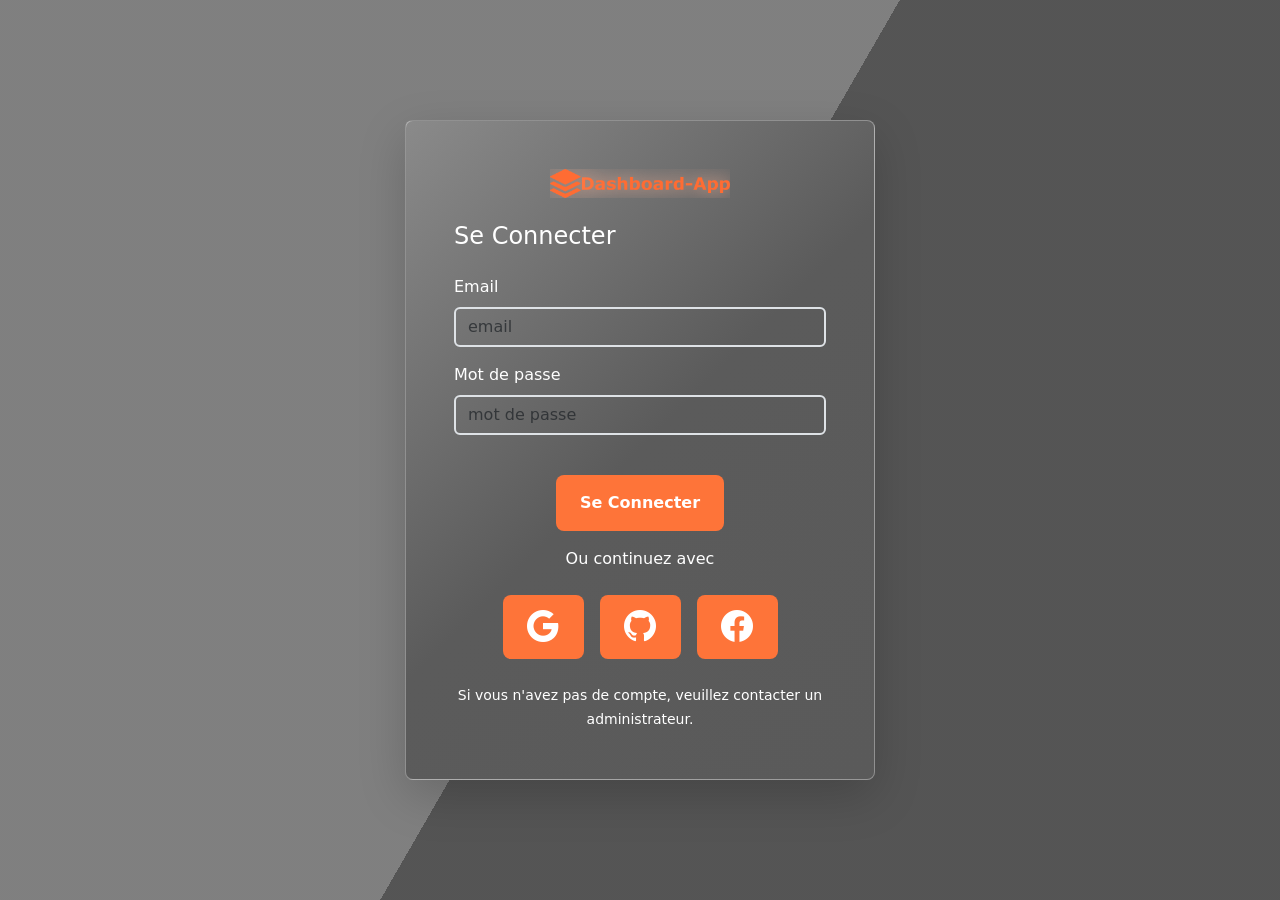
<file: index.html>
<!DOCTYPE html>
<html lang="en">

<head>
    <meta charset="UTF-8">
    <meta name="viewport" content="width=device-width, initial-scale=1.0">
    <title></title>
    <link rel="stylesheet" href="./style.css">
    <link href="https://cdn.jsdelivr.net/npm/bootstrap@5.0.2/dist/css/bootstrap.min.css" rel="stylesheet"
        integrity="sha384-EVSTQN3/azprG1Anm3QDgpJLIm9Nao0Yz1ztcQTwFspd3yD65VohhpuuCOmLASjC" crossorigin="anonymous">
    <link rel="stylesheet" href="https://cdn.jsdelivr.net/npm/bootstrap-icons@1.13.1/font/bootstrap-icons.min.css">
</head>

<body>
    <!-- carroussels-->
    <div class="bg"></div>
    <div class="bg bg2"></div>
    <div class="bg bg3"></div>
    <!-- carroussels-->



    <div class="container-fluid px-3">
        <div class="row justify-content-center align-items-center hauteur">

            <div class="col-12 d-flex justify-content-center">

                <form action="" class="blanche form-taille rounded-3 p-4 p-md-5 shadow-lg">

                    <div class="mb-4 text-center">
                        <img src="./Assets/Logo (1).png" alt="Logo" class="img-fluid" style="max-width: 180px;">
                    </div>

                    <h4 class="text-white text-start mb-4">
                        Se Connecter
                    </h4>

                    <div class="mb-3">
                        <label class="text-white mb-2">
                            Email
                        </label>
                        <input type="email" placeholder="email"
                            class="form-control bg-transparent text-white border border-2">
                    </div>

                    <div class="mb-4">
                        <label class="text-white mb-2">
                            Mot de passe
                        </label>
                        <input type="password" placeholder="mot de passe"
                            class="form-control bg-transparent text-white border border-2">
                    </div>

                    <div class="py-3 text-center emation"> <button
                            class="border border-0 py-3 px-0 rounded-3 bacground text-white fw-bold"><a
                                href="./dashboard.html" class="text-decoration-none text-white py-4 px-4 z-2">Se
                                Connecter</a></button> </div>

                    <div class="text-center">
                        <span class="text-white">
                            Ou continuez avec
                        </span>
                    </div>

                    <div class="row justify-content-center g-3 py-4">

                        <div class="col-4 col-md-3">
                            <div class="bacground rounded-3 text-center p-2 social-box">
                                <i class="bi bi-google fs-2 text-white"></i>
                            </div>
                        </div>

                        <div class="col-4 col-md-3">
                            <div class="bacground rounded-3 text-center p-2 social-box">
                                <i class="bi bi-github fs-2 text-white"></i>
                            </div>
                        </div>

                        <div class="col-4 col-md-3">
                            <div class="bacground rounded-3 text-center p-2 social-box">
                                <i class="bi bi-facebook fs-2 text-white"></i>
                            </div>
                        </div>

                    </div>

                    <div class="text-center">
                        <a href="#" class="text-decoration-none text-white small">
                            Si vous n'avez pas de compte, veuillez contacter un administrateur.
                        </a>
                    </div>

                </form>

            </div>

        </div>
    </div>








    <script src="https://cdn.jsdelivr.net/npm/bootstrap@5.0.2/dist/js/bootstrap.bundle.min.js"
        integrity="sha384-MrcW6ZMFYlzcLA8Nl+NtUVF0sA7MsXsP1UyJoMp4YLEuNSfAP+JcXn/tWtIaxVXM"
        crossorigin="anonymous"></script>
</body>

</html>
</file>
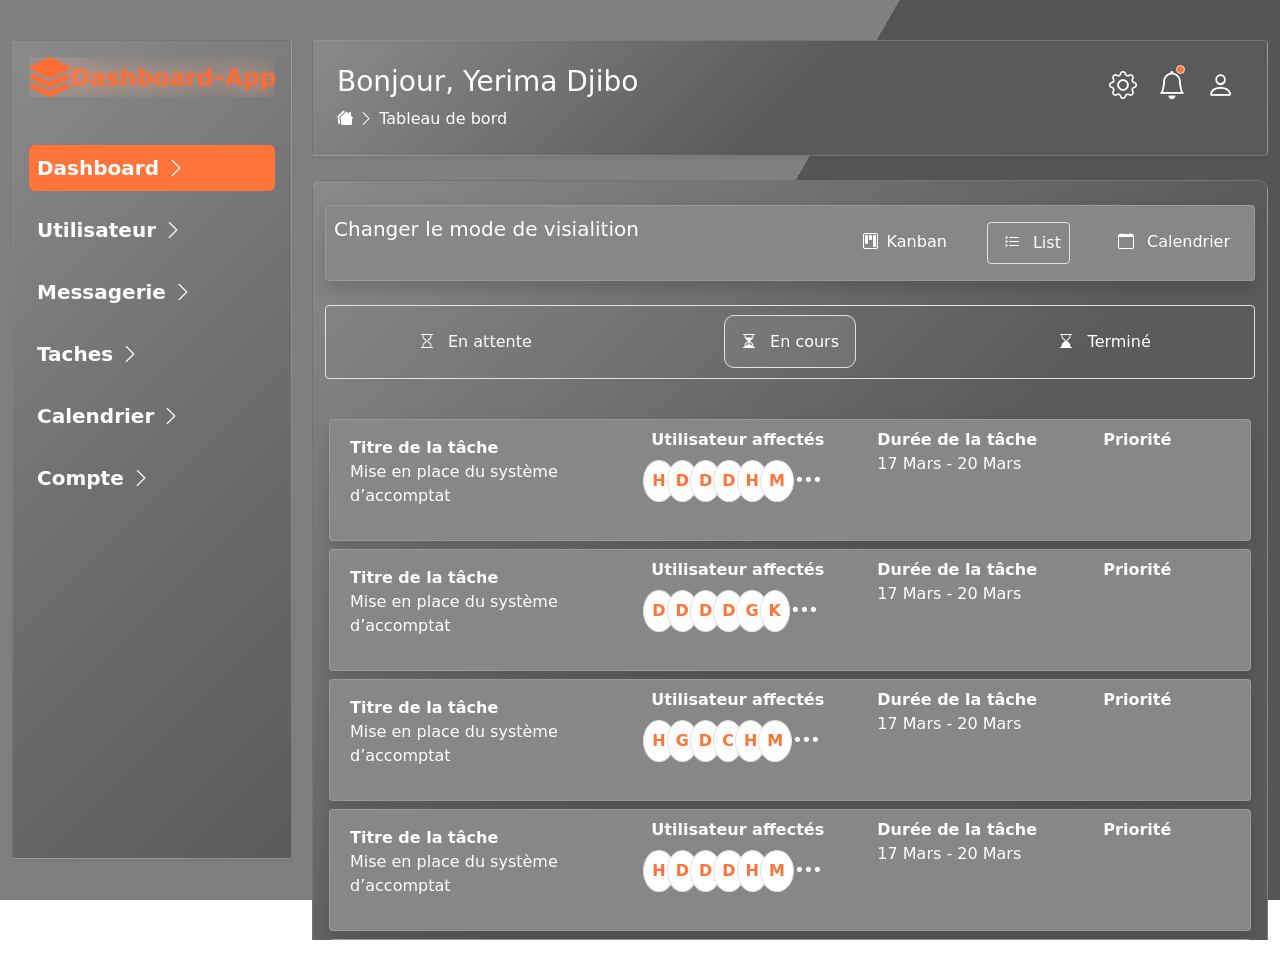
<file: attente.html>
<!DOCTYPE html>
<html lang="en">

<head>
    <meta charset="UTF-8">
    <meta name="viewport" content="width=device-width, initial-scale=1.0">
    <title>Dashboard</title>

    <link rel="stylesheet" href="./style.css">

    <link href="https://cdn.jsdelivr.net/npm/bootstrap@5.0.2/dist/css/bootstrap.min.css" rel="stylesheet"
        integrity="sha384-EVSTQN3/azprG1Anm3QDgpJLIm9Nao0Yz1ztcQTwFspd3yD65VohhpuuCOmLASjC" crossorigin="anonymous">

    <link rel="stylesheet" href="https://cdn.jsdelivr.net/npm/bootstrap-icons@1.13.1/font/bootstrap-icons.min.css">
</head>

<body>

    <!-- carroussels-->
    <div class="bg"></div>
    <div class="bg bg2"></div>
    <div class="bg bg3"></div>
    <!-- carroussels-->



    <div class="container-fluid py-3">

        <nav class="navbar navbar-dark rounded-3 px-3 py-2 d-lg-none mb-3 shadow-lg">
            <button class="btn text-white" type="button" data-bs-toggle="offcanvas" data-bs-target="#sidebarMenu">
                <i class="bi bi-list fs-2"></i>
            </button>

            <img src="./Assets/Logo (1).png" class="img-fluid" />
        </nav>

        <div class="d-flex gap-3 mt-4">

            <!-- SIDEBAR DESKTOP -->
            <aside class="sidebar d-none d-lg-flex flex-column text-white p-3 rounded-1 shadow-sm   position-fixed">

                <div class="mb-4">
                    <img src="./Assets/Logo (1).png" alt="" class="img-fluid">
                </div>

                <div class="d-flex flex-column py-2">

                    <a href="./dashboard.html"
                        class="lienhover text-decoration-none p-2 rounded-2 text-white fw-bolder fs-5 active mt-3">
                        Dashboard
                        <i class="bi bi-chevron-right"></i>
                    </a>

                    <a href="./utilisateur.html"
                        class="lienhover text-decoration-none p-2 rounded-2 text-white fw-bolder fs-5 mt-3">
                        Utilisateur
                        <i class="bi bi-chevron-right"></i>
                    </a>

                    <a href="./messagerie.html"
                        class="lienhover text-decoration-none p-2 rounded-2 text-white fw-bolder fs-5 mt-3">
                        Messagerie
                        <i class="bi bi-chevron-right"></i>
                    </a>

                    <a href="./tache.html"
                        class="lienhover text-decoration-none p-2 rounded-2 text-white fw-bolder fs-5 mt-3">
                        Taches
                        <i class="bi bi-chevron-right"></i>
                    </a>

                    <a href="#"
                        class="lienhover text-decoration-none p-2 rounded-2 text-white fw-bolder fs-5 mt-3">
                        Calendrier
                        <i class="bi bi-chevron-right"></i>
                    </a>

                    <a href="./compte.html"
                        class="lienhover text-decoration-none p-2 rounded-2 text-white fw-bolder fs-5 mt-3">
                        Compte
                        <i class="bi bi-chevron-right"></i>
                    </a>

                </div>

            

            </aside>
                <!-- sidebar tablette -->
                <div class="offcanvas offcanvas-start text-white sidebar d-lg-none" tabindex="-1" id="sidebarMenu">

                    <div class="offcanvas-header border-bottom">

                        <div class="d-flex align-items-center gap-2">
                            <i class="bi bi-stack fs-3"></i>
                            <h4 class="m-0">Dashboard</h4>
                        </div>

                        <button type="button" class="btn-close btn-close-white" data-bs-dismiss="offcanvas">
                        </button>

                    </div>

                    <div class="offcanvas-body d-flex flex-column">

                        <a href="./dashboard.html"
                            class="lienhover text-decoration-none p-2 rounded-2 text-white fw-bolder fs-5 active mt-3">
                            Dashboard
                            <i class="bi bi-chevron-right"></i>
                        </a>

                        <a href="./utilisateur.html"
                            class="lienhover text-decoration-none p-2 rounded-2 text-white fw-bolder fs-5 mt-3">
                            Utilisateur
                            <i class="bi bi-chevron-right"></i>
                        </a>

                        <a href="./messagerie.html"
                            class="lienhover text-decoration-none p-2 rounded-2 text-white fw-bolder fs-5 mt-3">
                            Messagerie
                            <i class="bi bi-chevron-right"></i>
                        </a>

                        <a href="./tache.html"
                            class="lienhover text-decoration-none p-2 rounded-2 text-white fw-bolder fs-5 mt-3">
                            Taches
                            <i class="bi bi-chevron-right"></i>
                        </a>

                        <a href="./calendrier.html"
                            class="lienhover text-decoration-none p-2 rounded-2 text-white fw-bolder fs-5 mt-3">
                            Calendrier
                            <i class="bi bi-chevron-right"></i>
                        </a>

                        <a href="./compte.html"
                            class="lienhover text-decoration-none p-2 rounded-2 text-white fw-bolder fs-5 mt-3">
                            Compte
                            <i class="bi bi-chevron-right"></i>
                        </a>

                    </div>

                </div>





   <main class="main-content  ">

                <div class="couleurunique shadow-sm text-white p-4 d-flex justify-content-between  rounded-1">
                    <div>
                        <h3>Bonjour, Yerima Djibo</h3>
                        <div>
                            <i class="bi bi-houses-fill"></i>
                            <i class="bi bi-chevron-right"></i>
                            <span>Tableau de bord</span>

                        </div>
                    </div>
                    <div>
                        <i class="bi bi-gear fs-3 m-2"></i>
                        <i class="bi bi-bell fs-3 m-2 position-relative"><span
                                class="vide border rounded-circle position-absolute"></span></i>
                        <i class="bi bi-person fs-3 m-2"></i>
                    </div>

                </div>



                <div class="container-fluid couleurunique mt-4 py-4">
                    <div class="moinfoncé p-2 rounded-1 shadow d-flex justify-content-between">
                        <div class="text-white fs-5">
                            <p>Changer le mode de visialition</p>
                        </div>
                        <div class="text-white d-flex gap-3 ">
                            <div class="m-2  p-2 rounded-1 ">
                                <a href="./kanban.html" class="text-decoration-none text-white"> <i
                                        class="bi bi-kanban m-2"></i>Kanban

                                </a>

                            </div>
                            <div class="m-2 border p-2 rounded-1 mode-active ">
                                <a href="./tache.html" class="text-decoration-none text-white"> <i class="bi bi-list-task m-2"></i>
                                    List</a>

                            </div>
                            <div class="m-2  p-2 rounded-1">
                                <i class="bi bi-calendar m-2"></i>
                                Calendrier
                            </div>
                        </div>

                    </div>


                    <div class=" mt-4 border text-center py-4 rounded-1">
                        <div class="row g-3">

                            <div class="col-12 col-md-4 ">
                                <a href="./tache.html" class="text-decoration-none text-white  p-2 rounded-1">
                                    <i class="bi bi-hourglass me-2"></i>
                                    En attente
                                </a>
                            </div>

                            <div class="col-12 col-md-4 ">
                                <a href="./attente.html" class="text-decoration-none text-white  p-3 mode-active border recp"> <i class="bi bi-hourglass-split me-2"></i>
                                    En cours</a>

                            </div>

                            <div class="col-12 col-md-4 ">
                                <a href="./termine.html" class="text-decoration-none text-white  p-2 rounded-1"> <i class="bi bi-hourglass-bottom me-2"></i>
                                    Terminé</a>

                            </div>

                        </div>

                    </div>


                    <div class=" mt-4 p-3">
                        <div class="row p-2 moinfoncé shadow rounded-1 text-white ">
                            <div class="col-12 col-lg-4 py-2">
                                <span class="fw-bolder">Titre de la tâche</span>
                                <p>Mise en place du système d’accomptat</p>
                            </div>
                            
                            <div class="col-12 col-lg-3">
                                <span class="fw-bolder">Utilisateur affectés</span>
                                  <div class="d-flex py-2">
                                    <div class="border p-2 px-2 text-start rounded-circle bg-white colororange fw-bold bull">H</div>
                                    <div class="border p-2 px-2 text-start rounded-circle bg-white colororange fw-bold bull">D</div>
                                    <div class="border p-2 px-2 text-start rounded-circle bg-white colororange fw-bold bull">D</div>
                                    <div class="border p-2 px-2 text-start rounded-circle bg-white colororange fw-bold bull">D</div>
                                    <div class="border p-2 px-2 text-start rounded-circle bg-white colororange fw-bold bull">H</div>
                                    <div class="border p-2 px-2 text-start rounded-circle bg-white colororange fw-bold bull">M</div>
                                     <i class="bi bi-three-dots fs-3"></i>
                                </div>

                            </div>
                            <div class="col-12 col-lg-3" >
                                <span class="fw-bolder">Durée de la tâche</span>
                                <p> 17 Mars - 20 Mars</p>
                            </div>
                            <div class="col-12 col-lg-2">
                                <span class="fw-bolder">Priorité</span>

                            </div>
                        </div>
                        <div class="row p-2 moinfoncé shadow rounded-1 text-white mt-2">
                            <div class="col-12 col-lg-4 py-2">
                                <span class="fw-bolder">Titre de la tâche</span>
                                <p>Mise en place du système d’accomptat</p>
                            </div>
                            
                            <div class="col-12 col-lg-3">
                                <span class="fw-bolder">Utilisateur affectés</span>
                                  <div class="d-flex py-2">
                                    <div class="border p-2 px-2 text-start rounded-circle bg-white colororange fw-bold bull">D</div>
                                    <div class="border p-2 px-2 text-start rounded-circle bg-white colororange fw-bold bull">D</div>
                                    <div class="border p-2 px-2 text-start rounded-circle bg-white colororange fw-bold bull">D</div>
                                    <div class="border p-2 px-2 text-start rounded-circle bg-white colororange fw-bold bull">D</div>
                                    <div class="border p-2 px-2 text-start rounded-circle bg-white colororange fw-bold bull">G</div>
                                    <div class="border p-2 px-2 text-start rounded-circle bg-white colororange fw-bold bull">K</div>
                                     <i class="bi bi-three-dots fs-3"></i>
                                </div>

                            </div>
                            <div class="col-12 col-lg-3" >
                                <span class="fw-bolder">Durée de la tâche</span>
                                <p> 17 Mars - 20 Mars</p>
                            </div>
                            <div class="col-12 col-lg-2">
                                <span class="fw-bolder">Priorité</span>

                            </div>
                        </div>
                        <div class="row p-2 moinfoncé shadow rounded-1 text-white mt-2">
                            <div class="col-12 col-lg-4 py-2">
                                <span class="fw-bolder">Titre de la tâche</span>
                                <p>Mise en place du système d’accomptat</p>
                            </div>
                            
                            <div class="col-12 col-lg-3">
                                <span class="fw-bolder">Utilisateur affectés</span>
                                  <div class="d-flex py-2">
                                    <div class="border p-2 px-2 text-start rounded-circle bg-white colororange fw-bold bull">H</div>
                                    <div class="border p-2 px-2 text-start rounded-circle bg-white colororange fw-bold bull">G</div>
                                    <div class="border p-2 px-2 text-start rounded-circle bg-white colororange fw-bold bull">D</div>
                                    <div class="border p-2 px-2 text-start rounded-circle bg-white colororange fw-bold bull">C</div>
                                    <div class="border p-2 px-2 text-start rounded-circle bg-white colororange fw-bold bull">H</div>
                                    <div class="border p-2 px-2 text-start rounded-circle bg-white colororange fw-bold bull">M</div>
                                     <i class="bi bi-three-dots fs-3"></i>
                                </div>

                            </div>
                            <div class="col-12 col-lg-3" >
                                <span class="fw-bolder">Durée de la tâche</span>
                                <p> 17 Mars - 20 Mars</p>
                            </div>
                            <div class="col-12 col-lg-2">
                                <span class="fw-bolder">Priorité</span>

                            </div>
                        </div>
                   
                    
                        <div class="row p-2 moinfoncé shadow rounded-1 text-white mt-2">
                            <div class="col-12 col-lg-4 py-2">
                                <span class="fw-bolder">Titre de la tâche</span>
                                <p>Mise en place du système d’accomptat</p>
                            </div>
                            
                            <div class="col-12 col-lg-3">
                                <span class="fw-bolder">Utilisateur affectés</span>
                                  <div class="d-flex py-2">
                                    <div class="border p-2 px-2 text-start rounded-circle bg-white colororange fw-bold bull">H</div>
                                    <div class="border p-2 px-2 text-start rounded-circle bg-white colororange fw-bold bull">D</div>
                                    <div class="border p-2 px-2 text-start rounded-circle bg-white colororange fw-bold bull">D</div>
                                    <div class="border p-2 px-2 text-start rounded-circle bg-white colororange fw-bold bull">D</div>
                                    <div class="border p-2 px-2 text-start rounded-circle bg-white colororange fw-bold bull">H</div>
                                    <div class="border p-2 px-2 text-start rounded-circle bg-white colororange fw-bold bull">M</div>
                                     <i class="bi bi-three-dots fs-3"></i>
                                </div>

                            </div>
                            <div class="col-12 col-lg-3" >
                                <span class="fw-bolder">Durée de la tâche</span>
                                <p> 17 Mars - 20 Mars</p>
                            </div>
                            <div class="col-12 col-lg-2">
                                <span class="fw-bolder">Priorité</span>

                            </div>
                        </div>
                        <div class="row p-2 moinfoncé shadow rounded-1 text-white mt-2">
                            <div class="col-12 col-lg-4 py-2">
                                <span class="fw-bolder">Titre de la tâche</span>
                                <p>Mise en place du système d’accomptat</p>
                            </div>
                            
                            <div class="col-12 col-lg-3">
                                <span class="fw-bolder">Utilisateur affectés</span>
                                  <div class="d-flex py-2">
                                    <div class="border p-2 px-2 text-start rounded-circle bg-white colororange fw-bold bull">H</div>
                                    <div class="border p-2 px-2 text-start rounded-circle bg-white colororange fw-bold bull">D</div>
                                    <div class="border p-2 px-2 text-start rounded-circle bg-white colororange fw-bold bull">D</div>
                                    <div class="border p-2 px-2 text-start rounded-circle bg-white colororange fw-bold bull">D</div>
                                    <div class="border p-2 px-2 text-start rounded-circle bg-white colororange fw-bold bull">H</div>
                                    <div class="border p-2 px-2 text-start rounded-circle bg-white colororange fw-bold bull">M</div>
                                     <i class="bi bi-three-dots fs-3"></i>
                                </div>

                            </div>
                            <div class="col-12 col-lg-3" >
                                <span class="fw-bolder">Durée de la tâche</span>
                                <p> 17 Mars - 20 Mars</p>
                            </div>
                            <div class="col-12 col-lg-2">
                                <span class="fw-bolder">Priorité</span>

                            </div>
                        </div>

                    </div>



                </div>




            </main>
        </div>

    </div>




    <script src="https://cdn.jsdelivr.net/npm/bootstrap@5.0.2/dist/js/bootstrap.bundle.min.js"
        integrity="sha384-MrcW6ZMFYlzcLA8Nl+NtUVF0sA7MsXsP1UyJoMp4YLEuNSfAP+JcXn/tWtIaxVXM"
        crossorigin="anonymous"></script>

</body>

</html>
</file>
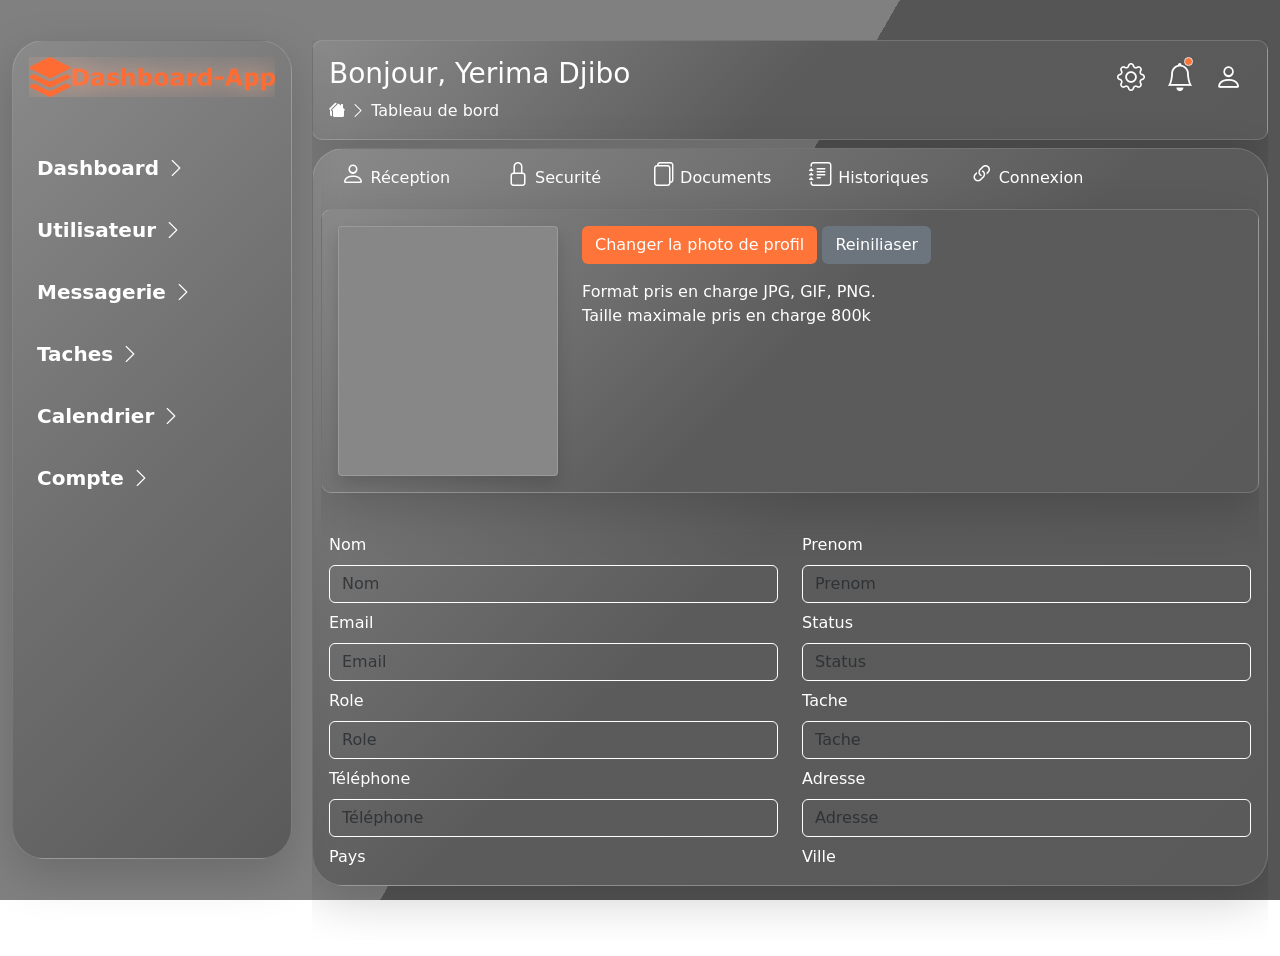
<file: compte.html>
<!DOCTYPE html>
<html lang="en">

<head>
    <meta charset="UTF-8">
    <meta name="viewport" content="width=device-width, initial-scale=1.0">
    <title>Dashboard</title>

    <link rel="stylesheet" href="./style.css">

    <link href="https://cdn.jsdelivr.net/npm/bootstrap@5.0.2/dist/css/bootstrap.min.css" rel="stylesheet"
        integrity="sha384-EVSTQN3/azprG1Anm3QDgpJLIm9Nao0Yz1ztcQTwFspd3yD65VohhpuuCOmLASjC" crossorigin="anonymous">

    <link rel="stylesheet" href="https://cdn.jsdelivr.net/npm/bootstrap-icons@1.13.1/font/bootstrap-icons.min.css">
</head>

<body>

    <!-- carroussels-->
    <div class="bg"></div>
    <div class="bg bg2"></div>
    <div class="bg bg3"></div>
    <!-- carroussels-->



    <div class="container-fluid py-3">

        <nav class="navbar navbar-dark rounded-3 px-3 py-2 d-lg-none mb-3 shadow-lg">
            <button class="btn text-white" type="button" data-bs-toggle="offcanvas" data-bs-target="#sidebarMenu">
                <i class="bi bi-list fs-2"></i>
            </button>

            <img src="./Assets/Logo (1).png" class="img-fluid petite" />
        </nav>

        <div class="d-flex gap-3 mt-4">

            <aside class="sidebar d-none d-lg-flex flex-column text-white p-3 rounded-5 shadow-lg   position-fixed">

                <div class="mb-4">
                    <img src="./Assets/Logo (1).png" alt="" class="img-fluid">
                </div>

                <div class="d-flex flex-column py-2">

                    <a href="./dashboard.html"
                        class="lienhover text-decoration-none p-2 rounded-2 text-white fw-bolder fs-5  mt-3">
                        Dashboard
                        <i class="bi bi-chevron-right"></i>
                    </a>

                    <a href="./utilisateur.html"
                        class="lienhover text-decoration-none p-2 rounded-2 text-white fw-bolder fs-5 mt-3 ">
                        Utilisateur
                        <i class="bi bi-chevron-right"></i>
                    </a>

                    <a href="./messagerie.html"
                        class="lienhover text-decoration-none p-2 rounded-2 text-white fw-bolder fs-5 mt-3">
                        Messagerie
                        <i class="bi bi-chevron-right"></i>
                    </a>

                    <a href="./tache.html"
                        class="lienhover text-decoration-none p-2 rounded-2 text-white fw-bolder fs-5 mt-3">
                        Taches
                        <i class="bi bi-chevron-right"></i>
                    </a>

                    <a href="#" class="lienhover text-decoration-none p-2 rounded-2 text-white fw-bolder fs-5 mt-3">
                        Calendrier
                        <i class="bi bi-chevron-right"></i>
                    </a>

                    <a href="./compte.html"
                        class="lienhover text-decoration-none p-2 rounded-2 text-white fw-bolder fs-5 mt-3 active">
                        Compte
                        <i class="bi bi-chevron-right"></i>
                    </a>

                </div>



            </aside>
            <div class="offcanvas offcanvas-start text-white sidebar d-lg-none" tabindex="-1" id="sidebarMenu">

                <div class="offcanvas-header border-bottom">

                    <div class="d-flex align-items-center gap-2">
                        <i class="bi bi-stack fs-3"></i>
                        <h4 class="m-0">Dashboard</h4>
                    </div>

                    <button type="button" class="btn-close btn-close-white" data-bs-dismiss="offcanvas">
                    </button>

                </div>

                <div class="offcanvas-body d-flex flex-column">

                    <a href="./dashboard.html"
                        class="lienhover text-decoration-none p-2 rounded-2 text-white fw-bolder fs-5 active mt-3">
                        Dashboard
                        <i class="bi bi-chevron-right"></i>
                    </a>

                    <a href="./utilisateur.html"
                        class="lienhover text-decoration-none p-2 rounded-2 text-white fw-bolder fs-5 mt-3">
                        Utilisateur
                        <i class="bi bi-chevron-right"></i>
                    </a>

                    <a href="./messagerie.html"
                        class="lienhover text-decoration-none p-2 rounded-2 text-white fw-bolder fs-5 mt-3">
                        Messagerie
                        <i class="bi bi-chevron-right"></i>
                    </a>

                    <a href="./tache.html"
                        class="lienhover text-decoration-none p-2 rounded-2 text-white fw-bolder fs-5 mt-3">
                        Taches
                        <i class="bi bi-chevron-right"></i>
                    </a>

                    <a href="./calendrier.html"
                        class="lienhover text-decoration-none p-2 rounded-2 text-white fw-bolder fs-5 mt-3">
                        Calendrier
                        <i class="bi bi-chevron-right"></i>
                    </a>

                    <a href="./compte.html"
                        class="lienhover text-decoration-none p-2 rounded-2 text-white fw-bolder fs-5 mt-3">
                        Compte
                        <i class="bi bi-chevron-right"></i>
                    </a>

                </div>

            </div>





        </div>

        <main class="main-content  ">
            <div class="couleurunique shadow-lg text-white p-3 d-flex justify-content-between   ">
                <div>
                    <h3 class="grandeur">Bonjour, Yerima Djibo</h3>
                    <div>
                        <i class="bi bi-houses-fill tableau"></i>
                        <i class="bi bi-chevron-right tableau"></i>
                        <span class=" tableau">Tableau de bord</span>

                    </div>
                </div>
                <div>
                    <i class="bi bi-gear fs-3 m-2"></i>
                    <i class="bi bi-bell fs-3 m-2 position-relative"><span
                            class="vide border rounded-circle position-absolute"></span></i>
                    <i class="bi bi-person fs-3 m-2"></i>
                </div>

            </div>

            <div class="p-2 couleurunique rounded-5 shadow-lg mt-2">
                <div class="scrollspy-example" data-bs-spy="scroll" data-bs-target="#navbar-profil"
                    data-bs-smooth-scroll="true" tabindex="0" style="min-height: 80vh; overflow-y:auto;">

                    <div class="row text-center g-2">

                        <div class="col-12 col-md-4 col-lg-2">
                            <a class="nav-link text-white rounded-1" href="#reception">
                                <i class="bi bi-person fs-4"></i> Réception
                            </a>
                        </div>

                        <div class="col-12 col-md-4 col-lg-2">
                            <a class="nav-link text-white rounded-1" href="#securite">
                                <i class="bi bi-lock fs-4"></i> Securité
                            </a>
                        </div>

                        <div class="col-12 col-md-4 col-lg-2">
                            <a class="nav-link text-white rounded-1" href="#documents">
                                <i class="bi bi-files fs-4"></i> Documents
                            </a>
                        </div>

                        <div class="col-12 col-md-4 col-lg-2">
                            <a class="nav-link text-white rounded-1" href="#historiques">
                                <i class="bi bi-journal-text fs-4"></i> Historiques
                            </a>
                        </div>

                        <div class="col-12 col-md-4 col-lg-2">
                            <a class="nav-link text-white rounded-1" href="#connexion">
                                <i class="bi bi-link-45deg fs-4"></i> Connexion
                            </a>
                        </div>

                    </div>




                    <div id="reception" class="mt-0 ">

                        <div class="mt-3 couleurunique p-3  shadow-lg ">

                            <div class="d-flex gap-4 flex-wrap">

                                <div class="shadow profil py-5 moinfoncé rounded-1"></div>

                                <div class="text-white">

                                    <div>
                                        <button type="button" class="btn text-white bacground">
                                            Changer la photo de profil
                                        </button>
                                        <button type="button" class="btn text-white bg-secondary">
                                            Reiniliaser
                                        </button>
                                    </div>

                                    <div class="mt-3">
                                        <p class="mb-0">Format pris en charge JPG, GIF, PNG.</p>
                                        <p class="mb-0">Taille maximale pris en charge 800k</p>
                                    </div>

                                </div>
                            </div>
                        </div>

                    </div>
                    <div class="mt-2  ">
                        <div id="securite" class="p-2 ">

                            <form class="mt-4 ">

                                <div class="row">

                                    <div class="col-12 col-md-6">
                                        <label class="form-label text-white">Nom</label>
                                        <input type="text" placeholder="Nom"
                                            class="form-control bg-transparent border-white text-white">
                                    </div>

                                    <div class="col-12 col-md-6">
                                        <label class="form-label text-white">Prenom</label>
                                        <input type="text" placeholder="Prenom"
                                            class="form-control bg-transparent border-white text-white">
                                    </div>

                                    <div class="col-12 col-md-6 mt-2">
                                        <label class="form-label text-white">Email</label>
                                        <input type="email" placeholder="Email"
                                            class="form-control bg-transparent border-white text-white">
                                    </div>

                                    <div class="col-12 col-md-6 mt-2">
                                        <label class="form-label text-white">Status</label>
                                        <input type="text" placeholder="Status"
                                            class="form-control bg-transparent border-white text-white">
                                    </div>

                                    <div class="col-12 col-md-6 mt-2">
                                        <label class="form-label text-white">Role</label>
                                        <input type="text" placeholder="Role"
                                            class="form-control bg-transparent border-white text-white">
                                    </div>

                                    <div class="col-12 col-md-6 mt-2">
                                        <label class="form-label text-white">Tache</label>
                                        <input type="text" placeholder="Tache"
                                            class="form-control bg-transparent border-white text-white">
                                    </div>

                                    <div class="col-12 col-md-6 mt-2">
                                        <label class="form-label text-white">Téléphone</label>
                                        <input type="tel" placeholder="Téléphone"
                                            class="form-control bg-transparent border-white text-white">
                                    </div>

                                    <div class="col-12 col-md-6 mt-2">
                                        <label class="form-label text-white">Adresse</label>
                                        <input type="text" placeholder="Adresse"
                                            class="form-control bg-transparent border-white text-white">
                                    </div>

                                    <div class="col-12 col-md-6 mt-2">
                                        <label class="form-label text-white">Pays</label>
                                        <input type="text" placeholder="Pays"
                                            class="form-control bg-transparent border-white text-white">
                                    </div>

                                    <div class="col-12 col-md-6 mt-2">
                                        <label class="form-label text-white">Ville</label>
                                        <input type="text" placeholder="Ville"
                                            class="form-control bg-transparent border-white text-white">
                                    </div>

                                    <div class="col-12 col-md-6 mt-2">
                                        <label class="form-label text-white">Boite postale</label>
                                        <input type="text" placeholder="Boite postale"
                                            class="form-control bg-transparent border-white text-white">
                                    </div>

                                    <div class="col-12 col-md-6 mt-2">
                                        <label class="form-label text-white">Langue</label>
                                        <input type="text" placeholder="Langue"
                                            class="form-control bg-transparent border-white text-white">
                                    </div>

                                </div>

                                <div class="mt-3">
                                    <button type="button" class="btn text-white bacground">
                                        Sauvegarder les changements
                                    </button>
                                    <button type="button" class="btn text-white bg-secondary">
                                        Annuler
                                    </button>
                                </div>

                            </form>

                        </div>



                        <div id="historiques" class="mb-5">

                            <div class="mt-4 p-4 rounded-1 moinfoncé shadow-lg text-white">

                                <span>Supprimez le compte</span>

                                <div class="mt-2 rounded-1 py-3 p-2 orange-div">
                                    <p class="mb-0">Êtes-vous sûr ? de vouloir supprimez ce compte</p>
                                    <span>une fois supprimer vous ne pouvez plus recuperez ce compte</span>
                                </div>

                                <div class="mt-2">
                                    <input type="checkbox">
                                    <label>Je confirme la suppression</label>
                                </div>

                            </div>

                        </div>
                    </div>




                </div>
            </div>

    </div>



    </main>

    </div>




    <script src="https://cdn.jsdelivr.net/npm/bootstrap@5.0.2/dist/js/bootstrap.bundle.min.js"
        integrity="sha384-MrcW6ZMFYlzcLA8Nl+NtUVF0sA7MsXsP1UyJoMp4YLEuNSfAP+JcXn/tWtIaxVXM"
        crossorigin="anonymous"></script>

</body>

</html>
</file>
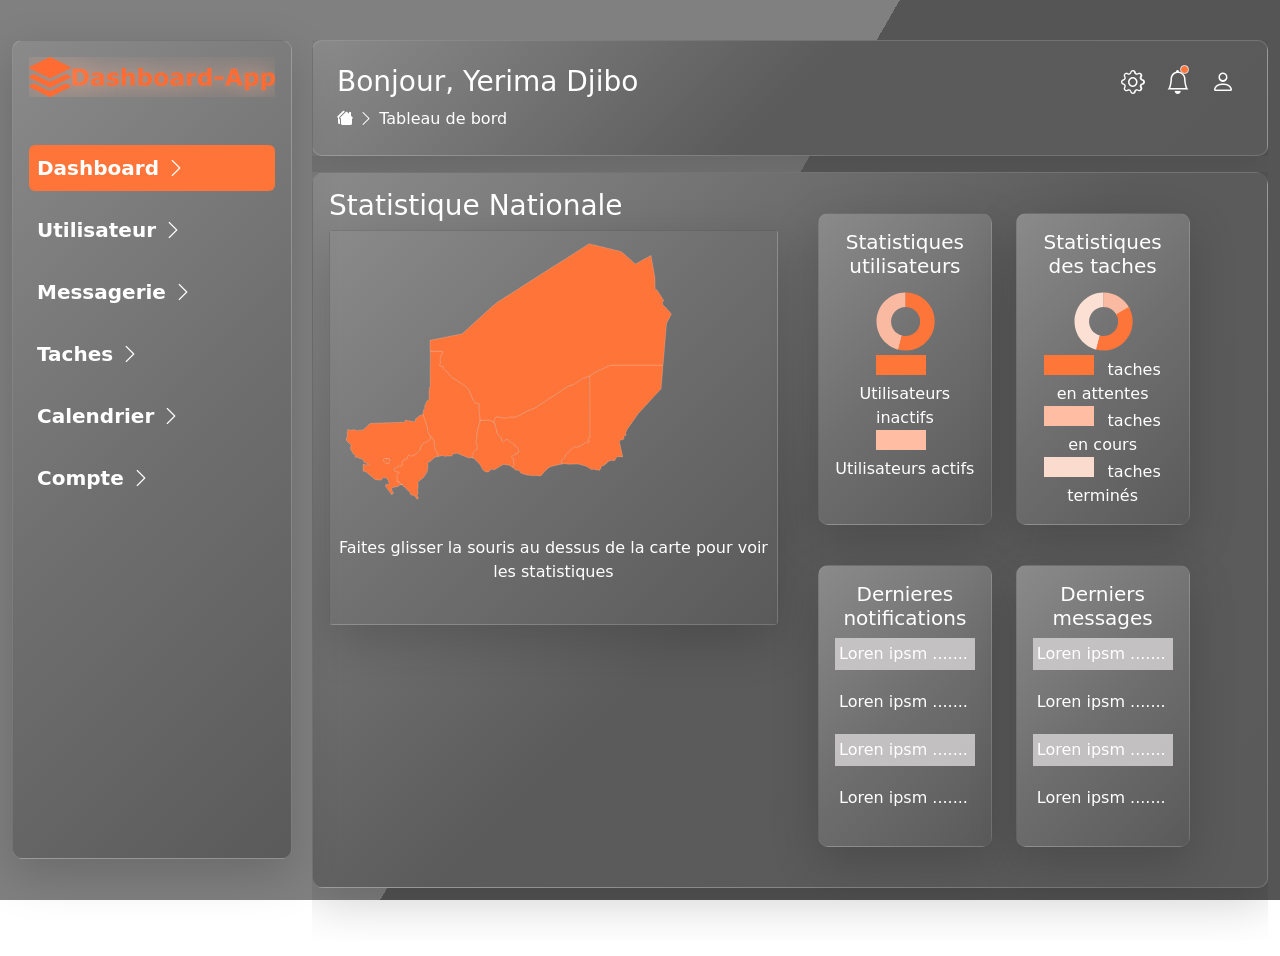
<file: dashboard.html>
<!DOCTYPE html>
<html lang="en">

<head>
    <meta charset="UTF-8">
    <meta name="viewport" content="width=device-width, initial-scale=1.0">
    <title>Dashboard</title>

    <link rel="stylesheet" href="./style.css">

    <link href="https://cdn.jsdelivr.net/npm/bootstrap@5.0.2/dist/css/bootstrap.min.css" rel="stylesheet"
        integrity="sha384-EVSTQN3/azprG1Anm3QDgpJLIm9Nao0Yz1ztcQTwFspd3yD65VohhpuuCOmLASjC" crossorigin="anonymous">

    <link rel="stylesheet" href="https://cdn.jsdelivr.net/npm/bootstrap-icons@1.13.1/font/bootstrap-icons.min.css">
</head>

<body>

    <!-- carroussels-->
    <div class="bg"></div>
    <div class="bg bg2"></div>
    <div class="bg bg3"></div>
    <!-- carroussels-->



    <div class="container-fluid py-3">

        <nav class="navbar navbar-dark rounded-3 px-3 py-2 d-lg-none mb-3 shadow-lg">
            <button class="btn text-white" type="button" data-bs-toggle="offcanvas" data-bs-target="#sidebarMenu">
                <i class="bi bi-list fs-2"></i>
            </button>

            <img src="./Assets/Logo (1).png" class="img-fluid petite" />
        </nav>

        <div class="d-flex gap-3 mt-4">

            <!-- SIDEBAR DESKTOP -->
            <aside class="sidebar d-none d-lg-flex flex-column text-white p-3  shadow-lg   position-fixed">

                <div class="mb-4">
                    <img src="./Assets/Logo (1).png" alt="" class="img-fluid">
                </div>

                <div class="d-flex flex-column py-2">

                    <a href="./dashboard.html"
                        class="lienhover text-decoration-none p-2 rounded-2 text-white fw-bolder fs-5 active mt-3">
                        Dashboard
                        <i class="bi bi-chevron-right"></i>
                    </a>

                    <a href="./utilisateur.html"
                        class="lienhover text-decoration-none p-2 rounded-2 text-white fw-bolder fs-5 mt-3">
                        Utilisateur
                        <i class="bi bi-chevron-right"></i>
                    </a>

                    <a href="./messagerie.html"
                        class="lienhover text-decoration-none p-2 rounded-2 text-white fw-bolder fs-5 mt-3">
                        Messagerie
                        <i class="bi bi-chevron-right"></i>
                    </a>

                    <a href="./tache.html"
                        class="lienhover text-decoration-none p-2 rounded-2 text-white fw-bolder fs-5 mt-3">
                        Taches
                        <i class="bi bi-chevron-right"></i>
                    </a>

                    <a href="#" class="lienhover text-decoration-none p-2 rounded-2 text-white fw-bolder fs-5 mt-3">
                        Calendrier
                        <i class="bi bi-chevron-right"></i>
                    </a>

                    <a href="./compte.html"
                        class="lienhover text-decoration-none p-2 rounded-2 text-white fw-bolder fs-5 mt-3">
                        Compte
                        <i class="bi bi-chevron-right"></i>
                    </a>

                </div>



            </aside>
            <!-- sidebar tablette -->
            <div class="offcanvas offcanvas-start text-white sidebar d-lg-none" tabindex="-1" id="sidebarMenu">

                <div class="offcanvas-header border-bottom">

                    <div class="d-flex align-items-center gap-2">
                        <i class="bi bi-stack fs-3"></i>
                        <h4 class="m-0">Dashboard</h4>
                    </div>

                    <button type="button" class="btn-close btn-close-white" data-bs-dismiss="offcanvas">
                    </button>

                </div>

                <div class="offcanvas-body d-flex flex-column">

                    <a href="./dashboard.html"
                        class="lienhover text-decoration-none p-2 rounded-2 text-white fw-bolder fs-5 active mt-3">
                        Dashboard
                        <i class="bi bi-chevron-right"></i>
                    </a>

                    <a href="./utilisateur.html"
                        class="lienhover text-decoration-none p-2 rounded-2 text-white fw-bolder fs-5 mt-3">
                        Utilisateur
                        <i class="bi bi-chevron-right"></i>
                    </a>

                    <a href="./messagerie.html"
                        class="lienhover text-decoration-none p-2 rounded-2 text-white fw-bolder fs-5 mt-3">
                        Messagerie
                        <i class="bi bi-chevron-right"></i>
                    </a>

                    <a href="./tache.html"
                        class="lienhover text-decoration-none p-2 rounded-2 text-white fw-bolder fs-5 mt-3">
                        Taches
                        <i class="bi bi-chevron-right"></i>
                    </a>

                    <a href="./calendrier.html"
                        class="lienhover text-decoration-none p-2 rounded-2 text-white fw-bolder fs-5 mt-3">
                        Calendrier
                        <i class="bi bi-chevron-right"></i>
                    </a>

                    <a href="./compte.html"
                        class="lienhover text-decoration-none p-2 rounded-2 text-white fw-bolder fs-5 mt-3">
                        Compte
                        <i class="bi bi-chevron-right"></i>
                    </a>

                </div>

            </div>
            <main class="main-content  ">
                <div class="couleurunique shadow-lg text-white p-4 d-flex justify-content-between py-4 ">
                    <div>
                        <h3 class="grandeur">Bonjour, Yerima Djibo</h3>
                        <div>
                            <i class="bi bi-houses-fill tableau "></i>
                            <i class="bi bi-chevron-right tableau"></i>
                            <span class="tableau" >Tableau de bord</span>

                        </div>
                    </div>
                    <div>
                        <i class="bi bi-gear fs-4 m-2 icons-petite "></i>
                        <i class="bi bi-bell fs-4 m-2 position-relative  icons-petite"><span
                                class="vide border rounded-circle position-absolute"></span></i>
                        <i class="bi bi-person fs-4 m-2  icons-petite"></i>
                    </div>

                </div>

                <!-- NAVBAR -->

                <nav id="navbar-example2" class="navbar couleurunique1 px-3  ">
                    <ul class="nav nav-pills gap-2">

                        <li class="nav-item">
                            <a class="nav-link active d-none" href="#scrollspyHeading1">Statistique Nationale</a>
                        </li>

                    </ul>
                </nav>


                <div data-bs-spy="scroll" data-bs-target="#navbar-example2" data-bs-smooth-scroll="true"
                    class="scrollspy-example   longeur" tabindex="0"
                    style="min-height:100vh ; overflow-y: scroll; border-radius: 13px; ">

                    <div id="scrollspyHeading1" >

                        <div
                            class="couleurunique shadow-lg  text-white p-3 d-flex justify-content-between  ">

                            <div class="row">

                                <div class="col-md-12 col-lg-6">

                                    <h3>Statistique Nationale</h3>
                                    <div class=" lienhover1 rounded-1 shadow-lg">
                                        <?xml version="1.0"?>

                                        <!--********* Copyright (c) 2024 Pareto Softare, LLC DBA Simplemaps.com ***************************************
                                                    ************* Free for Commercial Use, full terms at  https://simplemaps.com/resources/svg-license ************
                                                    ************* Attribution is appreciated! https://simplemaps.com *******************************************-->

                                        <svg baseprofile="tiny" fill="#FE7439" height="786" stroke="#ffffff"
                                            stroke-linecap="round" stroke-linejoin="round" stroke-width=".5"
                                            version="1.2" viewbox="0 0 1000 786" width="1000"
                                            xmlns="http://www.w3.org/2000/svg" class="drapeau">
                                            <g id="features">
                                                <path
                                                    d="M397.8 633.9l-3.1-0.7-1.1 0.2-3.3 1.9-0.6 0.2-0.4-0.2-0.3-0.3-0.6-0.3-16.2-6.5-16.3-6.5-1.9-0.4-8.5 1.5-1.6 0.8-0.6 0.9-1 2.2-0.8 0.9-1.7 1.3-0.7 0.3-2 0.3-8.2-0.3-5.8 1-3.4-0.2-1.3-0.6-1.3-1.2-1.3-0.6-1.8 0.2-11.5 2.8-3.3-10.3-5.4-9-0.3-0.8-2.3-20-0.5-2.3-4.4-9-1.3-1.5-3.9-2.5-8.1-13.6-0.5-1.2-0.1-2.6 0.2-8.3-12.8-36.8-0.1-0.1-0.4-0.7 0.7-1.8 0.5-2.3 0.5-5.8 0.4-1.1 0.9-1.4 3.3-3.3 0.1-0.2 0-0.2 0-0.3 0-0.1 0-0.1-0.1-0.1 0-0.1-0.7-1.7-0.2-1.7 0.2-1.6 5.1-12.7 0.9-1.4 1.1-1.2 1.4-1 2.5-1.3 0.8-0.8 0.4-1.4 0-6.6 0-5.2-0.1-8 0-3.8 0.2-0.5 0.7-1.2 0.3-0.7-0.3-5.9 0-1 0.4-1.1 0.4-0.2 0.2 0 0.4 0 0.8-0.6 0-0.1 0-6.2 0-3.8 0-7.4-0.1-7.5 0-7.4 0-7.5 0-7.4-0.1-7.5 0-4.2 0-1.7 0.4 0 0.2-0.1 0-2.2 0-2 0-4.5 0-4.4 0-4.3 0-4.5 0-4.2-0.1-4.6 0.1-4.3 0-3.8 0.1 0 30.2 0.4 5.4 1.6-7.5 15.8-0.5 1.5-0.1 0.4 0 0.4 0.1 0.7 0.2 1.4 0.3 0.9 0.2 0.7 0 0.3 0 0.4-0.1 0.3-0.4 1.3-0.1 0.3 0.6 7.2-0.1 0.8-1.7 2.7-0.4 0.7 0 0.8 0.1 0.3 0.2 0.6 0.3 0.7 0.5 1.1 0.9 0.4 1 0.2 6.1 0.5 0.8 0.3 0.4 0.8 1.2 6.1 0.4 0.9 0.8 0.8 10 8.4 7.6 10.4 1.3 1.2 1.2 1 30.7 19.4 12.9 9.8 5.1 5.8 0.2 0.4 12.6 30.4 0.2 0.6 0.9 1.8 0.4 0.4 0.3 0.4 3.9 3 0.8 0.5 0.4 0.1 8.9 2.4 1 0.5 0.2 0.8 0.1 1-1.3 9.7 3.4 34.1-8.1 30.1-0.1 1.2 0 1.1-3.4 27.9 0.2 1.9 0.3 1.5 1.8 4.3 0.2 0.6 0.2 1.4 0.4 1.6 0.2 0.6 0.1 2.9-0.5 6.3-0.3 1.1-0.2 0.2-0.8 0.5-0.5 0.2-1.9 0.4-0.3 0.1-0.3 0.1-0.3 0.2-0.6 0.7-0.6 0.5-3.7 2.6-0.8 0.8-0.5 0.7 0 0.9 0.7 3.1 0 1-0.7 1-1.8 1.9-0.8 0.9-0.2 1-0.1 1 0 3.3 0 1z"
                                                    id="NE5" name="Tahoua">
                                                </path>
                                                <path
                                                    d="M200.1 708.7l-1.2-0.5-2.1-1.2-1.2-0.3-1.3-0.6-0.6-1.3-0.2-1.7-0.1-1.4-0.1-0.9-0.4-0.5-0.5-0.2-0.6 0.1-0.2 0.3-0.3 0.4-0.1 0.4-0.1 0.4-0.2 0.4-0.3 0.1-0.3-0.2-0.1-0.1-2.3 0-0.2-0.6 0-1.6-0.2-0.7-0.2-1.1-0.3-4 0-1.6 0.3-1.3 0.2-1.2 0-0.7-0.1-0.7-1-3.8-0.1-0.7-0.1-0.7 0.1-0.8 0.1-0.3 0.2-0.4 0.4-0.4 0.8-0.8 0.9-0.6 1.3-0.7 0.3-0.1 2-1.7 0.9-0.6 0.2-0.3 0.1-0.5-0.3-1-0.6-0.4-0.9-0.3-8.8-0.9-0.3 0-0.1-0.1-3.5-8-0.1-0.4 0-0.3 0.1-0.4 0.2-0.4 0.4-0.6 0.7-0.8 0.6-0.5 0.7-0.4 0.5-0.1 0.4-0.1 0.3 0.1 1.4 0.3 0.6 0.1 0.8 0 0.3-0.1 0.6-0.2 0.6-0.2 0.3-0.2 5-3.9 1.9-0.5 0.8 0 1.2 0.2 0.2 0 0.2 0.1 0.7 0.5 0.6 0.2 0.4 0.1 0.3 0 0.4-0.3 0.4-0.3 1.1-1.7 0.8-2.4 0.6-2.7 0-0.4-0.1-0.3-0.5-1.1-0.1-0.3 0-0.3 0.1-0.7 0.4-1.3 0.3-1.3 0.1-1.2 0.2-0.3 0.2-0.3 1.2-0.4 1.6-0.3 0.9-0.3 0.5-0.7 1.2-2.8 0.4-0.7 0.6-0.3 0.3-0.1 4 0 1-0.1 0.8-0.2 0.4-0.9 0.3-0.9 1-5 0.7-1.6 1-1.8 0.6-0.6 0.8 0 0.9 0.3 5.9 2.5 0.9 0.3 0.6-0.1 9.6-4.2 1.9-1.1 10.6-9.9 1.1-1.4 0.4-1.2 2.1-9 0.3-0.9 0.2-0.6 1.7-2.4 7.9-6.8 0.8-0.4 0.9-0.4 0.6-0.1 0.8-0.1 1.5 0.1 0.5-0.1 4.4-2.1 0.9-0.6 0.8-0.7 0.6-1.9 0.5-0.5 0.5-0.2 1.6-0.5 1.7-1.9 1-7.1 3.9 2.5 1.3 1.5 4.4 9 0.5 2.3 2.3 20 0.3 0.8 5.4 9 3.3 10.3-6.8 1.7-3.1 1.2-2.7 2-9.1 8.7-1.6 0.8-1.7 0.3-3.7 0.1-0.1 14.1-0.2 1.4-1.8 12.7-9.2 14.4-3.7 3.6-12.6 9.5-0.2 0.6 0.5 14.7-1.5 7.7 0 2.6 1.4 4.3 0.2 2-0.9 1.9-1 1-0.6 0.9-0.3 1 0.3 3.3 0.2 0.6 0.3 0.6 0.2 0.2 0.3 0.1 1.3 1.5 0.7 1.1 0.3 1.1-0.4 1.3-0.7 0.7-2.9 1.8-0.4-0.4-0.6-0.9-0.5-0.3-0.2-0.4-0.1-0.5-0.2-0.5-0.3-0.9-0.2-0.5-0.2-0.2-0.4-0.2-0.4-0.3-1.9-2.8-0.4-0.5-0.7-0.4-2.1-0.8-2.6-1.6-0.6-0.2-0.6-0.3-0.7-0.2-0.8 0.5-0.8 0.4-0.8-0.2-0.7-0.5-0.5-0.5-0.8-0.9-1.3-2.2-0.4-1.1-0.3-1.3-0.1-1.3-0.2-0.3-0.8-0.6-0.2-0.3-9.9-9.1-2.3-3.4-0.6-1.1-0.2-0.3-0.5-0.2-1.9-0.2-0.6-0.3-0.7-0.3-0.4-0.5-0.4-1.3-0.5-0.7-0.5-0.7-1.2-0.6-2.8-2.5z"
                                                    id="NE3" name="Dosso">
                                                </path>
                                                <path
                                                    d="M648.6 651.5l-0.1-0.3-1.9-6.8 0.2-0.9 0.4-1.4 10-10.4 0.4-0.7 0.2-0.4 0.1-0.5 0.1-0.7 0-1.6-0.1-1.2 0.1-0.5 0.3-0.4 23.3-21.7 1.2-0.8 0.7-0.1 0.8 0.3 2.3 1.3 0.7 0.3 0.5 0 0.7-0.1 10.5-3.3 14.4-9.4 0.8-0.4 0.5-0.1 4.8 0.3 0.8-0.2 0.7-0.3 3.9-2.8 0.4-0.5-0.3-0.5-2.3-0.8-0.7-0.4-0.4-0.5-0.3-0.6-0.3-0.9-0.2-0.9 0.2-1.4 0.2-0.7 0.3-0.7 0.5-0.6 1.6-1 1.6-0.8 1.1-0.1 0.1-0.2-0.2-172.9 1.2-0.7 0.9-0.8 11.7-8 43.8-20.7 147.1 0-0.1 2.6-0.1 1.9-0.1 0.3 0 0.4 0 1.8 0 0.1-0.1 1.6 0 0.6 0.1 0.2-0.2 0.7 0 0.3-0.1 1.5 0 0.2-0.1 1.9 0 0.2-0.2 2.8-0.3 2.7-0.2 2.8-0.2 2.7-0.3 2.8-0.2 2.7-0.2 2.8-0.3 2.7-0.2 2.8-0.2 2.7-0.3 2.8-0.2 2.7-0.2 2.7-0.2 2.8-0.3 2.7-0.2 2.8-0.2 2.7-0.3 2.8-0.1 1.5-0.2 0.7-0.2 0.6-0.7 1.1-2 2.1-3.2 3.5-3.2 3.5-3.2 3.5-3.3 3.5-3.2 3.5-3.2 3.5-3.2 3.5-3.3 3.5-3.2 3.5-3.2 3.5-3.2 3.5-3.3 3.5-3.2 3.5-3.2 3.5-3.2 3.5-3.3 3.4-2.2 2.4-3.4 3.7-3.1 3.4-1.6 2.3-1.7 2.4-1.8 2.5-1.7 2.4-1.7 2.4-1.7 2.5-1.7 2.4-1.7 2.4-1.8 2.4-1.7 2.5-1.7 2.4-1.7 2.4-1.7 2.4-1.7 2.5-1.7 2.4-1.8 2.4-1.7 2.4-1.6 2.4-1.5 3.2-1.9 4.1-0.9 1.8-0.3 1.1 0 1.3 0.2 1.2 0.8 2.6 0.1 1.2-0.5 1.4-0.9 0.4-1.1 0.1-1.2 0.3-0.5 0.4-1.9 2.1-1.1 0.8-0.2 0.3 0.1 0.3 0.6 0.6 0.2 0.3 0.3 2.3 0 1.1-0.5 1.1-1.9 1.6-0.9 0.2-1.4 0.3-2.3 0.1-2.1 0.9-1.5 0.7-1.8 2.7-0.1 3.5 1.1 4.1 0.8 3 0.6 2.8 0.4 1.8 0.5 1.9 0.4 1.9 0.4 1.9 0.4 1.9 0.4 1.9 0.4 1.9 0.4 1.9 0.5 1.8 0.4 1.9 0.4 1.9 0.4 1.9 0.4 1.9 0.4 1.9 0.4 1.9 0.4 1.8-14.2-0.6-1.7 0.3-0.5 0.4 0 1.1-0.9 0.6-2.3 2.1-0.4 0.6-0.3 0.6 0 0.2 0.3 0.4 0.1 0.4-0.2 0.4-0.4 0.1-0.4 0-0.2 0.1-0.5 0.8 0.1 0.3 0.8 0.1-1.1 1.4-1.4 0.5-1.5 0.3-1.5 0.7 0.2-0.5 0.1-0.6-0.1-0.5-0.6-0.1-0.3 0.3-0.4 0.9-0.5 0.5 0-0.7 0-0.2-0.9 0.3-1.1 0.1-0.6-0.2 0.3-0.6 0-0.4-1.6 0.2-1.5 0.5-5.2 2.6-1.5 0.3-1.6-0.4-0.3 1-0.5 0.1-0.7-0.4-0.9-0.2 0 0.4 0.4 0.1 0.4 0.3 0.4 0.3 0.4 0.5-0.8 0.6-1.6 1.8 0 0.2 0.1 0.5-0.1 0.1-0.2 0.1-0.5-0.1-0.1 0-0.3 0.2-0.7 0.2-0.2 0.3 0.2 0.6 0.4 0.5 0 0.2-0.8 0.1-0.1-0.2-0.3-0.4-0.4-0.3-0.1 0.2-0.1 0.1-0.4 0.9-1.5 1.9-0.9 0.7-1.3 0.3-0.7 0.3-0.4 1.4-0.5 0.3-0.9-0.2-0.5-0.4-0.5-0.5-0.6-0.5-0.1 1-0.1 0.3-0.4 0.4-0.4 0.3-0.4 0.1-0.2-0.3-0.3 0.2-2.1 2-0.2 1-0.7 1-0.4 0.9 0.9 0.4-0.4 1.3-0.3 0.6-0.4 0.5-0.5 0.2-1.3 0.2-0.2 0.2-0.5 3.2-0.3 0.7-0.8 0.3-0.9-0.1-1.1-0.4-1.3-0.2-1.6-0.1-2-0.1-1-0.3-0.5 0.4-0.4-0.3-0.5-0.5-0.5-0.4-0.6 0.1-0.3 0.3-0.3 0.3-0.2 0.1-0.5 0-0.1-0.3 0-0.3-0.2-0.4-0.7-0.3-2.9-1.1-0.9 0.2-1.2 0.9-0.8 0.1-2 0.2-3.3-0.9-1.2-0.5-2.6-2.1-8-4.9-6.4-2.7-17.3-4.4-28 0.2-10.5-1.3-5.5 0.5-1.6 0.3z"
                                                    id="NE2" name="Diffa">
                                                </path>
                                                <path
                                                    d="M397.8 633.9l0-1 0-3.3 0.1-1 0.2-1 0.8-0.9 1.8-1.9 0.7-1 0-1-0.7-3.1 0-0.9 0.5-0.7 0.8-0.8 3.7-2.6 0.6-0.5 0.6-0.7 0.3-0.2 0.3-0.1 0.3-0.1 1.9-0.4 0.5-0.2 0.8-0.5 0.2-0.2 0.3-1.1 0.5-6.3-0.1-2.9-0.2-0.6-0.4-1.6-0.2-1.4-0.2-0.6-1.8-4.3-0.3-1.5-0.2-1.9 3.4-27.9 0-1.1 0.1-1.2 8.1-30.1 22.9-0.8 3 0.2 11.5 6.2 3.7 2.2 0.8 2 0.3 8.3 0.3 1.2 2.3 4 0.6 1.9 1.9 9.8 0.3 0.8 0.5 0.7 1.1 1.2 0.5 0.8 1.3 3.8 0.8 0.9 0.9 0.7 5 2.7 0.8 0.6 0.5 0.6 0.2 0.8 0.3 7.4 0.1 0.8 0.3 0.8 0.7 0.6 2.9 1.3 0.9 0.3 0.8-0.1 0.9-0.6 5.3-4.7 0.9-0.5 0.9-0.2 3.2 0.1 0.5 0.1 0.3 0.2 1.9 3 0.9 1.1 0.5 0.3 2.2 1.1 0.7 0.2 1.1 0.5 1.9 1.5 0.3 0.1 0.3 0.1 1.2 0.1 0.6 0.3 0.9 0.5 2.9 2.8 0.3 0.2 2.3 1.1 0.7 0.4 0.7 0.6 0.2 0.3 0.2 0.5 0.2 0.6 0.4 2.1 0.1 0.4 0.4 0.6 7.1 5 0.9 0.9 0.3 0.9 0.1 1 0 1.9 0.1 0.8 0.1 0.7 0.4 1.1 0.3 2.2 0 2-0.1 1-0.3 0.8-0.7 0.5-16.4 8.4-0.3 0.3-0.2 0.2-0.2 0.2-0.2 0.4-0.3 0.8-0.1 0.3-0.1 0.7 0.1 0.8 0.2 0.6 0.5 0.9 0.8 0.7 1 0.5 2 0.9 0.8 0.5 0.6 0.6 0 0.8-1.3 4.6 0 0.9 1.4 8.3 0 1-0.4 1-3.5 6.5-0.3 0.4 0-0.1-1.7-0.4-0.9-0.4-1.9-1.6-1.6-0.9-1.3-1.3-0.7-0.6-1.6-0.6-14.6-2-1.9 0.1-2 0.9-20.9 12.7-1.8 0.6-2 0-6-1.1-1.3 0.2-3.5 4.1-2.7 2.5-1.3 0.6-0.3 0-1 0.2-4.3 0-1.9-0.2-1.8-0.7-1.8-1.4-2.1-1.9-3.4-4-1.5-2.6-4.6-8.6-9.4-10.4-8.1-7.7-3.8-2.2-1.1-0.2z"
                                                    id="NE4" name="Maradi">
                                                </path>
                                                <path
                                                    d="M726.2 405.2l0.2 172.9-0.1 0.2-1.1 0.1-1.6 0.8-1.6 1-0.5 0.6-0.3 0.7-0.2 0.7-0.2 1.4 0.2 0.9 0.3 0.9 0.3 0.6 0.4 0.5 0.7 0.4 2.3 0.8 0.3 0.5-0.4 0.5-3.9 2.8-0.7 0.3-0.8 0.2-4.8-0.3-0.5 0.1-0.8 0.4-14.4 9.4-10.5 3.3-0.7 0.1-0.5 0-0.7-0.3-2.3-1.3-0.8-0.3-0.7 0.1-1.2 0.8-23.3 21.7-0.3 0.4-0.1 0.5 0.1 1.2 0 1.6-0.1 0.7-0.1 0.5-0.2 0.4-0.4 0.7-10 10.4-0.4 1.4-0.2 0.9 1.9 6.8 0.1 0.3-27.9 6.1-2.4 1-10.9 6.1-1 1-0.3 0.6-0.2 1.5-0.3 0.6-0.4 0.4-0.2 0.1-0.3-0.1-0.6 0.3-1.2 0.7-1.9 1.8-9.8 11.7-0.4 0.5-0.7 0.6-0.6 0.4-0.4 0.2-1.2 0-12.2-1.4-1.1 0.1-3.1 0.8-2.1 0-16.7-1.9-2.1-0.3-15.1-4.5-2.1-1.2-1-1.2-1.6-2.7-1.2-1.3-2.5-1.9-1.4-0.6-1.5-0.4-0.7 0-1.4 0.2-0.7 0.2-0.6 0.3-0.3 0.2-0.2 0-0.6-0.2-0.4-0.3-5.7-5.3-1.4-1.7-0.8-0.7-0.8-0.3 0.3-0.4 3.5-6.5 0.4-1 0-1-1.4-8.3 0-0.9 1.3-4.6 0-0.8-0.6-0.6-0.8-0.5-2-0.9-1-0.5-0.8-0.7-0.5-0.9-0.2-0.6-0.1-0.8 0.1-0.7 0.1-0.3 0.3-0.8 0.2-0.4 0.2-0.2 0.2-0.2 0.3-0.3 16.4-8.4 0.7-0.5 0.3-0.8 0.1-1 0-2-0.3-2.2-0.4-1.1-0.1-0.7-0.1-0.8 0-1.9-0.1-1-0.3-0.9-0.9-0.9-7.1-5-0.4-0.6-0.1-0.4-0.4-2.1-0.2-0.6-0.2-0.5-0.2-0.3-0.7-0.6-0.7-0.4-2.3-1.1-0.3-0.2-2.9-2.8-0.9-0.5-0.6-0.3-1.2-0.1-0.3-0.1-0.3-0.1-1.9-1.5-1.1-0.5-0.7-0.2-2.2-1.1-0.5-0.3-0.9-1.1-1.9-3-0.3-0.2-0.5-0.1-3.2-0.1-0.9 0.2-0.9 0.5-5.3 4.7-0.9 0.6-0.8 0.1-0.9-0.3-2.9-1.3-0.7-0.6-0.3-0.8-0.1-0.8-0.3-7.4-0.2-0.8-0.5-0.6-0.8-0.6-5-2.7-0.9-0.7-0.8-0.9-1.3-3.8-0.5-0.8-1.1-1.2-0.5-0.7-0.3-0.8-1.9-9.8-0.6-1.9-2.3-4-0.3-1.2-0.3-8.3-0.8-2-3.7-2.2 4.7-13.2 2.2-2.5 23.1 3.6 9.8-0.1 4.5-2.4 1.2-0.3 1.1 0 10.4 0.2 3.4-0.3 10.6-3.8 23.5-13.2 20.3-7.7 93.9-61.5 16.9-5.2 23.5-16.2 19.5-7.1z"
                                                    id="NE7" name="Zinder">
                                                </path>
                                                <path
                                                    d="M200.1 708.7l-0.6 0.9-1.4 0.1-0.6 0.1-1.2-0.1-0.5 0.2-0.7 0.4-0.9 1.1-0.5 0.4-0.6 0.2-0.6-0.4-0.6 0.2-0.3 0.3-0.2 0.5-0.1 0.4-0.2 0.5-0.8 1.3-0.5 0.3-2.1-0.6-0.4 0.1-0.6 0.5-0.4 0.2-0.3 0-0.5-0.3-0.2-0.1-2 0.6-0.3 0.1-0.5 0.6-0.4 0.1-0.4 0.1-0.2-0.3-0.1-0.3-0.1-0.1-0.7-0.1-0.5 0-0.4 0.1-0.3 0.7-0.3 0.7-0.3-0.1-0.3-0.4-0.5-0.1-0.3 0.2-0.4 0.7-0.2 0.2-0.7 0-1.3 0-0.8 0.1-1.4 0.6-0.5 1 0 1.4 0.6 3.2 1.9 5.6 0.3 0.5 0.5 0.5 0.5 0.5 0.7 0.3 0.5 0.1 0.4 0.3 0.1 0.7 0 1-0.5 0.1-0.6-0.2-0.5 0.1-0.4 0.4-0.5 0.8-0.4 0.5-0.5 0.1-0.5-0.1-0.5 0.2-0.3 0.7 0.1 0.7 0.6 1 0.1 0.6-3-2.6-4.5-6.4-4.1-5.6-4.2-6.1-2.5-3.4-1.1-2.1 0.1-1.7 0.9-0.7 3.3-0.7 0.3-0.2 0.4-0.6 0.3-0.2 0.2 0 0.6 0.3 0.3 0.1 3.4-0.3 0.9-0.2 0.4-0.6-0.1-1.3 0-0.3 0.2-0.6 0-0.3-0.3-0.4-0.7-0.8-0.3-0.5-0.5-0.9-0.3-0.8-0.4-3.5-0.2-0.8-0.4-0.7-0.5-0.7-1-0.7-0.7-0.4-0.6-0.7-0.2-0.3-0.3-1.1-1.5-1.8-2.3-0.6-5.6-0.5-0.5 0.3-1 1.1-0.7 0.4-0.4-0.1-0.4-0.2-0.5 0.1-0.2 0.3-0.4 0.8-1 1.4-0.6 1.2-0.7 1-1 0.6-1 0.2-7.3-0.7-5.8-0.5-2-0.5-1.6-0.9-3.9-3.3-3.2-2.7-4.7-4-1.4-1.2-4.3-3.7-3.4-2.9-3.3-2.7-1.7-0.9-4.2-0.4-1.6-0.9-0.5-0.9-0.2-1.1 0-1.1 0-3.8 0-5.5-0.1-5 0.8-2.4 1.2 0.2 4.6 1.8 3.1 0.8 1.3 0.6 0.4-0.2 0.5-2 0.3-0.6 0.3-0.4 1.1 0.3 0.9 0.9 1.1 0.5 1.6-0.6-1.1-1.2-0.9-0.7-1-0.2-2.4-0.3-1-0.3-6.3-3-1.9-1.4-1.1-1.8-0.3-2.6-2.3-2.5-3.1-1.9-2.6-0.8-2.2 0.2-1 0-1.2-0.6-0.6-0.6-0.1-0.4 0.2-0.3 0-0.2 0-0.4 0-0.4-0.2-0.5-0.5-0.1-7.7 0.3-1.5-0.6-0.8-1.4 0.3-0.9 0.5-1.3 0.4-1.1-0.4-0.5-1.1-0.4-0.7-0.7-0.6-0.8-1.9-1.3-0.9-0.8-0.2-0.4-0.5-0.6-0.4-1.1-0.5-0.5-1.2-0.8-0.4-0.4 0-0.6 0.5-1.1 0-0.5-0.6-0.7-1-0.5-1-0.7-0.4-1-0.1-1.1-0.6-0.5-0.8-0.4-0.5-0.6 0-0.5 0.5-1 0-0.3-0.2-0.5-0.3-0.4-0.4-0.2-0.4-0.4-0.7-1.1-0.2-0.7 0.2-0.7 1.4-2.2 0.3-0.7 0.3-1.8 0.2-0.5 0.5-0.8 0.1-0.5-0.2-0.3-2.4-3.3-8.3-7.6-0.8-0.7-1.7-2.9-0.3-3 3.8-11-0.4-1.8-1.7-3.4 0.1-1.7 0.7-0.9 0.8-0.7 0.6-0.8-0.2-1.3-0.3-3 0-1.5 0.3-0.3 0.4-0.1 0.1-0.1 0.8 0.2 0.5 0.2 0.6 0.1 0.8 0.1 2.2 0.5 1.1 0.2 1 0.2 1 0.2 0.8 0.1 0.3 0.1 0.7 0.2 0.7-0.2 0.6-0.2 0.5-0.2 3.4-1 0.4-0.1 1.2-0.3 8.9 3.1 0.8 0 0.2 0 0.5 0 0.3 0 0.4-0.2 0.7-0.4 0.3-0.1 1-0.3 0.4 0 0.6-0.1 0.7 0 1.4-0.1 2-0.1 1-0.1 1.6-0.1 0.6 0 1-0.1 1.6-0.2 0.5-0.1 1.1-0.2 0.2 0 0.1 0 0.3-0.2 0.5-0.3 0.4-0.3 0.4-0.1 0.3-0.3 0.5-0.5 1.7-1.6 0.3-0.2 1.1-1 0.3-0.3 1.6-1.5 1.7-1.6 1.7-1.5 1.9-1.8 1.5-1.5 1.7-1.5 1.7-1.5 1.7-1.6 0.2-0.2 0.2-0.2 0.1 0 0.1-0.1 0.2-0.3 0.9-0.2 4.2-0.2 5.6-0.2 5.5-0.2 5.6-0.2 5.5-0.1 0.2 0 5.4-0.2 5.5-0.2 5.6-0.2 5.5-0.2 5.6-0.2 5.5-0.2 5.6-0.2 5.5-0.2 5.6-0.2 5.5-0.2 5.6-0.1 3-0.1 2.6-0.1 2.8-0.1 0.3-0.8 0-2.2 0.1-1.1 0.2-0.6 0.4-0.3 0.9-0.2 2.3-0.1 6.8 1.2 10.8 1.8 6 1.1 0.3 0.1 0.5 0.1 0.6-0.4 0.5-6.4 0.5-1.6 5.1-3.1 1.7-1.8 2.8-3.2 2.1-1.1 2.4-0.5 2.1-0.4 2.2-1.2 1.5-1.7 0.1-0.4 0.4 0.7 0.1 0.1 12.8 36.8-0.2 8.3 0.1 2.6 0.5 1.2 8.1 13.6-1 7.1-1.7 1.9-1.6 0.5-0.5 0.2-0.5 0.5-0.6 1.9-0.8 0.7-0.9 0.6-4.4 2.1-0.5 0.1-1.5-0.1-0.8 0.1-0.6 0.1-0.9 0.4-0.8 0.4-7.9 6.8-1.7 2.4-0.2 0.6-0.3 0.9-2.1 9-0.4 1.2-1.1 1.4-10.6 9.9-1.9 1.1-9.6 4.2-0.6 0.1-0.9-0.3-5.9-2.5-0.9-0.3-0.8 0-0.6 0.6-1 1.8-0.7 1.6-1 5-0.3 0.9-0.4 0.9-0.8 0.2-1 0.1-4 0-0.3 0.1-0.6 0.3-0.4 0.7-1.2 2.8-0.5 0.7-0.9 0.3-1.6 0.3-1.2 0.4-0.2 0.3-0.2 0.3-0.1 1.2-0.3 1.3-0.4 1.3-0.1 0.7 0 0.3 0.1 0.3 0.5 1.1 0.1 0.3 0 0.4-0.6 2.7-0.8 2.4-1.1 1.7-0.4 0.3-0.4 0.3-0.3 0-0.4-0.1-0.6-0.2-0.7-0.5-0.2-0.1-0.2 0-1.2-0.2-0.8 0-1.9 0.5-5 3.9-0.3 0.2-0.6 0.2-0.6 0.2-0.3 0.1-0.8 0-0.6-0.1-1.4-0.3-0.3-0.1-0.4 0.1-0.5 0.1-0.7 0.4-0.6 0.5-0.7 0.8-0.4 0.6-0.2 0.4-0.1 0.4 0 0.3 0.1 0.4 3.5 8 0.1 0.1 0.3 0 8.8 0.9 0.9 0.3 0.6 0.4 0.3 1-0.1 0.5-0.2 0.3-0.9 0.6-2 1.7-0.3 0.1-1.3 0.7-0.9 0.6-0.8 0.8-0.4 0.4-0.2 0.4-0.1 0.3-0.1 0.8 0.1 0.7 0.1 0.7 1 3.8 0.1 0.7 0 0.7-0.2 1.2-0.3 1.3 0 1.6 0.3 4 0.2 1.1 0.2 0.7 0 1.6 0.2 0.6 2.3 0 0.1 0.1 0.3 0.2 0.3-0.1 0.2-0.4 0.1-0.4 0.1-0.4 0.3-0.4 0.2-0.3 0.6-0.1 0.5 0.2 0.4 0.5 0.1 0.9 0.1 1.4 0.2 1.7 0.6 1.3 1.3 0.6 1.2 0.3 2.1 1.2 1.2 0.5z m-41.6-71.8l-2.7-0.6-2.3 0-2 0.8-1.2 1.5-0.3 1.4 0.1 2.1 1.1 2.2 1.3 1.9 1.7 1.7 2 0.7 2.1 0.3 1.8 0.2 1.8-0.2 0.4 0.8 0.3 1.1 0.4 0.9 1.2-0.9 1-0.7 1.1-2.3 0.7-2.6 0.5-2.4 0.1-1.8-0.1-1.5-0.9-0.6-1.4 0.4-0.6-0.7 0.1-1.8-0.5-0.2-2.6 0.2-3.1 0.1z"
                                                    id="NE6" name="Tillabéri">
                                                </path>
                                                <path
                                                    d="M420.2 529.3l-3.4-34.1 1.3-9.7-0.1-1-0.2-0.8-1-0.5-8.9-2.4-0.4-0.1-0.8-0.5-3.9-3-0.3-0.4-0.4-0.4-0.9-1.8-0.2-0.6-12.6-30.4-0.2-0.4-5.1-5.8-12.9-9.8-30.7-19.4-1.2-1-1.3-1.2-7.6-10.4-10-8.4-0.8-0.8-0.4-0.9-1.2-6.1-0.4-0.8-0.8-0.3-6.1-0.5-1-0.2-0.9-0.4-0.5-1.1-0.3-0.7-0.2-0.6-0.1-0.3 0-0.8 0.4-0.7 1.7-2.7 0.1-0.8-0.6-7.2 0.1-0.3 0.4-1.3 0.1-0.3 0-0.4 0-0.3-0.2-0.7-0.3-0.9-0.2-1.4-0.1-0.7 0-0.4 0.1-0.4 0.5-1.5 7.5-15.8-5.4-1.6-30.2-0.4-0.1 0-0.7 0 0-0.1 0-7.5-0.1-7.5 0-7.5 0-7.2 0-0.4 10.8-2.2 10.9-2.2 10.8-2.2 10.9-2.2 5.7-1.1 12.6-2.6 12.6-2.5 5.7-1.2 7.4-1.5 2.6-1 2.5-1.7 4.5-4.2 3.6-3.3 3.7-3.3 3.6-3.3 3.6-3.3 3.6-3.3 3.6-3.3 3.7-3.3 3.6-3.4 3.6-3.3 3.6-3.3 3.7-3.3 3.6-3.3 3.6-3.4 3.6-3.3 3.7-3.3 3.6-3.3 3.3-3.1 2.2-1.9 4.4-3.9 4.1-3.6 4.1-3.6 4.1-3.5 4.1-3.6 5.7-5 7.6-4.7 3.9-2.5 3.6-2.3 0.3-0.2 3.9-2.4 3.9-2.5 3.9-2.5 3.9-2.5 3.9-2.4 3.9-2.5 4-2.5 3.9-2.5 3.9-2.4 3.9-2.5 1.2-0.8 15.4-10 85.4-54.5 3-1.9 29.6-18.5 2.3-1.4 3.9-2.5 3.9-2.5 3.9-2.5 3.9-2.6 3.9-2.5 3.9-2.5 4-2.5 3.9-2.5 3.9-2.5 3.9-2.5 3.9-2.5 3.9-2.5 3.9-2.5 3.9-2.5 3.9-2.6 4-2.5 3.9-2.5 1.5 0.4 3.5 0.9 5.1 1.2 5.1 1.2 5.1 1.3 5 1.2 5.1 1.2 5.1 1.2 5 1.3 5.1 1.2 5.1 1.2 5 1.3 5.1 1.2 5.1 1.2 5.1 1.3 5 1.2 5.1 1.2 5.8 1.5 6.8 3.7 3.2 2.9 7.2 6.5 7.2 6.4 7.2 6.4 7.2 6.4 2.6 2.4 0.8 0.4 0.9-0.1 3.7-2 9.8-5.4 9.8-5.3 9.8-5.4 9.9-5.4 0.7 3.9 0.7 3.9 0.7 3.9 0.7 3.9 0.7 3.9 0.7 3.9 0.7 3.9 0.6 3.9 0.7 3.9 0.7 3.9 0.7 3.9 0.7 3.9 0.7 3.8 0.7 3.9 0.5 2.7 0.4 2.6 0.5 2.5 0 1.2 0 3.3 0.1 4.5 0.1 5.2 0.1 5.3 0.1 4.5 0 3.2 0 1.3 0 1.6 0.3 1 0.9 0.9 2.7 1.4 1.1 0.8 2 2.4 1.3 2.2 1 1.5 1 1.5 0.9 1.5 1 1.5 1 1.5 0.9 1.5 1 1.5 0.9 1.5 1 1.6 1 1.5 0.9 1.5 1 1.5 1 1.5 0.9 1.5 1 1.5 0.9 1.5 1 1.5-2.3 1.3-1.4 2.4-0.5 2.9 0.5 2.7 0.6 1.6 0.9 1.3 1 1.2 4.7 3.7 1.6 1.8 3.3 3.8 3.4 3.7 2.2 2.5 1.1 1.2 1.3 1.5 2 2.3 1.4 1.5 0.8 1.3 0.1 1-0.4 1.1-1.2 2.1-2.3 4.3-2.3 4.2-2.3 4.2-2.3 4.2-0.8 1.6-0.8 2.1-1 2.7-0.2 2.6-0.3 2.8-0.2 2.7-0.2 2.8-0.2 2.3-0.1 0.5 0 0.9-0.2 1.9-0.2 2.8-0.3 2.8-0.2 2.8-0.2 2.7-0.2 2.8-0.3 2.8-0.2 2.8-0.2 2.8-0.3 2.7-0.2 2.8-0.2 2.8-0.3 2.8-0.2 2.7-0.2 2.8-0.3 2.8-0.2 2.7-0.2 2.8-0.3 2.8-0.2 2.8-0.2 2.7-0.3 2.8-0.2 2.8-0.2 2.7-0.3 2.8-0.2 2.8-0.2 2.7-0.3 2.8-0.2 2.8-0.2 2.7-0.2 2.8-0.3 2.7-0.2 2.8-0.2 2.8-0.3 2.7-0.2 2.8-0.2 2.2-0.5 0-147.1 0-43.8 20.7-11.7 8-0.9 0.8-1.2 0.7-19.5 7.1-23.5 16.2-16.9 5.2-93.9 61.5-20.3 7.7-23.5 13.2-10.6 3.8-3.4 0.3-10.4-0.2-1.1 0-1.2 0.3-4.5 2.4-9.8 0.1-23.1-3.6-2.2 2.5-4.7 13.2-11.5-6.2-3-0.2-22.9 0.8z"
                                                    id="NE1" name="Agadez">
                                                </path>
                                                <path
                                                    d="M158.5 636.9l3.1-0.1 2.6-0.2 0.5 0.2-0.1 1.8 0.6 0.7 1.4-0.4 0.9 0.6 0.1 1.5-0.1 1.8-0.5 2.4-0.7 2.6-1.1 2.3-1 0.7-1.2 0.9-0.4-0.9-0.3-1.1-0.4-0.8-1.8 0.2-1.8-0.2-2.1-0.3-2-0.7-1.7-1.7-1.3-1.9-1.1-2.2-0.1-2.1 0.3-1.4 1.2-1.5 2-0.8 2.3 0 2.7 0.6z"
                                                    id="NE8" name="Niamey">
                                                </path>
                                            </g>
                                            <g id="points">
                                                <circle class="12.286851944793613|0.9438101599054242" cx="90.9"
                                                    cy="715.3" id="0">
                                                </circle>
                                                <circle class="17.015483254427252|8.852500548798517" cx="545.5"
                                                    cy="434.3" id="1">
                                                </circle>
                                                <circle class="22.926272391469304|15.179452859912992" cx="909.1"
                                                    cy="72.7" id="2">
                                                </circle>
                                            </g>
                                            <g id="label_points">
                                                <circle class="Tahoua" cx="339" cy="514.1" id="NE5">
                                                </circle>
                                                <circle class="Dosso" cx="239.9" cy="661.2" id="NE3">
                                                </circle>
                                                <circle class="Diffa" cx="795.5" cy="482.1" id="NE2">
                                                </circle>
                                                <circle class="Maradi" cx="450.3" cy="614.7" id="NE4">
                                                </circle>
                                                <circle class="Zinder" cx="614.4" cy="558.4" id="NE7">
                                                </circle>
                                                <circle class="Tillabéri" cx="163.9" cy="586.6" id="NE6">
                                                </circle>
                                                <circle class="Agadez" cx="635.3" cy="275" id="NE1">
                                                </circle>
                                                <circle class="Niamey" cx="159.1" cy="643" id="NE8">
                                                </circle>
                                            </g>
                                        </svg>
                                        <div class="text-center py-4">
                                            <p>Faites glisser la souris au dessus de la carte pour voir les statistiques
                                            </p>
                                        </div>

                                    </div>



                                </div>

                                <div class="col-md-12 col-lg-6 text-center">

                                    <div class="p-4 row g-3 gap-4">


                                        <div class="col-12 col-md-5 lienhover1 shadow-lg p-3 ">
                                            <h5 class="text-wrap">Statistiques utilisateurs</h5>
                                            <div class="text-center">
                                                <?xml version="1.0" encoding="UTF-8" standalone="no"?>
                                                <svg width="50%" height="50%" viewBox="0 0 2253.00 2253.00"
                                                    version="1.1" xml:space="preserve"
                                                    style="fill-rule:evenodd;clip-rule:evenodd;stroke-linecap:round;stroke-linejoin:round;stroke-miterlimit:1.5;"
                                                    fill="#000000" transform="rotate(0)" stroke="none" id="svg12"
                                                    sodipodi:docname="Doughnut.svg"
                                                    inkscape:version="1.2.1 (9c6d41e410, 2022-07-14)"
                                                    xmlns:inkscape="http://www.inkscape.org/namespaces/inkscape"
                                                    xmlns:sodipodi="http://sodipodi.sourceforge.net/DTD/sodipodi-0.dtd"
                                                    xmlns="http://www.w3.org/2000/svg"
                                                    xmlns:svg="http://www.w3.org/2000/svg">
                                                    <defs id="defs16" />
                                                    <sodipodi:namedview id="namedview14" pagecolor="#ffffff"
                                                        bordercolor="#000000" borderopacity="0.25"
                                                        inkscape:showpageshadow="2" inkscape:pageopacity="0.0"
                                                        inkscape:pagecheckerboard="0" inkscape:deskcolor="#d1d1d1"
                                                        showgrid="false" inkscape:zoom="0.99373237"
                                                        inkscape:cx="-6.5409965" inkscape:cy="128.80732"
                                                        inkscape:window-width="1600" inkscape:window-height="837"
                                                        inkscape:window-x="-8" inkscape:window-y="-8"
                                                        inkscape:window-maximized="1"
                                                        inkscape:current-layer="SVGRepo_iconCarrier" />
                                                    <g id="SVGRepo_bgCarrier" stroke-width="0" />
                                                    <g id="SVGRepo_tracerCarrier" stroke-linecap="round"
                                                        stroke-linejoin="round" stroke="#CCCCCC" stroke-width="4.506" />
                                                    <g id="SVGRepo_iconCarrier">
                                                        <rect id="donut_chart" x="1.997" y="0" width="2250"
                                                            height="2250" style="fill:none;" />
                                                        <path
                                                            d="M1147.83,208.333c-517.767,0 -937.5,419.733 -937.5,937.5c-0,428.307 290.274,802.155 705.228,908.271l116.136,-454.135c-207.477,-53.058 -352.614,-239.982 -352.614,-454.136c-0,-258.883 209.866,-468.75 468.75,-468.75l-0,-468.75Z"
                                                            style="fill:#FABAA2;stroke:#202020;stroke-width:0.02253;fill-opacity:1"
                                                            id="path5" />
                                                        <path
                                                            d="M1997.49,749.576c-153.977,-330.174 -485.321,-541.243 -849.663,-541.243l-0,468.704c182.171,0 347.843,105.535 424.832,270.622l424.831,-198.083Z"
                                                            style="fill:#FE7539;stroke:#202020;stroke-width:0.02253;"
                                                            id="path7" />
                                                        <path
                                                            d="M905.188,2051.39c500.124,134.008 1014.19,-162.788 1148.2,-662.913c64.353,-240.168 30.664,-496.064 -93.656,-711.393l-405.95,234.375c62.16,107.665 79.005,235.613 46.828,355.697c-67.003,250.062 -324.036,398.46 -574.099,331.456l-121.321,452.778Z"
                                                            style="fill:#FE7539;stroke:#202020;stroke-width:0.02253;"
                                                            id="path9" />
                                                    </g>
                                                </svg>

                                            </div>

                                            <div>
                                                <span class="tret-orange me-2"></span>
                                                <span>Utilisateurs inactifs</span>
                                            </div>

                                            <div>
                                                <span class="tret me-2"></span>
                                                <span>Utilisateurs actifs</span>
                                            </div>

                                        </div>


                                        <div class="col-12 col-md-5 lienhover1 shadow-lg p-3 ">
                                            <h5 class="text-wrap">Statistiques des taches</h5>

                                            <div class="text-center">
                                                <?xml version="1.0" encoding="UTF-8" standalone="no"?>
                                                <svg width="50%" height="50%" viewBox="0 0 2253.00 2253.00"
                                                    version="1.1" xml:space="preserve"
                                                    style="fill-rule:evenodd;clip-rule:evenodd;stroke-linecap:round;stroke-linejoin:round;stroke-miterlimit:1.5;"
                                                    fill="#000000" transform="rotate(0)" stroke="none" id="svg12"
                                                    sodipodi:docname="Doughnut.svg"
                                                    inkscape:version="1.2.1 (9c6d41e410, 2022-07-14)"
                                                    xmlns:inkscape="http://www.inkscape.org/namespaces/inkscape"
                                                    xmlns:sodipodi="http://sodipodi.sourceforge.net/DTD/sodipodi-0.dtd"
                                                    xmlns="http://www.w3.org/2000/svg"
                                                    xmlns:svg="http://www.w3.org/2000/svg">
                                                    <defs id="defs16" />
                                                    <sodipodi:namedview id="namedview14" pagecolor="#ffffff"
                                                        bordercolor="#000000" borderopacity="0.25"
                                                        inkscape:showpageshadow="2" inkscape:pageopacity="0.0"
                                                        inkscape:pagecheckerboard="0" inkscape:deskcolor="#d1d1d1"
                                                        showgrid="false" inkscape:zoom="0.99373237"
                                                        inkscape:cx="-6.5409965" inkscape:cy="128.80732"
                                                        inkscape:window-width="1600" inkscape:window-height="837"
                                                        inkscape:window-x="-8" inkscape:window-y="-8"
                                                        inkscape:window-maximized="1"
                                                        inkscape:current-layer="SVGRepo_iconCarrier" />
                                                    <g id="SVGRepo_bgCarrier" stroke-width="0" />
                                                    <g id="SVGRepo_tracerCarrier" stroke-linecap="round"
                                                        stroke-linejoin="round" stroke="#CCCCCC" stroke-width="4.506" />
                                                    <g id="SVGRepo_iconCarrier">
                                                        <rect id="donut_chart" x="1.997" y="0" width="2250"
                                                            height="2250" style="fill:none;" />
                                                        <path
                                                            d="M1147.83,208.333c-517.767,0 -937.5,419.733 -937.5,937.5c-0,428.307 290.274,802.155 705.228,908.271l116.136,-454.135c-207.477,-53.058 -352.614,-239.982 -352.614,-454.136c-0,-258.883 209.866,-468.75 468.75,-468.75l-0,-468.75Z"
                                                            style="fill:#FDE0D4;stroke:#202020;stroke-width:0.02253;fill-opacity:1"
                                                            id="path5" />
                                                        <path
                                                            d="M1997.49,749.576c-153.977,-330.174 -485.321,-541.243 -849.663,-541.243l-0,468.704c182.171,0 347.843,105.535 424.832,270.622l424.831,-198.083Z"
                                                            style="fill:#FABAA2;stroke:#202020;stroke-width:0.02253;"
                                                            id="path7" />
                                                        <path
                                                            d="M905.188,2051.39c500.124,134.008 1014.19,-162.788 1148.2,-662.913c64.353,-240.168 30.664,-496.064 -93.656,-711.393l-405.95,234.375c62.16,107.665 79.005,235.613 46.828,355.697c-67.003,250.062 -324.036,398.46 -574.099,331.456l-121.321,452.778Z"
                                                            style="fill:#FE7539;stroke:#202020;stroke-width:0.02253;"
                                                            id="path9" />
                                                    </g>
                                                </svg>

                                            </div>

                                            <div>
                                                <span class="tret-orange me-2"></span>
                                                <span>taches en attentes</span>
                                            </div>

                                            <div>
                                                <span class="tret me-2"></span>
                                                <span>taches en cours</span>
                                            </div>

                                            <div>
                                                <span class="tret tret-fre me-2"></span>
                                                <span>taches terminés</span>
                                            </div>

                                        </div>


                                        <div class="col-12 col-md-5 lienhover1 shadow-lg p-3 ">
                                            <h5>Dernieres notifications</h5>

                                            <div>
                                                <p class="text-start p-1 loren">Loren ipsm .......</p>
                                            </div>
                                            <div>
                                                <p class="text-start p-1">Loren ipsm .......</p>
                                            </div>
                                            <div>
                                                <p class="text-start p-1 loren">Loren ipsm .......</p>
                                            </div>
                                            <div>
                                                <p class="text-start p-1">Loren ipsm .......</p>
                                            </div>

                                        </div>


                                        <div class="col-12 col-md-5 lienhover1 shadow-lg p-3 ">
                                            <h5>Derniers messages</h5>

                                            <div>
                                                <p class="text-start p-1 loren">Loren ipsm .......</p>
                                            </div>
                                            <div>
                                                <p class="text-start p-1">Loren ipsm .......</p>
                                            </div>
                                            <div>
                                                <p class="text-start p-1 loren">Loren ipsm .......</p>
                                            </div>
                                            <div>
                                                <p class="text-start p-1">Loren ipsm .......</p>
                                            </div>

                                        </div>

                                    </div>

                                </div>

                            </div>

                        </div>

                    </div>

                </div>
            </main>

        </div>

    </div>




    <script src="https://cdn.jsdelivr.net/npm/bootstrap@5.0.2/dist/js/bootstrap.bundle.min.js"
        integrity="sha384-MrcW6ZMFYlzcLA8Nl+NtUVF0sA7MsXsP1UyJoMp4YLEuNSfAP+JcXn/tWtIaxVXM"
        crossorigin="anonymous"></script>

</body>

</html>
</file>
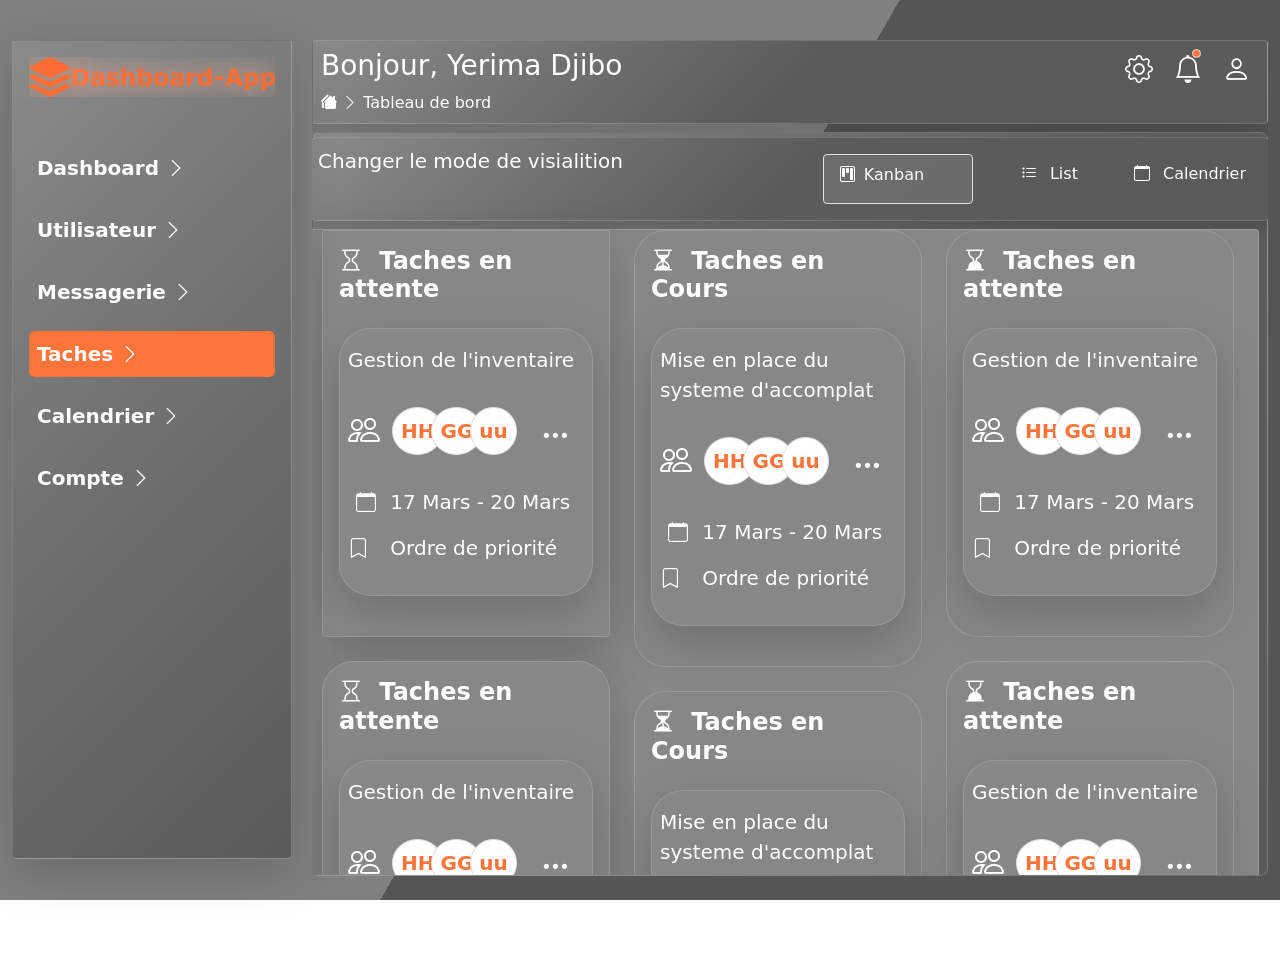
<file: kanban.html>
<!DOCTYPE html>
<html lang="en">

<head>
    <meta charset="UTF-8">
    <meta name="viewport" content="width=device-width, initial-scale=1.0">
    <title>Dashboard</title>

    <link rel="stylesheet" href="./style.css">

    <link href="https://cdn.jsdelivr.net/npm/bootstrap@5.0.2/dist/css/bootstrap.min.css" rel="stylesheet"
        integrity="sha384-EVSTQN3/azprG1Anm3QDgpJLIm9Nao0Yz1ztcQTwFspd3yD65VohhpuuCOmLASjC" crossorigin="anonymous">

    <link rel="stylesheet" href="https://cdn.jsdelivr.net/npm/bootstrap-icons@1.13.1/font/bootstrap-icons.min.css">
</head>

<body>

    <!-- carroussels-->
    <div class="bg"></div>
    <div class="bg bg2"></div>
    <div class="bg bg3"></div>
    <!-- carroussels-->



    <div class="container-fluid py-3">

        <nav class="navbar navbar-dark rounded-3 px-3 py-2 d-lg-none mb-3 shadow-lg">
            <button class="btn text-white" type="button" data-bs-toggle="offcanvas" data-bs-target="#sidebarMenu">
                <i class="bi bi-list fs-2"></i>
            </button>

            <img src="./Assets/Logo (1).png" class="img-fluid petite" />
        </nav>

        <div class="d-flex gap-3 mt-4">

            <!-- SIDEBAR DESKTOP -->
            <aside class="sidebar d-none d-lg-flex flex-column text-white p-3 rounded-1 shadow-lg   position-fixed">

                <div class="mb-4">
                    <img src="./Assets/Logo (1).png" alt="" class="img-fluid">
                </div>

                <div class="d-flex flex-column py-2">

                    <a href="./dashboard.html"
                        class="lienhover text-decoration-none p-2 rounded-2 text-white fw-bolder fs-5  mt-3">
                        Dashboard
                        <i class="bi bi-chevron-right"></i>
                    </a>

                    <a href="./utilisateur.html"
                        class="lienhover text-decoration-none p-2 rounded-2 text-white fw-bolder fs-5 mt-3">
                        Utilisateur
                        <i class="bi bi-chevron-right"></i>
                    </a>

                    <a href="./messagerie.html"
                        class="lienhover text-decoration-none p-2 rounded-2 text-white fw-bolder fs-5 mt-3">
                        Messagerie
                        <i class="bi bi-chevron-right"></i>
                    </a>

                    <a href="./tache.html"
                        class="lienhover text-decoration-none p-2 rounded-2 text-white fw-bolder fs-5 mt-3 active">
                        Taches
                        <i class="bi bi-chevron-right"></i>
                    </a>

                    <a href="#" class="lienhover text-decoration-none p-2 rounded-2 text-white fw-bolder fs-5 mt-3">
                        Calendrier
                        <i class="bi bi-chevron-right"></i>
                    </a>

                    <a href="./compte.html"
                        class="lienhover text-decoration-none p-2 rounded-2 text-white fw-bolder fs-5 mt-3">
                        Compte
                        <i class="bi bi-chevron-right"></i>
                    </a>

                </div>



            </aside>
            <!-- sidebar tablette -->
            <div class="offcanvas offcanvas-start text-white sidebar d-lg-none" tabindex="-1" id="sidebarMenu">

                <div class="offcanvas-header border-bottom">

                    <div class="d-flex align-items-center gap-2">
                        <i class="bi bi-stack fs-3"></i>
                        <h4 class="m-0">Dashboard</h4>
                    </div>

                    <button type="button" class="btn-close btn-close-white" data-bs-dismiss="offcanvas">
                    </button>

                </div>

                <div class="offcanvas-body d-flex flex-column">

                    <a href="./dashboard.html"
                        class="lienhover text-decoration-none p-2 rounded-2 text-white fw-bolder fs-5 active mt-3">
                        Dashboard
                        <i class="bi bi-chevron-right"></i>
                    </a>

                    <a href="./utilisateur.html"
                        class="lienhover text-decoration-none p-2 rounded-2 text-white fw-bolder fs-5 mt-3">
                        Utilisateur
                        <i class="bi bi-chevron-right"></i>
                    </a>

                    <a href="./messagerie.html"
                        class="lienhover text-decoration-none p-2 rounded-2 text-white fw-bolder fs-5 mt-3">
                        Messagerie
                        <i class="bi bi-chevron-right"></i>
                    </a>

                    <a href="./tache.html"
                        class="lienhover text-decoration-none p-2 rounded-2 text-white fw-bolder fs-5 mt-3">
                        Taches
                        <i class="bi bi-chevron-right"></i>
                    </a>

                    <a href="./calendrier.html"
                        class="lienhover text-decoration-none p-2 rounded-2 text-white fw-bolder fs-5 mt-3">
                        Calendrier
                        <i class="bi bi-chevron-right"></i>
                    </a>

                    <a href="./compte.html"
                        class="lienhover text-decoration-none p-2 rounded-2 text-white fw-bolder fs-5 mt-3">
                        Compte
                        <i class="bi bi-chevron-right"></i>
                    </a>

                </div>

            </div>




            <main class="main-content  ">

                <div class="couleurunique shadow-lg text-white p-2 d-flex justify-content-between  rounded-1">
                    <div>
                        <h3 class="grandeur">Bonjour, Yerima Djibo</h3>
                        <div>
                            <i class="bi bi-houses-fill tableau"></i>
                            <i class="bi bi-chevron-right tableau"></i>
                            <span class=" tableau">Tableau de bord</span>

                        </div>
                    </div>
                    <div>
                        <i class="bi bi-gear fs-3 m-2"></i>
                        <i class="bi bi-bell fs-3 m-2 position-relative"><span
                                class="vide border rounded-circle position-absolute"></span></i>
                        <i class="bi bi-person fs-3 m-2"></i>
                    </div>

                </div>




                <div class="rounded-3  couleurunique mt-2">

                    <!-- HEADER -->
                    <div class="row mt-1 scrollspy-example text-white  px-2" data-bs-spy="scroll"
                        data-bs-target="#navbar-example2" data-bs-smooth-scroll="true" tabindex="0"
                        style="min-height: 82vh; overflow-y: auto;">
                        <div class="couleurunique  rounded-3 shadow d-flex justify-content-between flex-wrap px-2 py-2">

                            <div class="text-white fs-5">
                                <p>Changer le mode de visialition</p>
                            </div>

                            <div class="text-white d-flex gap-3 flex-wrap">

                                <div class="m-2 p-2 rounded-1 mode-active border recp">
                                    <a href="./kanban.html" class="text-decoration-none text-white">
                                        <i class="bi bi-kanban m-2"></i>Kanban
                                    </a>
                                </div>

                                <div class="m-2 p-2 rounded-1">
                                    <a href="./tache.html" class="text-decoration-none text-white">
                                        <i class="bi bi-list-task m-2"></i>
                                        List
                                    </a>
                                </div>

                                <div class="m-2 p-2 rounded-1">
                                    <i class="bi bi-calendar m-2"></i>
                                    Calendrier
                                </div>

                            </div>
                        </div>

                        <nav id="navbar-example2" class="navbar moinfoncé mt-2  rounded-1 d-none">
                            <ul class="nav nav-pills gap-2">

                                <li class="nav-item">
                                    <a class="nav-link text-white active" href="#attente">
                                        <i class="bi bi-hourglass me-1"></i> En attente
                                    </a>
                                </li>

                                <li class="nav-item">
                                    <a class="nav-link text-white" href="#cours">
                                        <i class="bi bi-hourglass-split me-1"></i> En cours
                                    </a>
                                </li>

                                <li class="nav-item">
                                    <a class="nav-link text-white" href="#termine">
                                        <i class="bi bi-hourglass-bottom me-1"></i> Terminé
                                    </a>
                                </li>

                            </ul>
                        </nav>


                        <div class="row mt-2  moinfoncé rounded-1 text-white">
                            <div class="col-lg-4">

                                <div class="row g-4">

                                    <div class="col-12" id="attente">

                                        <div class="p-3 rounded-1 moinfoncé shadow-lg">

                                            <h4 class="text-white fw-bold mb-4">
                                                <i class="bi bi-hourglass me-2"></i>
                                                Taches en attente
                                            </h4>

                                            <div class="mb-4 shadow-lg p-2 text-white rounded-5 moinfoncé  py-3">

                                                <p class="mb-4 fs-5">
                                                    Gestion de l'inventaire
                                                </p>

                                                <div class="d-flex gap-3 mb-4 flex-wrap">

                                                    <div class="d-flex align-items-center ">
                                                        <i class="bi bi-people fs-2 me-3"></i>

                                                        <div class="d-flex m-2">
                                                            <div
                                                                class="border p-2 px-2 rounded-circle bg-white colororange fw-bold bull1">
                                                                HH</div>
                                                            <div
                                                                class="border p-2 px-2 rounded-circle bg-white colororange fw-bold bull1">
                                                                GG</div>
                                                            <div
                                                                class="border p-2 px-2 rounded-circle bg-white colororange fw-bold bull1">
                                                                uu</div>
                                                        </div>
                                                    </div>

                                                    <i class="bi bi-three-dots fs-3 mt-3"></i>
                                                </div>

                                                <p class="fs-5">
                                                    <i class="bi bi-calendar m-2"></i>
                                                    17 Mars - 20 Mars
                                                </p>

                                                <p class="fs-5">
                                                    <i class="bi bi-bookmark me-3 icon-style"></i>
                                                    Ordre de priorité
                                                </p>

                                            </div>

                                        </div>
                                    </div>
                                    <div class="col-12 " id="attente">

                                        <div class="p-3 rounded-5 moinfoncé  shadow-lg">

                                            <h4 class="text-white fw-bold mb-4">
                                                <i class="bi bi-hourglass me-2"></i>
                                                Taches en attente
                                            </h4>

                                            <div
                                                class="mb-4 shadow-sm p-2 text-white rounded-5 moinfoncé shadow-lg py-3">

                                                <p class="mb-4 fs-5">
                                                    Gestion de l'inventaire
                                                </p>

                                                <div class="d-flex gap-3 mb-4 flex-wrap">

                                                    <div class="d-flex align-items-center ">
                                                        <i class="bi bi-people fs-2 me-3"></i>

                                                        <div class="d-flex m-2">
                                                            <div
                                                                class="border p-2 px-2 rounded-circle bg-white colororange fw-bold bull1">
                                                                HH</div>
                                                            <div
                                                                class="border p-2 px-2 rounded-circle bg-white colororange fw-bold bull1">
                                                                GG</div>
                                                            <div
                                                                class="border p-2 px-2 rounded-circle bg-white colororange fw-bold bull1">
                                                                uu</div>
                                                        </div>
                                                    </div>

                                                    <i class="bi bi-three-dots fs-3 mt-3"></i>
                                                </div>

                                                <p class="fs-5">
                                                    <i class="bi bi-calendar m-2"></i>
                                                    17 Mars - 20 Mars
                                                </p>

                                                <p class="fs-5">
                                                    <i class="bi bi-bookmark me-3 icon-style"></i>
                                                    Ordre de priorité
                                                </p>

                                            </div>

                                        </div>
                                    </div>
                                    <div class="col-12" id="attente">

                                        <div class="p-3 rounded-5 moinfoncé">

                                            <h4 class="text-white fw-bold mb-4">
                                                <i class="bi bi-hourglass me-2"></i>
                                                Taches en attente
                                            </h4>

                                            <div
                                                class="mb-4 shadow-sm p-2 text-white rounded-5 moinfoncé shadow-lg py-3">

                                                <p class="mb-4 fs-5">
                                                    Gestion de l'inventaire
                                                </p>

                                                <div class="d-flex gap-3 mb-4 flex-wrap">

                                                    <div class="d-flex align-items-center ">
                                                        <i class="bi bi-people fs-2 me-3"></i>

                                                        <div class="d-flex m-2">
                                                            <div
                                                                class="border p-2 px-2 rounded-circle bg-white colororange fw-bold bull1">
                                                                HH</div>
                                                            <div
                                                                class="border p-2 px-2 rounded-circle bg-white colororange fw-bold bull1">
                                                                GG</div>
                                                            <div
                                                                class="border p-2 px-2 rounded-circle bg-white colororange fw-bold bull1">
                                                                uu</div>
                                                        </div>
                                                    </div>

                                                    <i class="bi bi-three-dots fs-3 mt-3"></i>
                                                </div>

                                                <p class="fs-5">
                                                    <i class="bi bi-calendar m-2"></i>
                                                    17 Mars - 20 Mars
                                                </p>

                                                <p class="fs-5">
                                                    <i class="bi bi-bookmark me-3 icon-style"></i>
                                                    Ordre de priorité
                                                </p>

                                            </div>

                                        </div>
                                    </div>
                                    <div class="col-12" id="attente">

                                        <div class="p-3 rounded-5 moinfoncé">

                                            <h4 class="text-white fw-bold mb-4">
                                                <i class="bi bi-hourglass me-2"></i>
                                                Taches en attente
                                            </h4>

                                            <div
                                                class="mb-4 shadow-sm p-2 text-white rounded-5 moinfoncé shadow-lg py-3">

                                                <p class="mb-4 fs-5">
                                                    Gestion de l'inventaire
                                                </p>

                                                <div class="d-flex gap-3 mb-4 flex-wrap">

                                                    <div class="d-flex align-items-center ">
                                                        <i class="bi bi-people fs-2 me-3"></i>

                                                        <div class="d-flex m-2">
                                                            <div
                                                                class="border p-2 px-2 rounded-circle bg-white colororange fw-bold bull1">
                                                                HH</div>
                                                            <div
                                                                class="border p-2 px-2 rounded-circle bg-white colororange fw-bold bull1">
                                                                GG</div>
                                                            <div
                                                                class="border p-2 px-2 rounded-circle bg-white colororange fw-bold bull1">
                                                                uu</div>
                                                        </div>
                                                    </div>

                                                    <i class="bi bi-three-dots fs-3 mt-3"></i>
                                                </div>

                                                <p class="fs-5">
                                                    <i class="bi bi-calendar m-2"></i>
                                                    17 Mars - 20 Mars
                                                </p>

                                                <p class="fs-5">
                                                    <i class="bi bi-bookmark me-3 icon-style"></i>
                                                    Ordre de priorité
                                                </p>

                                            </div>

                                        </div>
                                    </div>
                                    <div class="col-12" id="attente">

                                        <div class="p-3 rounded-5 moinfoncé">

                                            <h4 class="text-white fw-bold mb-4">
                                                <i class="bi bi-hourglass me-2"></i>
                                                Taches en attente
                                            </h4>

                                            <div
                                                class="mb-4 shadow-sm p-2 text-white rounded-5 moinfoncé shadow-lg py-3">

                                                <p class="mb-4 fs-5">
                                                    Gestion de l'inventaire
                                                </p>

                                                <div class="d-flex gap-3 mb-4 flex-wrap">

                                                    <div class="d-flex align-items-center ">
                                                        <i class="bi bi-people fs-2 me-3"></i>

                                                        <div class="d-flex m-2">
                                                            <div
                                                                class="border p-2 px-2 rounded-circle bg-white colororange fw-bold bull1">
                                                                HH</div>
                                                            <div
                                                                class="border p-2 px-2 rounded-circle bg-white colororange fw-bold bull1">
                                                                GG</div>
                                                            <div
                                                                class="border p-2 px-2 rounded-circle bg-white colororange fw-bold bull1">
                                                                uu</div>
                                                        </div>
                                                    </div>

                                                    <i class="bi bi-three-dots fs-3 mt-3"></i>
                                                </div>

                                                <p class="fs-5">
                                                    <i class="bi bi-calendar m-2"></i>
                                                    17 Mars - 20 Mars
                                                </p>

                                                <p class="fs-5">
                                                    <i class="bi bi-bookmark me-3 icon-style"></i>
                                                    Ordre de priorité
                                                </p>

                                            </div>

                                        </div>
                                    </div>

                                </div>
                            </div>

                            <div class="col-lg-4">

                                <div class="row g-4">

                                    <div class="col-12" id="cours">

                                        <div class="p-3 rounded-5 moinfoncé">

                                            <h4 class="text-white fw-bold mb-4">
                                                <i class="bi bi-hourglass-split me-2"></i>
                                                Taches en Cours
                                            </h4>

                                            <div
                                                class="mb-4 shadow-sm p-2 text-white rounded-5 moinfoncé shadow-lg py-3">

                                                <p class="mb-4 fs-5">
                                                    Mise en place du systeme d'accomplat
                                                </p>

                                                <div class="d-flex gap-3 mb-4 flex-wrap">

                                                    <div class="d-flex align-items-center">
                                                        <i class="bi bi-people fs-2 me-3"></i>

                                                        <div class="d-flex m-2">
                                                            <div
                                                                class="border p-2 px-2 rounded-circle bg-white colororange fw-bold bull1">
                                                                HH</div>
                                                            <div
                                                                class="border p-2 px-2 rounded-circle bg-white colororange fw-bold bull1">
                                                                GG</div>
                                                            <div
                                                                class="border p-2 px-2 rounded-circle bg-white colororange fw-bold bull1">
                                                                uu</div>
                                                        </div>
                                                    </div>

                                                    <i class="bi bi-three-dots fs-3 mt-3"></i>
                                                </div>

                                                <p class="fs-5">
                                                    <i class="bi bi-calendar m-2"></i>
                                                    17 Mars - 20 Mars
                                                </p>

                                                <p class="fs-5">
                                                    <i class="bi bi-bookmark me-3 icon-style"></i>
                                                    Ordre de priorité
                                                </p>

                                            </div>

                                        </div>
                                    </div>
                                    <div class="col-12" id="cours">

                                        <div class="p-3 rounded-5 moinfoncé">

                                            <h4 class="text-white fw-bold mb-4">
                                                <i class="bi bi-hourglass-split me-2"></i>
                                                Taches en Cours
                                            </h4>

                                            <div
                                                class="mb-4 shadow-sm p-2 text-white rounded-5 moinfoncé shadow-lg py-3">

                                                <p class="mb-4 fs-5">
                                                    Mise en place du systeme d'accomplat
                                                </p>

                                                <div class="d-flex gap-3 mb-4 flex-wrap">

                                                    <div class="d-flex align-items-center">
                                                        <i class="bi bi-people fs-2 me-3"></i>

                                                        <div class="d-flex m-2">
                                                            <div
                                                                class="border p-2 px-2 rounded-circle bg-white colororange fw-bold bull1">
                                                                HH</div>
                                                            <div
                                                                class="border p-2 px-2 rounded-circle bg-white colororange fw-bold bull1">
                                                                GG</div>
                                                            <div
                                                                class="border p-2 px-2 rounded-circle bg-white colororange fw-bold bull1">
                                                                uu</div>
                                                        </div>
                                                    </div>

                                                    <i class="bi bi-three-dots fs-3 mt-3"></i>
                                                </div>

                                                <p class="fs-5">
                                                    <i class="bi bi-calendar m-2"></i>
                                                    17 Mars - 20 Mars
                                                </p>

                                                <p class="fs-5">
                                                    <i class="bi bi-bookmark me-3 icon-style"></i>
                                                    Ordre de priorité
                                                </p>

                                            </div>

                                        </div>
                                    </div>
                                    <div class="col-12" id="cours">

                                        <div class="p-3 rounded-5 moinfoncé">

                                            <h4 class="text-white fw-bold mb-4">
                                                <i class="bi bi-hourglass-split me-2"></i>
                                                Taches en Cours
                                            </h4>

                                            <div
                                                class="mb-4 shadow-sm p-2 text-white rounded-5 moinfoncé shadow-lg py-3">

                                                <p class="mb-4 fs-5">
                                                    Mise en place du systeme d'accomplat
                                                </p>

                                                <div class="d-flex gap-3 mb-4 flex-wrap">

                                                    <div class="d-flex align-items-center">
                                                        <i class="bi bi-people fs-2 me-3"></i>

                                                        <div class="d-flex m-2">
                                                            <div
                                                                class="border p-2 px-2 rounded-circle bg-white colororange fw-bold bull1">
                                                                HH</div>
                                                            <div
                                                                class="border p-2 px-2 rounded-circle bg-white colororange fw-bold bull1">
                                                                GG</div>
                                                            <div
                                                                class="border p-2 px-2 rounded-circle bg-white colororange fw-bold bull1">
                                                                uu</div>
                                                        </div>
                                                    </div>

                                                    <i class="bi bi-three-dots fs-3 mt-3"></i>
                                                </div>

                                                <p class="fs-5">
                                                    <i class="bi bi-calendar m-2"></i>
                                                    17 Mars - 20 Mars
                                                </p>

                                                <p class="fs-5">
                                                    <i class="bi bi-bookmark me-3 icon-style"></i>
                                                    Ordre de priorité
                                                </p>

                                            </div>

                                        </div>
                                    </div>

                                </div>
                            </div>

                            <div class="col-lg-4">

                                <div class="row g-4">

                                    <div class="col-12" id="termine">

                                        <div class="p-3 rounded-5 moinfoncé">

                                            <h4 class="text-white fw-bold mb-4">
                                                <i class="bi bi-hourglass-bottom me-2"></i>
                                                Taches en attente
                                            </h4>

                                            <div
                                                class="mb-4 shadow-sm p-2 text-white rounded-5 moinfoncé shadow-lg py-3">

                                                <p class="mb-4 fs-5">
                                                    Gestion de l'inventaire
                                                </p>

                                                <div class="d-flex gap-3 mb-4 flex-wrap">

                                                    <div class="d-flex align-items-center ">
                                                        <i class="bi bi-people fs-2 me-3"></i>

                                                        <div class="d-flex m-2">
                                                            <div
                                                                class="border p-2 px-2 rounded-circle bg-white colororange fw-bold bull1">
                                                                HH</div>
                                                            <div
                                                                class="border p-2 px-2 rounded-circle bg-white colororange fw-bold bull1">
                                                                GG</div>
                                                            <div
                                                                class="border p-2 px-2 rounded-circle bg-white colororange fw-bold bull1">
                                                                uu</div>
                                                        </div>
                                                    </div>

                                                    <i class="bi bi-three-dots fs-3 mt-3"></i>
                                                </div>

                                                <p class="fs-5">
                                                    <i class="bi bi-calendar m-2"></i>
                                                    17 Mars - 20 Mars
                                                </p>

                                                <p class="fs-5">
                                                    <i class="bi bi-bookmark me-3 icon-style"></i>
                                                    Ordre de priorité
                                                </p>

                                            </div>

                                        </div>
                                    </div>

                                    <div class="col-12" id="termine">

                                        <div class="p-3 rounded-5 moinfoncé">

                                            <h4 class="text-white fw-bold mb-4">
                                                <i class="bi bi-hourglass-bottom me-2"></i>
                                                Taches en attente
                                            </h4>

                                            <div
                                                class="mb-4 shadow-sm p-2 text-white rounded-5 moinfoncé shadow-lg py-3">

                                                <p class="mb-4 fs-5">
                                                    Gestion de l'inventaire
                                                </p>

                                                <div class="d-flex gap-3 mb-4 flex-wrap">

                                                    <div class="d-flex align-items-center ">
                                                        <i class="bi bi-people fs-2 me-3"></i>

                                                        <div class="d-flex m-2">
                                                            <div
                                                                class="border p-2 px-2 rounded-circle bg-white colororange fw-bold bull1">
                                                                HH</div>
                                                            <div
                                                                class="border p-2 px-2 rounded-circle bg-white colororange fw-bold bull1">
                                                                GG</div>
                                                            <div
                                                                class="border p-2 px-2 rounded-circle bg-white colororange fw-bold bull1">
                                                                uu</div>
                                                        </div>
                                                    </div>

                                                    <i class="bi bi-three-dots fs-3 mt-3"></i>
                                                </div>

                                                <p class="fs-5">
                                                    <i class="bi bi-calendar m-2"></i>
                                                    17 Mars - 20 Mars
                                                </p>

                                                <p class="fs-5">
                                                    <i class="bi bi-bookmark me-3 icon-style"></i>
                                                    Ordre de priorité
                                                </p>

                                            </div>

                                        </div>
                                    </div>

                                    <div class="col-12" id="termine">

                                        <div class="p-3 rounded-1 moinfoncé">

                                            <h4 class="text-white fw-bold mb-4">
                                                <i class="bi bi-hourglass-bottom me-2"></i>
                                                Taches en attente
                                            </h4>

                                            <div
                                                class="mb-4 shadow-sm p-2 text-white rounded-5 moinfoncé shadow-lg py-3 ">

                                                <p class="mb-4 fs-5">
                                                    Gestion de l'inventaire
                                                </p>

                                                <div class="d-flex gap-3 mb-4 flex-wrap">

                                                    <div class="d-flex align-items-center ">
                                                        <i class="bi bi-people fs-2 me-3"></i>

                                                        <div class="d-flex m-2">
                                                            <div
                                                                class="border p-2 px-2 rounded-circle bg-white colororange fw-bold bull1">
                                                                HH</div>
                                                            <div
                                                                class="border p-2 px-2 rounded-circle bg-white colororange fw-bold bull1">
                                                                GG</div>
                                                            <div
                                                                class="border p-2 px-2 rounded-circle bg-white colororange fw-bold bull1">
                                                                uu</div>
                                                        </div>
                                                    </div>

                                                    <i class="bi bi-three-dots fs-3 mt-3"></i>
                                                </div>

                                                <p class="fs-5">
                                                    <i class="bi bi-calendar m-2"></i>
                                                    17 Mars - 20 Mars
                                                </p>

                                                <p class="fs-5">
                                                    <i class="bi bi-bookmark me-3 icon-style"></i>
                                                    Ordre de priorité
                                                </p>

                                            </div>

                                        </div>
                                    </div>

                                    <div class="col-12" id="termine">

                                        <div class="p-3 rounded-1 moinfoncé">

                                            <h4 class="text-white fw-bold mb-4">
                                                <i class="bi bi-hourglass-bottom me-2"></i>
                                                Taches en attente
                                            </h4>

                                            <div
                                                class="mb-4 shadow-sm p-2 text-white rounded-5 moinfoncé shadow-lg py-3">

                                                <p class="mb-4 fs-5">
                                                    Gestion de l'inventaire
                                                </p>

                                                <div class="d-flex gap-3 mb-4 flex-wrap">

                                                    <div class="d-flex align-items-center ">
                                                        <i class="bi bi-people fs-2 me-3"></i>

                                                        <div class="d-flex m-2">
                                                            <div
                                                                class="border p-2 px-2 rounded-circle bg-white colororange fw-bold bull1">
                                                                HH</div>
                                                            <div
                                                                class="border p-2 px-2 rounded-circle bg-white colororange fw-bold bull1">
                                                                GG</div>
                                                            <div
                                                                class="border p-2 px-2 rounded-circle bg-white colororange fw-bold bull1">
                                                                uu</div>
                                                        </div>
                                                    </div>

                                                    <i class="bi bi-three-dots fs-3 mt-3"></i>
                                                </div>

                                                <p class="fs-5">
                                                    <i class="bi bi-calendar m-2"></i>
                                                    17 Mars - 20 Mars
                                                </p>

                                                <p class="fs-5">
                                                    <i class="bi bi-bookmark me-3 icon-style"></i>
                                                    Ordre de priorité
                                                </p>

                                            </div>

                                        </div>
                                    </div>

                                    <div class="col-12" id="termine">

                                        <div class="p-3 rounded-1 moinfoncé">

                                            <h4 class="text-white fw-bold mb-4">
                                                <i class="bi bi-hourglass-bottom me-2"></i>
                                                Taches en attente
                                            </h4>

                                            <div
                                                class="mb-4 shadow-sm p-2 text-white rounded-5 moinfoncé shadow-lg py-3">

                                                <p class="mb-4 fs-5">
                                                    Gestion de l'inventaire
                                                </p>

                                                <div class="d-flex gap-3 mb-4 flex-wrap">

                                                    <div class="d-flex align-items-center ">
                                                        <i class="bi bi-people fs-2 me-3"></i>

                                                        <div class="d-flex m-2">
                                                            <div
                                                                class="border p-2 px-2 rounded-circle bg-white colororange fw-bold bull1">
                                                                HH</div>
                                                            <div
                                                                class="border p-2 px-2 rounded-circle bg-white colororange fw-bold bull1">
                                                                GG</div>
                                                            <div
                                                                class="border p-2 px-2 rounded-circle bg-white colororange fw-bold bull1">
                                                                uu</div>
                                                        </div>
                                                    </div>

                                                    <i class="bi bi-three-dots fs-3 mt-3"></i>
                                                </div>

                                                <p class="fs-5">
                                                    <i class="bi bi-calendar m-2"></i>
                                                    17 Mars - 20 Mars
                                                </p>

                                                <p class="fs-5">
                                                    <i class="bi bi-bookmark me-3 icon-style"></i>
                                                    Ordre de priorité
                                                </p>

                                            </div>

                                        </div>
                                    </div>

                                    <!-- RESTE COL 3 INCHANGÉ -->
                                </div>
                            </div>

                        </div>
                    </div>
                    </div>





            </main>
        </div>

    </div>




    <script src="https://cdn.jsdelivr.net/npm/bootstrap@5.0.2/dist/js/bootstrap.bundle.min.js"
        integrity="sha384-MrcW6ZMFYlzcLA8Nl+NtUVF0sA7MsXsP1UyJoMp4YLEuNSfAP+JcXn/tWtIaxVXM"
        crossorigin="anonymous"></script>

</body>

</html>
</file>
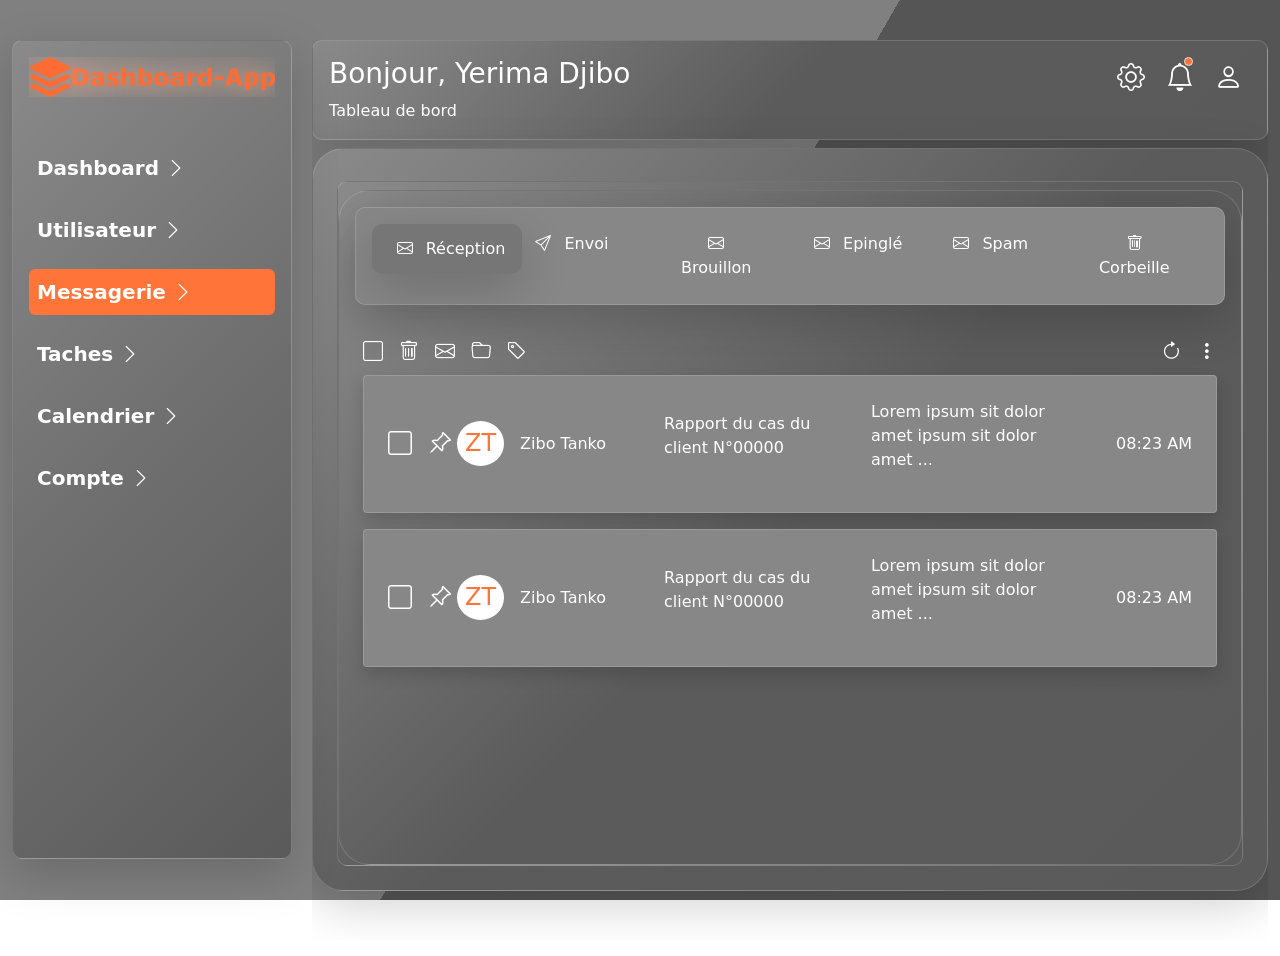
<file: messagerie.html>
<!DOCTYPE html>
<html lang="en">

<head>
    <meta charset="UTF-8">
    <meta name="viewport" content="width=device-width, initial-scale=1.0">
    <title>Dashboard</title>

    <link rel="stylesheet" href="./style.css">

    <link href="https://cdn.jsdelivr.net/npm/bootstrap@5.0.2/dist/css/bootstrap.min.css" rel="stylesheet"
        integrity="sha384-EVSTQN3/azprG1Anm3QDgpJLIm9Nao0Yz1ztcQTwFspd3yD65VohhpuuCOmLASjC" crossorigin="anonymous">

    <link rel="stylesheet" href="https://cdn.jsdelivr.net/npm/bootstrap-icons@1.13.1/font/bootstrap-icons.min.css">
</head>

<body>

    <!-- carroussels-->
    <div class="bg"></div>
    <div class="bg bg2"></div>
    <div class="bg bg3"></div>
    <!-- carroussels-->



    <div class="container-fluid py-3">

        <nav class="navbar navbar-dark rounded-3 px-3 py-2 d-lg-none mb-3 shadow-lg">
            <button class="btn text-white" type="button" data-bs-toggle="offcanvas" data-bs-target="#sidebarMenu">
                <i class="bi bi-list fs-2"></i>
            </button>

            <img src="./Assets/Logo (1).png" class="img-fluid petite" />
        </nav>

        <div class="d-flex gap-3 mt-4">

            <!-- SIDEBAR DESKTOP -->
            <aside class="sidebar d-none d-lg-flex flex-column text-white p-3  shadow-lg   position-fixed">

                <div class="mb-4">
                    <img src="./Assets/Logo (1).png" alt="" class="img-fluid">
                </div>

                <div class="d-flex flex-column py-2">

                    <a href="./dashboard.html"
                        class="lienhover text-decoration-none p-2 rounded-2 text-white fw-bolder fs-5  mt-3">
                        Dashboard
                        <i class="bi bi-chevron-right"></i>
                    </a>

                    <a href="./utilisateur.html"
                        class="lienhover text-decoration-none p-2 rounded-2 text-white fw-bolder fs-5 mt-3 ">
                        Utilisateur
                        <i class="bi bi-chevron-right"></i>
                    </a>

                    <a href="./messagerie.html"
                        class="lienhover text-decoration-none p-2 rounded-2 text-white fw-bolder fs-5 mt-3 active">
                        Messagerie
                        <i class="bi bi-chevron-right"></i>
                    </a>

                    <a href="./tache.html"
                        class="lienhover text-decoration-none p-2 rounded-2 text-white fw-bolder fs-5 mt-3">
                        Taches
                        <i class="bi bi-chevron-right"></i>
                    </a>

                    <a href="#" class="lienhover text-decoration-none p-2 rounded-2 text-white fw-bolder fs-5 mt-3">
                        Calendrier
                        <i class="bi bi-chevron-right"></i>
                    </a>

                    <a href="./compte.html"
                        class="lienhover text-decoration-none p-2 rounded-2 text-white fw-bolder fs-5 mt-3">
                        Compte
                        <i class="bi bi-chevron-right"></i>
                    </a>

                </div>



            </aside>
            <!-- sidebar tablette -->
            <div class="offcanvas offcanvas-start text-white sidebar d-lg-none" tabindex="-1" id="sidebarMenu">

                <div class="offcanvas-header border-bottom">

                    <div class="d-flex align-items-center gap-2">
                        <i class="bi bi-stack fs-3"></i>
                        <h4 class="m-0">Dashboard</h4>
                    </div>

                    <button type="button" class="btn-close btn-close-white" data-bs-dismiss="offcanvas">
                    </button>

                </div>

                <div class="offcanvas-body d-flex flex-column">

                    <a href="./dashboard.html"
                        class="lienhover text-decoration-none p-2 rounded-2 text-white fw-bolder fs-5 active mt-3">
                        Dashboard
                        <i class="bi bi-chevron-right"></i>
                    </a>

                    <a href="./utilisateur.html"
                        class="lienhover text-decoration-none p-2 rounded-2 text-white fw-bolder fs-5 mt-3">
                        Utilisateur
                        <i class="bi bi-chevron-right"></i>
                    </a>

                    <a href="./messagerie.html"
                        class="lienhover text-decoration-none p-2 rounded-2 text-white fw-bolder fs-5 mt-3">
                        Messagerie
                        <i class="bi bi-chevron-right"></i>
                    </a>

                    <a href="./tache.html"
                        class="lienhover text-decoration-none p-2 rounded-2 text-white fw-bolder fs-5 mt-3">
                        Taches
                        <i class="bi bi-chevron-right"></i>
                    </a>

                    <a href="./calendrier.html"
                        class="lienhover text-decoration-none p-2 rounded-2 text-white fw-bolder fs-5 mt-3">
                        Calendrier
                        <i class="bi bi-chevron-right"></i>
                    </a>

                    <a href="./compte.html"
                        class="lienhover text-decoration-none p-2 rounded-2 text-white fw-bolder fs-5 mt-3">
                        Compte
                        <i class="bi bi-chevron-right"></i>
                    </a>

                </div>

            </div>

        </div>

        <main class="main-content  ">
            <div class="couleurunique shadow-lg text-white p-3 d-flex justify-content-between  ">
                <div>
                    <h3 class="grandeur">Bonjour, Yerima Djibo</h3>
                    <div>
                        <i class="bi bi-houses-filltableau"></i>
                        <i class="bi bi-chevron-righttableau"></i>
                        <span class="tableau">Tableau de bord</span>

                    </div>
                </div>
                <div>
                    <i class="bi bi-gear fs-3 m-2"></i>
                    <i class="bi bi-bell fs-3 m-2 position-relative"><span
                            class="vide border rounded-circle position-absolute"></span></i>
                    <i class="bi bi-person fs-3 m-2"></i>
                </div>

            </div>


            <div class="container-fluid p-4 couleurunique rounded-5 shadow-lg mt-2">
                <div class=" couleurunique  text-white mt-2 ">
                    <div data-bs-spy="scroll" data-bs-target="#navbar-example2" data-bs-smooth-scroll="true"
                        class="scrollspy-example p-3 rounded-5 mt-2 couleurunique" tabindex="0"
                        style="min-height: 75vh; overflow-y: scroll;">

                        <div class="moinfoncé  p-3  shadow-lg ">

                            <ul class="nav row w-100 g-2" id="messagerieTab" role="tablist">

                                <li class="col-6 col-md-4 col-lg-2 nav-item" role="presentation">
                                    <button class="nav-link active text-white text-center recp shadow-lg annulation onglet-special"
                                        id="reception-tab" data-bs-toggle="pill" data-bs-target="#reception"
                                        type="button">

                                        <i class="bi bi-envelope m-2"></i>
                                        Réception
                                    </button>
                                </li>

                                <li class="col-6 col-md-4 col-lg-2 nav-item" role="presentation">
                                    <button class="nav-link text-white text-center border-0  bg-transparent  onglet-special"
                                        id="envoi-tab" data-bs-toggle="pill" data-bs-target="#envoi" type="button">

                                        <i class="bi bi-send m-2"></i>
                                        Envoi
                                    </button>
                                </li>

                                <li class="col-6 col-md-4 col-lg-2 nav-item" role="presentation">
                                    <button class="nav-link text-white rounded-4 text-center  border-0 bg-transparent"
                                        id="brouillon-tab" data-bs-toggle="pill" data-bs-target="#brouillon"
                                        type="button">

                                        <i class="bi bi-envelope m-2"></i>
                                        Brouillon
                                    </button>
                                </li>

                                <li class="col-6 col-md-4 col-lg-2 nav-item" role="presentation">
                                    <button class="nav-link text-white rounded-4 text-center  border-0 bg-transparent"
                                        id="epingle-tab" data-bs-toggle="pill" data-bs-target="#epingle" type="button">

                                        <i class="bi bi-envelope m-2"></i>
                                        Epinglé
                                    </button>
                                </li>

                                <li class="col-6 col-md-4 col-lg-2 nav-item" role="presentation">
                                    <button class="nav-link text-white rounded-4 text-center  border-0 bg-transparent"
                                        id="spam-tab" data-bs-toggle="pill" data-bs-target="#spam" type="button">

                                        <i class="bi bi-envelope m-2"></i>
                                        Spam
                                    </button>
                                </li>

                                <li class="col-6 col-md-4 col-lg-2 nav-item" role="presentation">
                                    <button class="nav-link text-white rounded-4 text-center  border-0 bg-transparent"
                                        id="corbeille-tab" data-bs-toggle="pill" data-bs-target="#corbeille"
                                        type="button">

                                        <i class="bi bi-trash m-2"></i>
                                        Corbeille
                                    </button>
                                </li>

                            </ul>

                        </div>


                        <div class="tab-content mt-4">

                            <div class="tab-pane fade show active p-2 bg-transparent" id="reception">

                                <div class="d-flex justify-content-between align-items-center mb-2 ">

                                    <div class="d-flex gap-3 text-white fs-5 ">
                                        <i class="bi bi-square"></i>
                                        <i class="bi bi-trash"></i>
                                        <i class="bi bi-envelope"></i>
                                        <i class="bi bi-folder"></i>
                                        <i class="bi bi-tag"></i>
                                    </div>

                                    <div class="d-flex gap-3 text-white fs-5 ">
                                        <i class="bi bi-arrow-clockwise"></i>
                                        <i class="bi bi-three-dots-vertical"></i>
                                    </div>

                                </div>

                                <div class="moinfoncé rounded-1 text-white p-4 shadow mb-3">

                                    <div class="row align-items-center">

                                        <div class="col-lg-1 col-md-2 d-flex gap-3 fs-4 ">
                                            <i class="bi bi-square"></i>
                                            <i class="bi bi-pin-angle"></i>
                                        </div>

                                        <div class="col-lg-3 col-md-6 d-flex align-items-center gap-3">
                                            <div
                                                class="rounded-circle d-flex justify-content-center align-items-center colororange p-2">
                                                <h4 class="m-0">ZT</h4>
                                            </div>

                                            <h6 class="m-0">Zibo Tanko</h6>
                                        </div>

                                        <div class="col-lg-3 col-md-6">
                                            <p>Rapport du cas du client N°00000</p>
                                        </div>

                                        <div class="col-lg-3 col-md-6">
                                            <p class="">
                                                Lorem ipsum sit dolor amet ipsum sit dolor amet ...
                                            </p>
                                        </div>

                                        <div class="col-lg-2 text-end">
                                            <span>08:23 AM</span>
                                        </div>

                                    </div>

                                </div>
                                <div class="moinfoncé rounded-1 text-white p-4 shadow mb-3">

                                    <div class="row align-items-center">

                                        <div class="col-lg-1 col-md-2 d-flex gap-3 fs-4 ">
                                            <i class="bi bi-square"></i>
                                            <i class="bi bi-pin-angle"></i>
                                        </div>

                                        <div class="col-lg-3 col-md-6 d-flex align-items-center gap-3">
                                            <div
                                                class="rounded-circle d-flex justify-content-center align-items-center colororange p-2">
                                                <h4 class="m-0">ZT</h4>
                                            </div>

                                            <h6 class="m-0">Zibo Tanko</h6>
                                        </div>

                                        <div class="col-lg-3 col-md-6">
                                            <p>Rapport du cas du client N°00000</p>
                                        </div>

                                        <div class="col-lg-3 col-md-6">
                                            <p class="">
                                                Lorem ipsum sit dolor amet ipsum sit dolor amet ...
                                            </p>
                                        </div>

                                        <div class="col-lg-2 text-end">
                                            <span>08:23 AM</span>
                                        </div>

                                    </div>

                                </div>

                            

                            </div>


                            <div class="tab-pane fade bg-transparent active" id="envoi">

                                <div class="d-flex justify-content-between align-items-center mb-4 ">

                                    <div class="d-flex gap-3 text-white fs-4">
                                        <i class="bi bi-square"></i>
                                        <i class="bi bi-trash"></i>
                                        <i class="bi bi-envelope"></i>
                                        <i class="bi bi-folder"></i>
                                        <i class="bi bi-tag"></i>
                                    </div>

                                    <div class="d-flex gap-3 text-white fs-4 ">
                                        <i class="bi bi-arrow-clockwise"></i>
                                        <i class="bi bi-three-dots-vertical"></i>
                                    </div>

                                </div>

                                <div class="moinfoncé rounded-1 text-white p-4 shadow mb-3">

                                    <div class="row align-items-center">

                                        <div class="col-lg-1 col-md-2 d-flex gap-3 fs-4 flex-wrap">
                                            <i class="bi bi-square"></i>
                                            <i class="bi bi-pin-angle"></i>
                                        </div>

                                        <div class="col-lg-3 col-md-6 d-flex align-items-center gap-3">
                                            <div
                                                class="rounded-circle d-flex justify-content-center align-items-center colororange p-2">
                                                <h4 class="m-0">ZT</h4>
                                            </div>

                                            <h6 class="m-0">Zibo Tanko</h6>
                                        </div>

                                        <div class="col-lg-3 col-md-6">
                                            <p>Rapport du cas du client N°00000</p>
                                        </div>

                                        <div class="col-lg-3 col-md-6">
                                            <p class="">
                                                Lorem ipsum sit dolor amet ipsum sit dolor amet ...
                                            </p>
                                        </div>

                                        <div class="col-lg-2 text-end">
                                            <span>08:23 AM</span>
                                        </div>

                                    </div>

                                </div>

                            </div>


                            <!-- BROUILLON -->
                            <div class="tab-pane fade" id="brouillon"></div>

                            <!-- EPINGLE -->
                            <div class="tab-pane fade" id="epingle"></div>

                            <!-- SPAM -->
                            <div class="tab-pane fade" id="spam"></div>

                            <!-- CORBEILLE -->
                            <div class="tab-pane fade" id="corbeille"></div>

                        </div>

                    </div>































                </div>
            </div>

        </main>

    </div>




    <script src="https://cdn.jsdelivr.net/npm/bootstrap@5.0.2/dist/js/bootstrap.bundle.min.js"
        integrity="sha384-MrcW6ZMFYlzcLA8Nl+NtUVF0sA7MsXsP1UyJoMp4YLEuNSfAP+JcXn/tWtIaxVXM"
        crossorigin="anonymous"></script>

</body>

</html>
</file>
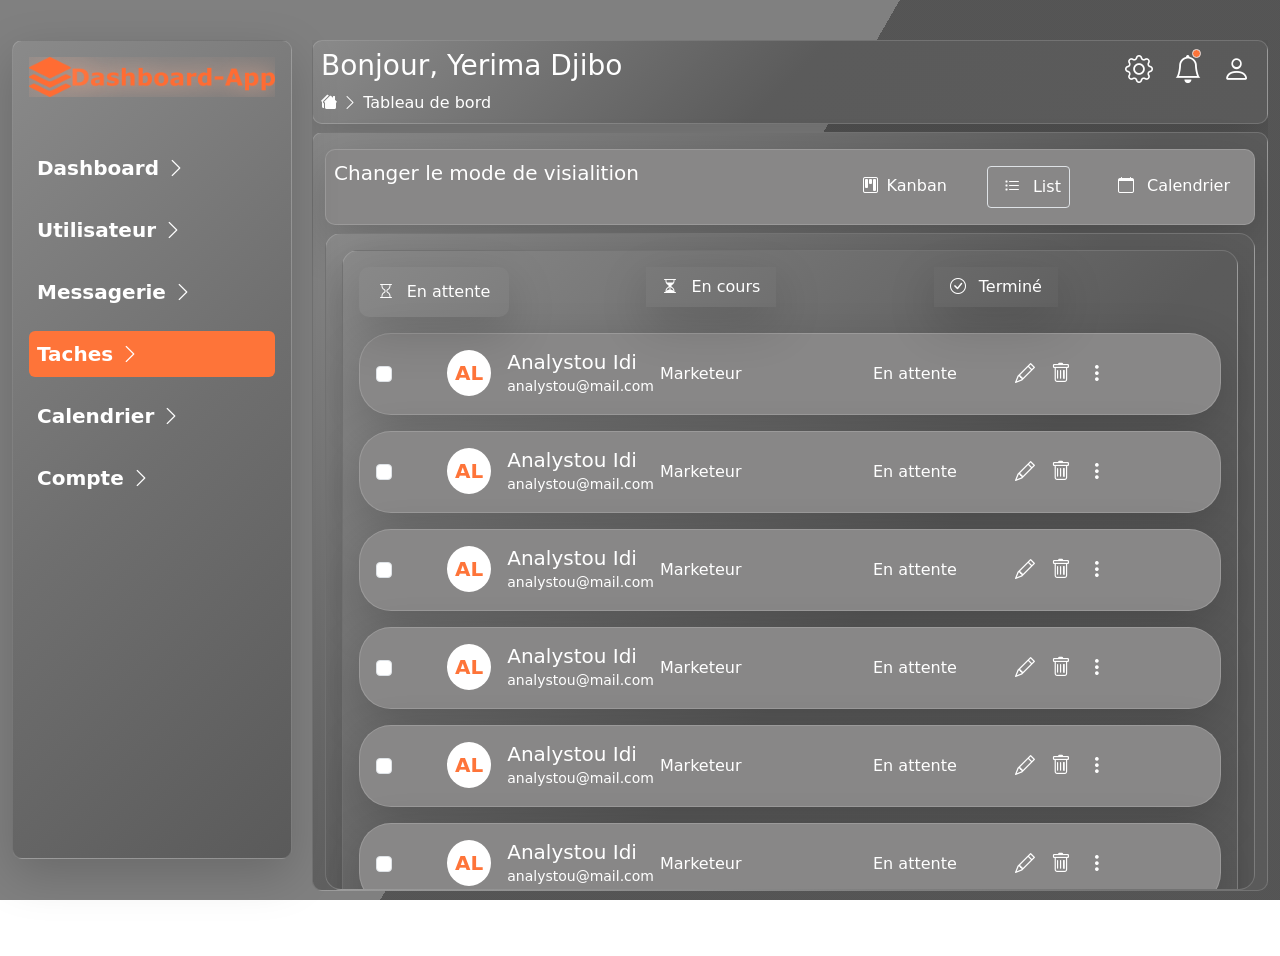
<file: tache.html>
<!DOCTYPE html>
<html lang="en">

<head>
    <meta charset="UTF-8">
    <meta name="viewport" content="width=device-width, initial-scale=1.0">
    <title>Dashboard</title>

    <link rel="stylesheet" href="./style.css">

    <link href="https://cdn.jsdelivr.net/npm/bootstrap@5.0.2/dist/css/bootstrap.min.css" rel="stylesheet"
        integrity="sha384-EVSTQN3/azprG1Anm3QDgpJLIm9Nao0Yz1ztcQTwFspd3yD65VohhpuuCOmLASjC" crossorigin="anonymous">

    <link rel="stylesheet" href="https://cdn.jsdelivr.net/npm/bootstrap-icons@1.13.1/font/bootstrap-icons.min.css">
</head>

<body>

    <!-- carroussels-->
    <div class="bg"></div>
    <div class="bg bg2"></div>
    <div class="bg bg3"></div>
    <!-- carroussels-->
    <div class="container-fluid py-3">

        <nav class="navbar navbar-dark rounded-3 px-3 py-2 d-lg-none mb-3 shadow-lg">
            <button class="btn text-white" type="button" data-bs-toggle="offcanvas" data-bs-target="#sidebarMenu">
                <i class="bi bi-list fs-2"></i>
            </button>

            <img src="./Assets/Logo (1).png" class="img-fluid petite" />
        </nav>

        <div class="d-flex gap-3 mt-4">

            <!-- SIDEBAR DESKTOP -->
            <aside class="sidebar d-none d-lg-flex flex-column text-white p-3  shadow-lg   position-fixed">

                <div class="mb-4">
                    <img src="./Assets/Logo (1).png" alt="" class="img-fluid">
                </div>

                <div class="d-flex flex-column py-2">

                    <a href="./dashboard.html"
                        class="lienhover text-decoration-none p-2 rounded-2 text-white fw-bolder fs-5  mt-3">
                        Dashboard
                        <i class="bi bi-chevron-right"></i>
                    </a>

                    <a href="./utilisateur.html"
                        class="lienhover text-decoration-none p-2 rounded-2 text-white fw-bolder fs-5 mt-3 ">
                        Utilisateur
                        <i class="bi bi-chevron-right"></i>
                    </a>

                    <a href="./messagerie.html"
                        class="lienhover text-decoration-none p-2 rounded-2 text-white fw-bolder fs-5 mt-3">
                        Messagerie
                        <i class="bi bi-chevron-right"></i>
                    </a>

                    <a href="./tache.html"
                        class="lienhover text-decoration-none p-2 rounded-2 text-white fw-bolder fs-5 mt-3 active">
                        Taches
                        <i class="bi bi-chevron-right"></i>
                    </a>

                    <a href="#" class="lienhover text-decoration-none p-2 rounded-2 text-white fw-bolder fs-5 mt-3">
                        Calendrier
                        <i class="bi bi-chevron-right"></i>
                    </a>

                    <a href="./compte.html"
                        class="lienhover text-decoration-none p-2 rounded-2 text-white fw-bolder fs-5 mt-3">
                        Compte
                        <i class="bi bi-chevron-right"></i>
                    </a>

                </div>



            </aside>
            <!-- sidebar tablette -->
            <div class="offcanvas offcanvas-start text-white sidebar d-lg-none" tabindex="-1" id="sidebarMenu">

                <div class="offcanvas-header border-bottom">

                    <div class="d-flex align-items-center gap-2">
                        <i class="bi bi-stack fs-3"></i>
                        <h4 class="m-0">Dashboard</h4>
                    </div>

                    <button type="button" class="btn-close btn-close-white" data-bs-dismiss="offcanvas">
                    </button>

                </div>

                <div class="offcanvas-body d-flex flex-column">

                    <a href="./dashboard.html"
                        class="lienhover text-decoration-none p-2 rounded-2 text-white fw-bolder fs-5 active mt-3">
                        Dashboard
                        <i class="bi bi-chevron-right"></i>
                    </a>

                    <a href="./utilisateur.html"
                        class="lienhover text-decoration-none p-2 rounded-2 text-white fw-bolder fs-5 mt-3">
                        Utilisateur
                        <i class="bi bi-chevron-right"></i>
                    </a>

                    <a href="./messagerie.html"
                        class="lienhover text-decoration-none p-2 rounded-2 text-white fw-bolder fs-5 mt-3">
                        Messagerie
                        <i class="bi bi-chevron-right"></i>
                    </a>

                    <a href="./tache.html"
                        class="lienhover text-decoration-none p-2 rounded-2 text-white fw-bolder fs-5 mt-3">
                        Taches
                        <i class="bi bi-chevron-right"></i>
                    </a>

                    <a href="./calendrier.html"
                        class="lienhover text-decoration-none p-2 rounded-2 text-white fw-bolder fs-5 mt-3">
                        Calendrier
                        <i class="bi bi-chevron-right"></i>
                    </a>

                    <a href="./compte.html"
                        class="lienhover text-decoration-none p-2 rounded-2 text-white fw-bolder fs-5 mt-3">
                        Compte
                        <i class="bi bi-chevron-right"></i>
                    </a>

                </div>

            </div>

        </div>

        <main class="main-content  ">
            <div class="couleurunique shadow-lg text-white p-2 d-flex justify-content-between  ">
                <div>
                    <h3 class="grandeur">Bonjour, Yerima Djibo</h3>
                    <div>
                        <i class="bi bi-houses-fill tableau"></i>
                        <i class="bi bi-chevron-right tableau"></i>
                        <span class=" tableau">Tableau de bord</span>

                    </div>
                </div>
                <div>
                    <i class="bi bi-gear fs-3 m-2"></i>
                    <i class="bi bi-bell fs-3 m-2 position-relative"><span
                            class="vide border rounded-circle position-absolute"></span></i>
                    <i class="bi bi-person fs-3 m-2"></i>
                </div>

            </div>

            <div class="container-fluid couleurunique mt-2 ">
                <div class="moinfoncé p-2  shadow-lg d-flex justify-content-between mt-3 flex-wrap">
                    <div class="text-white fs-5">
                        <p>Changer le mode de visialition</p>
                    </div>
                    <div class="text-white d-flex gap-3 flex-wrap">
                        <div class="m-2  p-2 rounded-1 ">
                            <a href="./kanban.html" class="text-decoration-none text-white"> <i
                                    class="bi bi-kanban m-2"></i>Kanban

                            </a>

                        </div>
                        <div class="m-2 border p-2 rounded-1 mode-active">
                            <a href="./tache.html" class="text-decoration-none text-white"> <i
                                    class="bi bi-list-task m-2"></i>
                                List</a>

                        </div>
                        <div class="m-2  p-2 rounded-1">
                            <i class="bi bi-calendar m-2"></i>
                            Calendrier
                        </div>
                    </div>

                </div>

                <div class="   mt-2 rounded-5">
                    <div data-bs-spy="scroll" data-bs-target="#navbar-example2" data-bs-smooth-scroll="true"
                        class="scrollspy-example p-3 mt-2 couleurunique rounded-4" tabindex="0"
                        style="min-height: 73vh; overflow-y: auto;">



                        <div class="couleurunique p-3 shadow-lg  rounded-4">
                            <ul class="nav row w-100 g-2" id="taskTab" role="tablist">

                                <li class="col-12 col-md-4 nav-item" role="presentation">
                                    <button class="nav-link active text-white text-center recp shadow-lg bg-transparent"
                                        id="attente-tab" data-bs-toggle="pill" data-bs-target="#attente" type="button"
                                        role="tab">

                                        <i class="bi bi-hourglass me-2"></i>
                                        En attente
                                    </button>
                                </li>

                                <li class="col-12 col-md-4 nav-item" role="presentation">
                                    <button class="nav-link text-white text-center border-0 bg-transparent shadow-lg"
                                        id="cours-tab" data-bs-toggle="pill" data-bs-target="#cours" type="button"
                                        role="tab">

                                        <i class="bi bi-hourglass-split me-2"></i>
                                        En cours
                                    </button>
                                </li>

                                <li class="col-12 col-md-4 nav-item" role="presentation">
                                    <button class="nav-link text-white text-center border-0 bg-transparent shadow-lg"
                                        id="termine-tab" data-bs-toggle="pill" data-bs-target="#termine" type="button"
                                        role="tab">

                                        <i class="bi bi-check-circle me-2"></i>
                                        Terminé
                                    </button>
                                </li>

                            </ul>

                            <div class="tab-content mt-3">

                                <!-- EN ATTENTE -->
                                <div class="tab-pane fade show active bg-transparent" id="attente" role="tabpanel">

                                    <div class="shadow-lg rounded-5 moinfoncé mb-3">
                                        <div class="row p-3 align-items-center text-white">

                                            <div class="col-md-1">
                                                <input type="checkbox" class="form-check-input">
                                            </div>

                                            <div class="col-md-3 d-flex align-items-start gap-3">
                                                <div class="avatar rounded-circle colororange fw-bold p-2 fs-5">
                                                    AL
                                                </div>

                                                <div>
                                                    <h5 class="mb-0">Analystou Idi</h5>
                                                    <small>analystou@mail.com</small>
                                                </div>
                                            </div>

                                            <div class="col-md-3">
                                                Marketeur
                                            </div>

                                            <div class="col-md-2">
                                                En attente
                                            </div>

                                            <div class="col-md-3 d-flex gap-3">
                                                <i class="bi bi-pencil fs-5 fw-bold"></i>
                                                <i class="bi bi-trash fs-5 fw-bold"></i>
                                                <i class="bi bi-three-dots-vertical fs-5 fw-bold"></i>
                                            </div>

                                        </div>
                                    </div>
                                    <div class="shadow-lg rounded-5 moinfoncé mb-3">
                                        <div class="row p-3 align-items-center text-white">

                                            <div class="col-md-1">
                                                <input type="checkbox" class="form-check-input">
                                            </div>

                                            <div class="col-md-3 d-flex align-items-start gap-3">
                                                <div class="avatar rounded-circle colororange fw-bold p-2 fs-5">
                                                    AL
                                                </div>

                                                <div>
                                                    <h5 class="mb-0">Analystou Idi</h5>
                                                    <small>analystou@mail.com</small>
                                                </div>
                                            </div>

                                            <div class="col-md-3">
                                                Marketeur
                                            </div>

                                            <div class="col-md-2">
                                                En attente
                                            </div>

                                            <div class="col-md-3 d-flex gap-3">
                                                <i class="bi bi-pencil fs-5 fw-bold"></i>
                                                <i class="bi bi-trash fs-5 fw-bold"></i>
                                                <i class="bi bi-three-dots-vertical fs-5 fw-bold"></i>
                                            </div>

                                        </div>
                                    </div>
                                    <div class="shadow-lg rounded-5 moinfoncé mb-3">
                                        <div class="row p-3 align-items-center text-white">

                                            <div class="col-md-1">
                                                <input type="checkbox" class="form-check-input">
                                            </div>

                                            <div class="col-md-3 d-flex align-items-start gap-3">
                                                <div class="avatar rounded-circle colororange fw-bold p-2 fs-5">
                                                    AL
                                                </div>

                                                <div>
                                                    <h5 class="mb-0">Analystou Idi</h5>
                                                    <small>analystou@mail.com</small>
                                                </div>
                                            </div>

                                            <div class="col-md-3">
                                                Marketeur
                                            </div>

                                            <div class="col-md-2">
                                                En attente
                                            </div>

                                            <div class="col-md-3 d-flex gap-3">
                                                <i class="bi bi-pencil fs-5 fw-bold"></i>
                                                <i class="bi bi-trash fs-5 fw-bold"></i>
                                                <i class="bi bi-three-dots-vertical fs-5 fw-bold"></i>
                                            </div>

                                        </div>
                                    </div>
                                    <div class="shadow-lg rounded-5 moinfoncé mb-3">
                                        <div class="row p-3 align-items-center text-white">

                                            <div class="col-md-1">
                                                <input type="checkbox" class="form-check-input">
                                            </div>

                                            <div class="col-md-3 d-flex align-items-start gap-3">
                                                <div class="avatar rounded-circle colororange fw-bold p-2 fs-5">
                                                    AL
                                                </div>

                                                <div>
                                                    <h5 class="mb-0">Analystou Idi</h5>
                                                    <small>analystou@mail.com</small>
                                                </div>
                                            </div>

                                            <div class="col-md-3">
                                                Marketeur
                                            </div>

                                            <div class="col-md-2">
                                                En attente
                                            </div>

                                            <div class="col-md-3 d-flex gap-3">
                                                <i class="bi bi-pencil fs-5 fw-bold"></i>
                                                <i class="bi bi-trash fs-5 fw-bold"></i>
                                                <i class="bi bi-three-dots-vertical fs-5 fw-bold"></i>
                                            </div>

                                        </div>
                                    </div>
                                    <div class="shadow-lg rounded-5 moinfoncé mb-3">
                                        <div class="row p-3 align-items-center text-white">

                                            <div class="col-md-1">
                                                <input type="checkbox" class="form-check-input">
                                            </div>

                                            <div class="col-md-3 d-flex align-items-start gap-3">
                                                <div class="avatar rounded-circle colororange fw-bold p-2 fs-5">
                                                    AL
                                                </div>

                                                <div>
                                                    <h5 class="mb-0">Analystou Idi</h5>
                                                    <small>analystou@mail.com</small>
                                                </div>
                                            </div>

                                            <div class="col-md-3">
                                                Marketeur
                                            </div>

                                            <div class="col-md-2">
                                                En attente
                                            </div>

                                            <div class="col-md-3 d-flex gap-3">
                                                <i class="bi bi-pencil fs-5 fw-bold"></i>
                                                <i class="bi bi-trash fs-5 fw-bold"></i>
                                                <i class="bi bi-three-dots-vertical fs-5 fw-bold"></i>
                                            </div>

                                        </div>
                                    </div>
                                    <div class="shadow-lg rounded-5 moinfoncé mb-3">
                                        <div class="row p-3 align-items-center text-white">

                                            <div class="col-md-1">
                                                <input type="checkbox" class="form-check-input">
                                            </div>

                                            <div class="col-md-3 d-flex align-items-start gap-3">
                                                <div class="avatar rounded-circle colororange fw-bold p-2 fs-5">
                                                    AL
                                                </div>

                                                <div>
                                                    <h5 class="mb-0">Analystou Idi</h5>
                                                    <small>analystou@mail.com</small>
                                                </div>
                                            </div>

                                            <div class="col-md-3">
                                                Marketeur
                                            </div>

                                            <div class="col-md-2">
                                                En attente
                                            </div>

                                            <div class="col-md-3 d-flex gap-3">
                                                <i class="bi bi-pencil fs-5 fw-bold"></i>
                                                <i class="bi bi-trash fs-5 fw-bold"></i>
                                                <i class="bi bi-three-dots-vertical fs-5 fw-bold"></i>
                                            </div>

                                        </div>
                                    </div>
                                    <div class="shadow-lg rounded-5 moinfoncé mb-3">
                                        <div class="row p-3 align-items-center text-white">

                                            <div class="col-md-1">
                                                <input type="checkbox" class="form-check-input">
                                            </div>

                                            <div class="col-md-3 d-flex align-items-start gap-3">
                                                <div class="avatar rounded-circle colororange fw-bold p-2 fs-5">
                                                    AL
                                                </div>

                                                <div>
                                                    <h5 class="mb-0">Analystou Idi</h5>
                                                    <small>analystou@mail.com</small>
                                                </div>
                                            </div>

                                            <div class="col-md-3">
                                                Marketeur
                                            </div>

                                            <div class="col-md-2">
                                                En attente
                                            </div>

                                            <div class="col-md-3 d-flex gap-3">
                                                <i class="bi bi-pencil fs-5 fw-bold"></i>
                                                <i class="bi bi-trash fs-5 fw-bold"></i>
                                                <i class="bi bi-three-dots-vertical fs-5 fw-bold"></i>
                                            </div>

                                        </div>
                                    </div>
                                    <div class="shadow-lg rounded-5 moinfoncé mb-3">
                                        <div class="row p-3 align-items-center text-white">

                                            <div class="col-md-1">
                                                <input type="checkbox" class="form-check-input">
                                            </div>

                                            <div class="col-md-3 d-flex align-items-start gap-3">
                                                <div class="avatar rounded-circle colororange fw-bold p-2 fs-5">
                                                    AL
                                                </div>

                                                <div>
                                                    <h5 class="mb-0">Analystou Idi</h5>
                                                    <small>analystou@mail.com</small>
                                                </div>
                                            </div>

                                            <div class="col-md-3">
                                                Marketeur
                                            </div>

                                            <div class="col-md-2">
                                                En attente
                                            </div>

                                            <div class="col-md-3 d-flex gap-3">
                                                <i class="bi bi-pencil fs-5 fw-bold"></i>
                                                <i class="bi bi-trash fs-5 fw-bold"></i>
                                                <i class="bi bi-three-dots-vertical fs-5 fw-bold"></i>
                                            </div>

                                        </div>
                                    </div>

                                </div>

                                <!-- EN COURS -->
                                <div class="tab-pane fade bg-transparent" id="cours" role="tabpanel">

                                    <div class="shadow-lg rounded-5 moinfoncé mb-3">
                                        <div class="row p-3 align-items-center text-white">

                                            <div class="col-md-1">
                                                <input type="checkbox" class="form-check-input">
                                            </div>

                                            <div class="col-md-3 d-flex align-items-start gap-3">
                                                <div class="avatar rounded-circle bg-warning fw-bold p-2 fs-5">
                                                    MK
                                                </div>

                                                <div>
                                                    <h5 class="mb-0">Moussa Karim</h5>
                                                    <small>moussa@mail.com</small>
                                                </div>
                                            </div>

                                            <div class="col-md-3">
                                                Développeur
                                            </div>

                                            <div class="col-md-2">
                                                En cours
                                            </div>

                                            <div class="col-md-3 d-flex gap-3">
                                                <i class="bi bi-pencil fs-5"></i>
                                                <i class="bi bi-trash fs-5"></i>
                                                <i class="bi bi-three-dots-vertical fs-5"></i>
                                            </div>

                                        </div>
                                    </div>

                                </div>

                                <!-- TERMINÉ -->
                                <div class="tab-pane fade bg-transparent" id="termine" role="tabpanel">

                                    <div class="shadow-lg rounded-5 moinfoncé mb-3">
                                        <div class="row p-3 align-items-center text-white">

                                            <div class="col-md-1">
                                                <input type="checkbox" class="form-check-input">
                                            </div>

                                            <div class="col-md-3 d-flex align-items-start gap-3">
                                                <div class="avatar rounded-circle bg-success fw-bold p-2 fs-5">
                                                    AB
                                                </div>

                                                <div>
                                                    <h5 class="mb-0">Amina Boubacar</h5>
                                                    <small>amina@mail.com</small>
                                                </div>
                                            </div>

                                            <div class="col-md-3">
                                                Chef de projet
                                            </div>

                                            <div class="col-md-2">
                                                Terminé
                                            </div>

                                            <div class="col-md-3 d-flex gap-3">
                                                <i class="bi bi-pencil fs-5"></i>
                                                <i class="bi bi-trash fs-5"></i>
                                                <i class="bi bi-three-dots-vertical fs-5"></i>
                                            </div>

                                        </div>
                                    </div>
                                    <div class="shadow-lg rounded-5 moinfoncé mb-3">
                                        <div class="row p-3 align-items-center text-white">

                                            <div class="col-md-1">
                                                <input type="checkbox" class="form-check-input">
                                            </div>

                                            <div class="col-md-3 d-flex align-items-start gap-3">
                                                <div class="avatar rounded-circle bg-success fw-bold p-2 fs-5">
                                                    AB
                                                </div>

                                                <div>
                                                    <h5 class="mb-0">Amina Boubacar</h5>
                                                    <small>amina@mail.com</small>
                                                </div>
                                            </div>

                                            <div class="col-md-3">
                                                Chef de projet
                                            </div>

                                            <div class="col-md-2">
                                                Terminé
                                            </div>

                                            <div class="col-md-3 d-flex gap-3">
                                                <i class="bi bi-pencil fs-5"></i>
                                                <i class="bi bi-trash fs-5"></i>
                                                <i class="bi bi-three-dots-vertical fs-5"></i>
                                            </div>

                                        </div>
                                    </div>
                                    <div class="shadow-lg rounded-5 moinfoncé mb-3">
                                        <div class="row p-3 align-items-center text-white">

                                            <div class="col-md-1">
                                                <input type="checkbox" class="form-check-input">
                                            </div>

                                            <div class="col-md-3 d-flex align-items-start gap-3">
                                                <div class="avatar rounded-circle bg-success fw-bold p-2 fs-5">
                                                    AB
                                                </div>

                                                <div>
                                                    <h5 class="mb-0">Amina Boubacar</h5>
                                                    <small>amina@mail.com</small>
                                                </div>
                                            </div>

                                            <div class="col-md-3">
                                                Chef de projet
                                            </div>

                                            <div class="col-md-2">
                                                Terminé
                                            </div>

                                            <div class="col-md-3 d-flex gap-3">
                                                <i class="bi bi-pencil fs-5"></i>
                                                <i class="bi bi-trash fs-5"></i>
                                                <i class="bi bi-three-dots-vertical fs-5"></i>
                                            </div>

                                        </div>
                                    </div>
                                    <div class="shadow-lg rounded-5 moinfoncé mb-3">
                                        <div class="row p-3 align-items-center text-white">

                                            <div class="col-md-1">
                                                <input type="checkbox" class="form-check-input">
                                            </div>

                                            <div class="col-md-3 d-flex align-items-start gap-3">
                                                <div class="avatar rounded-circle bg-success fw-bold p-2 fs-5">
                                                    AB
                                                </div>

                                                <div>
                                                    <h5 class="mb-0">Amina Boubacar</h5>
                                                    <small>amina@mail.com</small>
                                                </div>
                                            </div>

                                            <div class="col-md-3">
                                                Chef de projet
                                            </div>

                                            <div class="col-md-2">
                                                Terminé
                                            </div>

                                            <div class="col-md-3 d-flex gap-3">
                                                <i class="bi bi-pencil fs-5"></i>
                                                <i class="bi bi-trash fs-5"></i>
                                                <i class="bi bi-three-dots-vertical fs-5"></i>
                                            </div>

                                        </div>
                                    </div>
                                    <div class="shadow-lg rounded-5 moinfoncé mb-3">
                                        <div class="row p-3 align-items-center text-white">

                                            <div class="col-md-1">
                                                <input type="checkbox" class="form-check-input">
                                            </div>

                                            <div class="col-md-3 d-flex align-items-start gap-3">
                                                <div class="avatar rounded-circle bg-success fw-bold p-2 fs-5">
                                                    AB
                                                </div>

                                                <div>
                                                    <h5 class="mb-0">Amina Boubacar</h5>
                                                    <small>amina@mail.com</small>
                                                </div>
                                            </div>

                                            <div class="col-md-3">
                                                Chef de projet
                                            </div>

                                            <div class="col-md-2">
                                                Terminé
                                            </div>

                                            <div class="col-md-3 d-flex gap-3">
                                                <i class="bi bi-pencil fs-5"></i>
                                                <i class="bi bi-trash fs-5"></i>
                                                <i class="bi bi-three-dots-vertical fs-5"></i>
                                            </div>

                                        </div>
                                    </div>
                                    <div class="shadow-lg rounded-5 moinfoncé mb-3">
                                        <div class="row p-3 align-items-center text-white">

                                            <div class="col-md-1">
                                                <input type="checkbox" class="form-check-input">
                                            </div>

                                            <div class="col-md-3 d-flex align-items-start gap-3">
                                                <div class="avatar rounded-circle bg-success fw-bold p-2 fs-5">
                                                    AB
                                                </div>

                                                <div>
                                                    <h5 class="mb-0">Amina Boubacar</h5>
                                                    <small>amina@mail.com</small>
                                                </div>
                                            </div>

                                            <div class="col-md-3">
                                                Chef de projet
                                            </div>

                                            <div class="col-md-2">
                                                Terminé
                                            </div>

                                            <div class="col-md-3 d-flex gap-3">
                                                <i class="bi bi-pencil fs-5"></i>
                                                <i class="bi bi-trash fs-5"></i>
                                                <i class="bi bi-three-dots-vertical fs-5"></i>
                                            </div>

                                        </div>
                                    </div>
                                    <div class="shadow-lg rounded-5 moinfoncé mb-3">
                                        <div class="row p-3 align-items-center text-white">

                                            <div class="col-md-1">
                                                <input type="checkbox" class="form-check-input">
                                            </div>

                                            <div class="col-md-3 d-flex align-items-start gap-3">
                                                <div class="avatar rounded-circle bg-success fw-bold p-2 fs-5">
                                                    AB
                                                </div>

                                                <div>
                                                    <h5 class="mb-0">Amina Boubacar</h5>
                                                    <small>amina@mail.com</small>
                                                </div>
                                            </div>

                                            <div class="col-md-3">
                                                Chef de projet
                                            </div>

                                            <div class="col-md-2">
                                                Terminé
                                            </div>

                                            <div class="col-md-3 d-flex gap-3">
                                                <i class="bi bi-pencil fs-5"></i>
                                                <i class="bi bi-trash fs-5"></i>
                                                <i class="bi bi-three-dots-vertical fs-5"></i>
                                            </div>

                                        </div>
                                    </div>

                                </div>

                            </div>


                        </div>


                    </div>

                </div>
            </div>
    </div>



    </div>

    </div>




    </div>

    </main>

    </div>




    <script src="https://cdn.jsdelivr.net/npm/bootstrap@5.0.2/dist/js/bootstrap.bundle.min.js"
        integrity="sha384-MrcW6ZMFYlzcLA8Nl+NtUVF0sA7MsXsP1UyJoMp4YLEuNSfAP+JcXn/tWtIaxVXM"
        crossorigin="anonymous"></script>

</body>

</html>
</file>
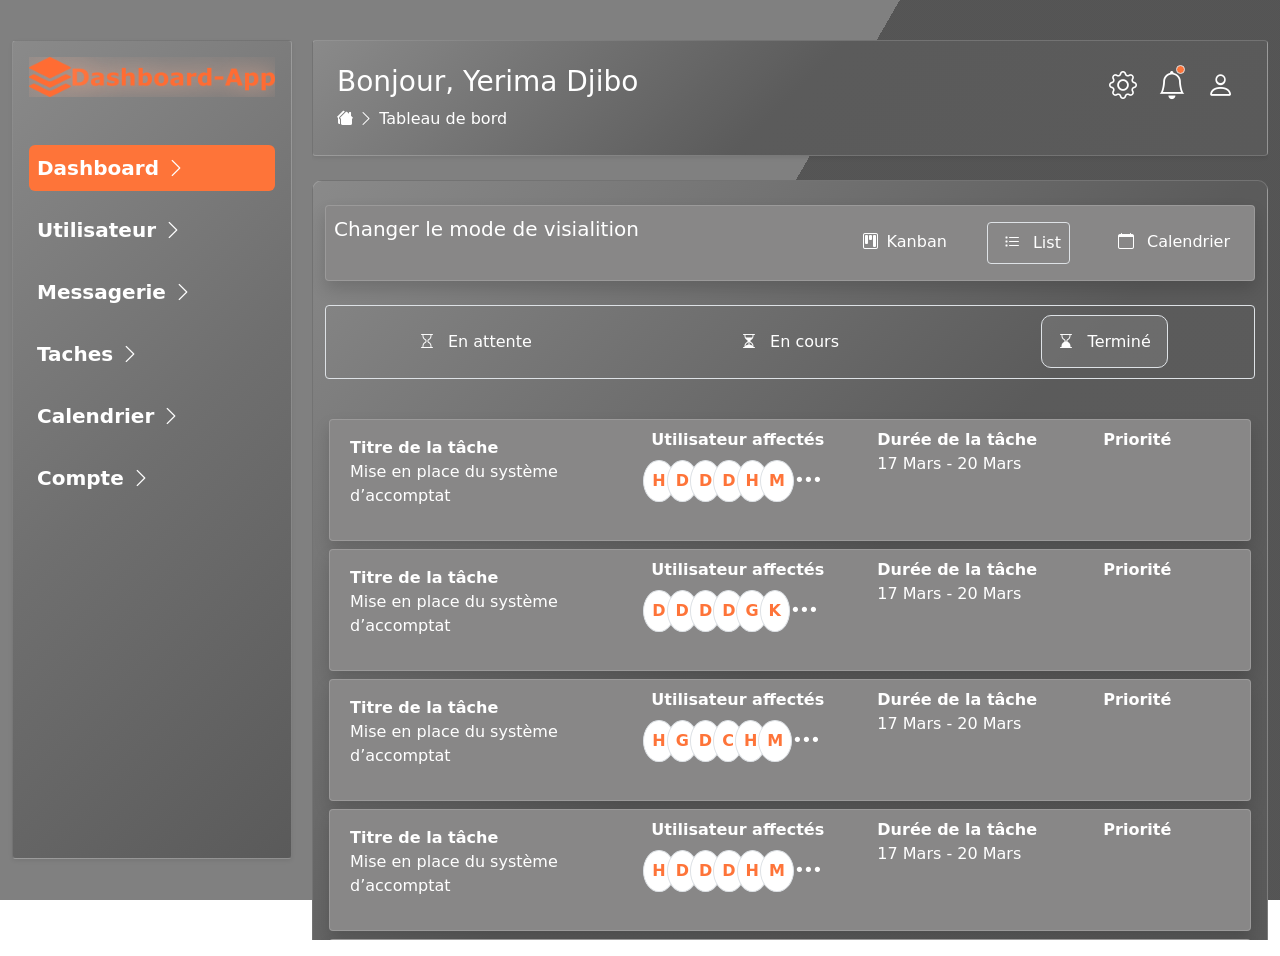
<file: termine.html>
<!DOCTYPE html>
<html lang="en">

<head>
    <meta charset="UTF-8">
    <meta name="viewport" content="width=device-width, initial-scale=1.0">
    <title>Dashboard</title>

    <link rel="stylesheet" href="./style.css">

    <link href="https://cdn.jsdelivr.net/npm/bootstrap@5.0.2/dist/css/bootstrap.min.css" rel="stylesheet"
        integrity="sha384-EVSTQN3/azprG1Anm3QDgpJLIm9Nao0Yz1ztcQTwFspd3yD65VohhpuuCOmLASjC" crossorigin="anonymous">

    <link rel="stylesheet" href="https://cdn.jsdelivr.net/npm/bootstrap-icons@1.13.1/font/bootstrap-icons.min.css">
</head>

<body>

    <!-- carroussels-->
    <div class="bg"></div>
    <div class="bg bg2"></div>
    <div class="bg bg3"></div>
    <!-- carroussels-->



    <div class="container-fluid py-3">

        <nav class="navbar navbar-dark rounded-3 px-3 py-2 d-lg-none mb-3 shadow-lg">
            <button class="btn text-white" type="button" data-bs-toggle="offcanvas" data-bs-target="#sidebarMenu">
                <i class="bi bi-list fs-2"></i>
            </button>

            <img src="./Assets/Logo (1).png" class="img-fluid" />
        </nav>

        <div class="d-flex gap-3 mt-4">

            <!-- SIDEBAR DESKTOP -->
            <aside class="sidebar d-none d-lg-flex flex-column text-white p-3 rounded-1 shadow-sm   position-fixed">

                <div class="mb-4">
                    <img src="./Assets/Logo (1).png" alt="" class="img-fluid">
                </div>

                <div class="d-flex flex-column py-2">

                    <a href="./dashboard.html"
                        class="lienhover text-decoration-none p-2 rounded-2 text-white fw-bolder fs-5 active mt-3">
                        Dashboard
                        <i class="bi bi-chevron-right"></i>
                    </a>

                    <a href="./utilisateur.html"
                        class="lienhover text-decoration-none p-2 rounded-2 text-white fw-bolder fs-5 mt-3">
                        Utilisateur
                        <i class="bi bi-chevron-right"></i>
                    </a>

                    <a href="./messagerie.html"
                        class="lienhover text-decoration-none p-2 rounded-2 text-white fw-bolder fs-5 mt-3">
                        Messagerie
                        <i class="bi bi-chevron-right"></i>
                    </a>

                    <a href="./tache.html"
                        class="lienhover text-decoration-none p-2 rounded-2 text-white fw-bolder fs-5 mt-3">
                        Taches
                        <i class="bi bi-chevron-right"></i>
                    </a>

                    <a href="#" class="lienhover text-decoration-none p-2 rounded-2 text-white fw-bolder fs-5 mt-3">
                        Calendrier
                        <i class="bi bi-chevron-right"></i>
                    </a>

                    <a href="./compte.html"
                        class="lienhover text-decoration-none p-2 rounded-2 text-white fw-bolder fs-5 mt-3">
                        Compte
                        <i class="bi bi-chevron-right"></i>
                    </a>

                </div>



            </aside>
            <!-- sidebar tablette -->
            <div class="offcanvas offcanvas-start text-white sidebar d-lg-none" tabindex="-1" id="sidebarMenu">

                <div class="offcanvas-header border-bottom">

                    <div class="d-flex align-items-center gap-2">
                        <i class="bi bi-stack fs-3"></i>
                        <h4 class="m-0">Dashboard</h4>
                    </div>

                    <button type="button" class="btn-close btn-close-white" data-bs-dismiss="offcanvas">
                    </button>

                </div>

                <div class="offcanvas-body d-flex flex-column">

                    <a href="./dashboard.html"
                        class="lienhover text-decoration-none p-2 rounded-2 text-white fw-bolder fs-5 active mt-3">
                        Dashboard
                        <i class="bi bi-chevron-right"></i>
                    </a>

                    <a href="./utilisateur.html"
                        class="lienhover text-decoration-none p-2 rounded-2 text-white fw-bolder fs-5 mt-3">
                        Utilisateur
                        <i class="bi bi-chevron-right"></i>
                    </a>

                    <a href="./messagerie.html"
                        class="lienhover text-decoration-none p-2 rounded-2 text-white fw-bolder fs-5 mt-3">
                        Messagerie
                        <i class="bi bi-chevron-right"></i>
                    </a>

                    <a href="./tache.html"
                        class="lienhover text-decoration-none p-2 rounded-2 text-white fw-bolder fs-5 mt-3">
                        Taches
                        <i class="bi bi-chevron-right"></i>
                    </a>

                    <a href="./calendrier.html"
                        class="lienhover text-decoration-none p-2 rounded-2 text-white fw-bolder fs-5 mt-3">
                        Calendrier
                        <i class="bi bi-chevron-right"></i>
                    </a>

                    <a href="./compte.html"
                        class="lienhover text-decoration-none p-2 rounded-2 text-white fw-bolder fs-5 mt-3">
                        Compte
                        <i class="bi bi-chevron-right"></i>
                    </a>

                </div>

            </div>




            <main class="main-content  ">

                <div class="couleurunique shadow-sm text-white p-4 d-flex justify-content-between  rounded-1">
                    <div>
                        <h3>Bonjour, Yerima Djibo</h3>
                        <div>
                            <i class="bi bi-houses-fill"></i>
                            <i class="bi bi-chevron-right"></i>
                            <span>Tableau de bord</span>

                        </div>
                    </div>
                    <div>
                        <i class="bi bi-gear fs-3 m-2"></i>
                        <i class="bi bi-bell fs-3 m-2 position-relative"><span
                                class="vide border rounded-circle position-absolute"></span></i>
                        <i class="bi bi-person fs-3 m-2"></i>
                    </div>

                </div>



                <div class="container-fluid couleurunique mt-4 py-4">
                    <div class="moinfoncé p-2 rounded-1 shadow d-flex justify-content-between">
                        <div class="text-white fs-5">
                            <p>Changer le mode de visialition</p>
                        </div>
                        <div class="text-white d-flex gap-3 ">
                            <div class="m-2  p-2 rounded-1 ">
                                <a href="./kanban.html" class="text-decoration-none text-white"> <i
                                        class="bi bi-kanban m-2"></i>Kanban

                                </a>

                            </div>
                            <div class="m-2 border p-2 rounded-1 mode-active">
                                <a href="./tache.html" class="text-decoration-none text-white"> <i
                                        class="bi bi-list-task m-2"></i>
                                    List</a>

                            </div>
                            <div class="m-2  p-2 rounded-1">
                                <i class="bi bi-calendar m-2"></i>
                                Calendrier
                            </div>
                        </div>

                    </div>


                    <div class=" mt-4 border text-center py-4 rounded-1">
                        <div class="row g-3">

                            <div class="col-12 col-md-4 ">
                                <a href="./tache.html" class="text-decoration-none text-white  p-2 rounded-1">
                                    <i class="bi bi-hourglass me-2"></i>
                                    En attente
                                </a>
                            </div>

                            <div class="col-12 col-md-4 ">
                                <a href="./attente.html" class="text-decoration-none text-white  p-2 rounded-1 "> <i
                                        class="bi bi-hourglass-split me-2"></i>
                                    En cours</a>

                            </div>

                            <div class="col-12 col-md-4 ">
                                <a href="./termine.html"
                                    class="text-decoration-none text-white  p-3  mode-active border recp"> <i
                                        class="bi bi-hourglass-bottom me-2"></i>
                                    Terminé</a>

                            </div>

                        </div>

                    </div>


                    <div class=" mt-4 p-3">
                        <div class="row p-2 moinfoncé shadow rounded-1 text-white ">
                            <div class="col-12 col-lg-4 py-2">
                                <span class="fw-bolder">Titre de la tâche</span>
                                <p>Mise en place du système d’accomptat</p>
                            </div>

                            <div class="col-12 col-lg-3">
                                <span class="fw-bolder">Utilisateur affectés</span>
                                <div class="d-flex py-2">
                                    <div
                                        class="border p-2 px-2 text-start rounded-circle bg-white colororange fw-bold bull">
                                        H</div>
                                    <div
                                        class="border p-2 px-2 text-start rounded-circle bg-white colororange fw-bold bull">
                                        D</div>
                                    <div
                                        class="border p-2 px-2 text-start rounded-circle bg-white colororange fw-bold bull">
                                        D</div>
                                    <div
                                        class="border p-2 px-2 text-start rounded-circle bg-white colororange fw-bold bull">
                                        D</div>
                                    <div
                                        class="border p-2 px-2 text-start rounded-circle bg-white colororange fw-bold bull">
                                        H</div>
                                    <div
                                        class="border p-2 px-2 text-start rounded-circle bg-white colororange fw-bold bull">
                                        M</div>
                                    <i class="bi bi-three-dots fs-3"></i>
                                </div>

                            </div>
                            <div class="col-12 col-lg-3">
                                <span class="fw-bolder">Durée de la tâche</span>
                                <p> 17 Mars - 20 Mars</p>
                            </div>
                            <div class="col-12 col-lg-2">
                                <span class="fw-bolder">Priorité</span>

                            </div>
                        </div>
                        <div class="row p-2 moinfoncé shadow rounded-1 text-white mt-2">
                            <div class="col-12 col-lg-4 py-2">
                                <span class="fw-bolder">Titre de la tâche</span>
                                <p>Mise en place du système d’accomptat</p>
                            </div>

                            <div class="col-12 col-lg-3">
                                <span class="fw-bolder">Utilisateur affectés</span>
                                <div class="d-flex py-2">
                                    <div
                                        class="border p-2 px-2 text-start rounded-circle bg-white colororange fw-bold bull">
                                        D</div>
                                    <div
                                        class="border p-2 px-2 text-start rounded-circle bg-white colororange fw-bold bull">
                                        D</div>
                                    <div
                                        class="border p-2 px-2 text-start rounded-circle bg-white colororange fw-bold bull">
                                        D</div>
                                    <div
                                        class="border p-2 px-2 text-start rounded-circle bg-white colororange fw-bold bull">
                                        D</div>
                                    <div
                                        class="border p-2 px-2 text-start rounded-circle bg-white colororange fw-bold bull">
                                        G</div>
                                    <div
                                        class="border p-2 px-2 text-start rounded-circle bg-white colororange fw-bold bull">
                                        K</div>
                                    <i class="bi bi-three-dots fs-3"></i>
                                </div>

                            </div>
                            <div class="col-12 col-lg-3">
                                <span class="fw-bolder">Durée de la tâche</span>
                                <p> 17 Mars - 20 Mars</p>
                            </div>
                            <div class="col-12 col-lg-2">
                                <span class="fw-bolder">Priorité</span>

                            </div>
                        </div>
                        <div class="row p-2 moinfoncé shadow rounded-1 text-white mt-2">
                            <div class="col-12 col-lg-4 py-2">
                                <span class="fw-bolder">Titre de la tâche</span>
                                <p>Mise en place du système d’accomptat</p>
                            </div>

                            <div class="col-12 col-lg-3">
                                <span class="fw-bolder">Utilisateur affectés</span>
                                <div class="d-flex py-2">
                                    <div
                                        class="border p-2 px-2 text-start rounded-circle bg-white colororange fw-bold bull">
                                        H</div>
                                    <div
                                        class="border p-2 px-2 text-start rounded-circle bg-white colororange fw-bold bull">
                                        G</div>
                                    <div
                                        class="border p-2 px-2 text-start rounded-circle bg-white colororange fw-bold bull">
                                        D</div>
                                    <div
                                        class="border p-2 px-2 text-start rounded-circle bg-white colororange fw-bold bull">
                                        C</div>
                                    <div
                                        class="border p-2 px-2 text-start rounded-circle bg-white colororange fw-bold bull">
                                        H</div>
                                    <div
                                        class="border p-2 px-2 text-start rounded-circle bg-white colororange fw-bold bull">
                                        M</div>
                                    <i class="bi bi-three-dots fs-3"></i>
                                </div>

                            </div>
                            <div class="col-12 col-lg-3">
                                <span class="fw-bolder">Durée de la tâche</span>
                                <p> 17 Mars - 20 Mars</p>
                            </div>
                            <div class="col-12 col-lg-2">
                                <span class="fw-bolder">Priorité</span>

                            </div>
                        </div>


                        <div class="row p-2 moinfoncé shadow rounded-1 text-white mt-2">
                            <div class="col-12 col-lg-4 py-2">
                                <span class="fw-bolder">Titre de la tâche</span>
                                <p>Mise en place du système d’accomptat</p>
                            </div>

                            <div class="col-12 col-lg-3">
                                <span class="fw-bolder">Utilisateur affectés</span>
                                <div class="d-flex py-2">
                                    <div
                                        class="border p-2 px-2 text-start rounded-circle bg-white colororange fw-bold bull">
                                        H</div>
                                    <div
                                        class="border p-2 px-2 text-start rounded-circle bg-white colororange fw-bold bull">
                                        D</div>
                                    <div
                                        class="border p-2 px-2 text-start rounded-circle bg-white colororange fw-bold bull">
                                        D</div>
                                    <div
                                        class="border p-2 px-2 text-start rounded-circle bg-white colororange fw-bold bull">
                                        D</div>
                                    <div
                                        class="border p-2 px-2 text-start rounded-circle bg-white colororange fw-bold bull">
                                        H</div>
                                    <div
                                        class="border p-2 px-2 text-start rounded-circle bg-white colororange fw-bold bull">
                                        M</div>
                                    <i class="bi bi-three-dots fs-3"></i>
                                </div>

                            </div>
                            <div class="col-12 col-lg-3">
                                <span class="fw-bolder">Durée de la tâche</span>
                                <p> 17 Mars - 20 Mars</p>
                            </div>
                            <div class="col-12 col-lg-2">
                                <span class="fw-bolder">Priorité</span>

                            </div>
                        </div>
                        <div class="row p-2 moinfoncé shadow rounded-1 text-white mt-2">
                            <div class="col-12 col-lg-4 py-2">
                                <span class="fw-bolder">Titre de la tâche</span>
                                <p>Mise en place du système d’accomptat</p>
                            </div>

                            <div class="col-12 col-lg-3">
                                <span class="fw-bolder">Utilisateur affectés</span>
                                <div class="d-flex py-2">
                                    <div
                                        class="border p-2 px-2 text-start rounded-circle bg-white colororange fw-bold bull">
                                        H</div>
                                    <div
                                        class="border p-2 px-2 text-start rounded-circle bg-white colororange fw-bold bull">
                                        D</div>
                                    <div
                                        class="border p-2 px-2 text-start rounded-circle bg-white colororange fw-bold bull">
                                        D</div>
                                    <div
                                        class="border p-2 px-2 text-start rounded-circle bg-white colororange fw-bold bull">
                                        D</div>
                                    <div
                                        class="border p-2 px-2 text-start rounded-circle bg-white colororange fw-bold bull">
                                        H</div>
                                    <div
                                        class="border p-2 px-2 text-start rounded-circle bg-white colororange fw-bold bull">
                                        M</div>
                                    <i class="bi bi-three-dots fs-3"></i>
                                </div>

                            </div>
                            <div class="col-12 col-lg-3">
                                <span class="fw-bolder">Durée de la tâche</span>
                                <p> 17 Mars - 20 Mars</p>
                            </div>
                            <div class="col-12 col-lg-2">
                                <span class="fw-bolder">Priorité</span>

                            </div>
                        </div>

                    </div>



                </div>




            </main>
        </div>

    </div>




    <script src="https://cdn.jsdelivr.net/npm/bootstrap@5.0.2/dist/js/bootstrap.bundle.min.js"
        integrity="sha384-MrcW6ZMFYlzcLA8Nl+NtUVF0sA7MsXsP1UyJoMp4YLEuNSfAP+JcXn/tWtIaxVXM"
        crossorigin="anonymous"></script>

</body>

</html>
</file>
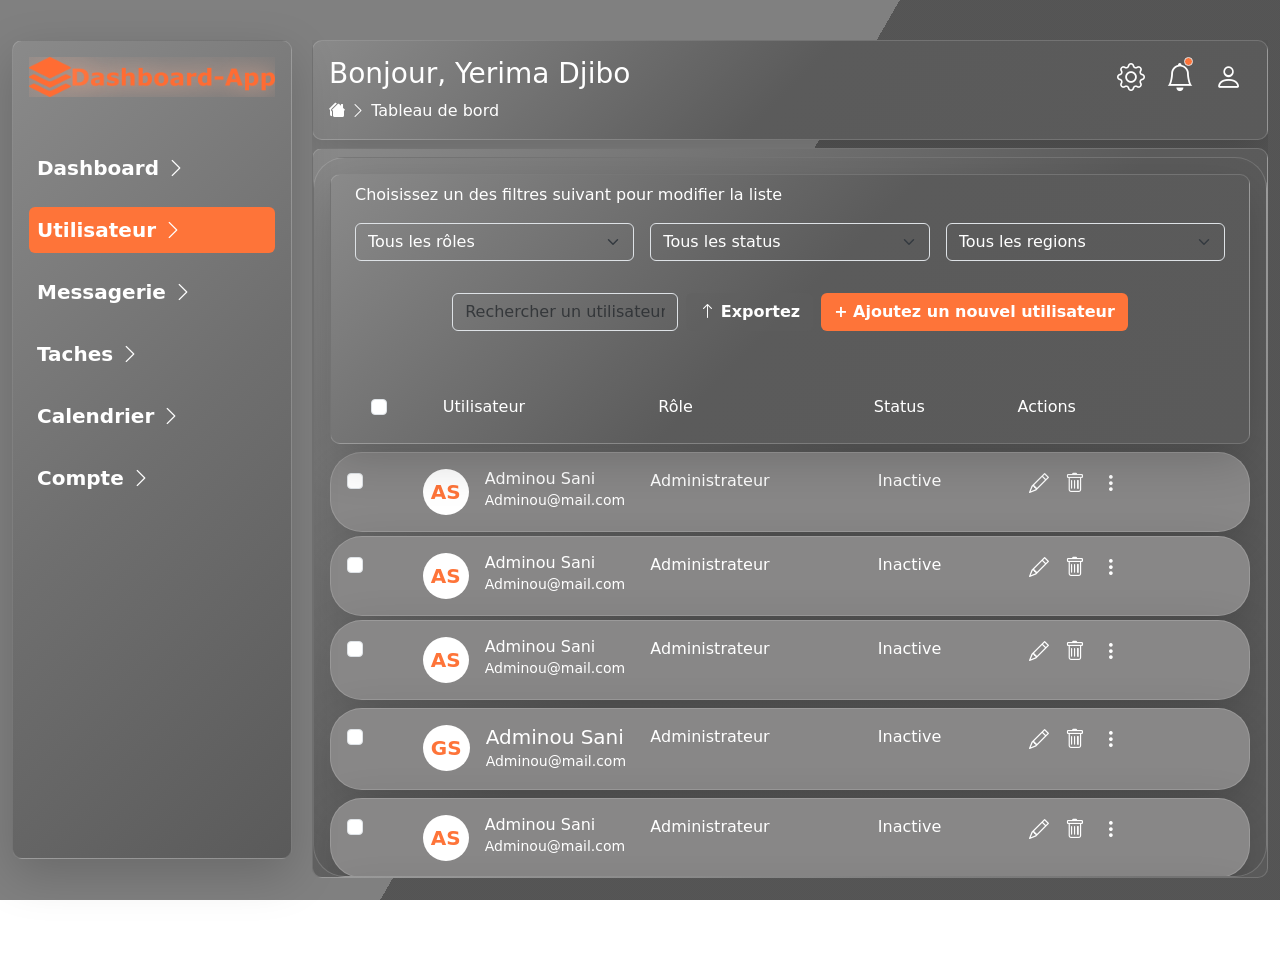
<file: utilisateur.html>
<!DOCTYPE html>
<html lang="en">

<head>
    <meta charset="UTF-8">
    <meta name="viewport" content="width=device-width, initial-scale=1.0">
    <title>Dashboard</title>

    <link rel="stylesheet" href="./style.css">

    <link href="https://cdn.jsdelivr.net/npm/bootstrap@5.0.2/dist/css/bootstrap.min.css" rel="stylesheet"
        integrity="sha384-EVSTQN3/azprG1Anm3QDgpJLIm9Nao0Yz1ztcQTwFspd3yD65VohhpuuCOmLASjC" crossorigin="anonymous">

    <link rel="stylesheet" href="https://cdn.jsdelivr.net/npm/bootstrap-icons@1.13.1/font/bootstrap-icons.min.css">
</head>

<body>

    <!-- carroussels-->
    <div class="bg"></div>
    <div class="bg bg2"></div>
    <div class="bg bg3"></div>
    <!-- carroussels-->



    <div class="container-fluid py-3">

        <nav class="navbar navbar-dark rounded-3 px-3 py-2 d-lg-none mb-3 shadow-lg">
            <button class="btn text-white" type="button" data-bs-toggle="offcanvas" data-bs-target="#sidebarMenu">
                <i class="bi bi-list fs-2"></i>
            </button>

            <img src="./Assets/Logo (1).png" class="img-fluid petite" />
        </nav>

        <div class="d-flex gap-3 mt-4">

            <!-- SIDEBAR DESKTOP -->
            <aside class="sidebar d-none d-lg-flex flex-column text-white p-3  shadow-lg   position-fixed">

                <div class="mb-4">
                    <img src="./Assets/Logo (1).png" alt="" class="img-fluid">
                </div>

                <div class="d-flex flex-column py-2">

                    <a href="./dashboard.html"
                        class="lienhover text-decoration-none p-2 rounded-2 text-white fw-bolder fs-5  mt-3">
                        Dashboard
                        <i class="bi bi-chevron-right"></i>
                    </a>

                    <a href="./utilisateur.html"
                        class="lienhover text-decoration-none p-2 rounded-2 text-white fw-bolder fs-5 mt-3 active">
                        Utilisateur
                        <i class="bi bi-chevron-right"></i>
                    </a>

                    <a href="./messagerie.html"
                        class="lienhover text-decoration-none p-2 rounded-2 text-white fw-bolder fs-5 mt-3">
                        Messagerie
                        <i class="bi bi-chevron-right"></i>
                    </a>

                    <a href="./tache.html"
                        class="lienhover text-decoration-none p-2 rounded-2 text-white fw-bolder fs-5 mt-3">
                        Taches
                        <i class="bi bi-chevron-right"></i>
                    </a>

                    <a href="#" class="lienhover text-decoration-none p-2 rounded-2 text-white fw-bolder fs-5 mt-3">
                        Calendrier
                        <i class="bi bi-chevron-right"></i>
                    </a>

                    <a href="./compte.html"
                        class="lienhover text-decoration-none p-2 rounded-2 text-white fw-bolder fs-5 mt-3">
                        Compte
                        <i class="bi bi-chevron-right"></i>
                    </a>

                </div>



            </aside>
            <!-- sidebar tablette -->
            <div class="offcanvas offcanvas-start text-white sidebar d-lg-none" tabindex="-1" id="sidebarMenu">

                <div class="offcanvas-header border-bottom">

                    <div class="d-flex align-items-center gap-2">
                        <i class="bi bi-stack fs-3"></i>
                        <h4 class="m-0">Dashboard</h4>
                    </div>

                    <button type="button" class="btn-close btn-close-white" data-bs-dismiss="offcanvas">
                    </button>

                </div>

                <div class="offcanvas-body d-flex flex-column">

                    <a href="./dashboard.html"
                        class="lienhover text-decoration-none p-2 rounded-2 text-white fw-bolder fs-5 active mt-3">
                        Dashboard
                        <i class="bi bi-chevron-right"></i>
                    </a>

                    <a href="./utilisateur.html"
                        class="lienhover text-decoration-none p-2 rounded-2 text-white fw-bolder fs-5 mt-3">
                        Utilisateur
                        <i class="bi bi-chevron-right"></i>
                    </a>

                    <a href="./messagerie.html"
                        class="lienhover text-decoration-none p-2 rounded-2 text-white fw-bolder fs-5 mt-3">
                        Messagerie
                        <i class="bi bi-chevron-right"></i>
                    </a>

                    <a href="./tache.html"
                        class="lienhover text-decoration-none p-2 rounded-2 text-white fw-bolder fs-5 mt-3">
                        Taches
                        <i class="bi bi-chevron-right"></i>
                    </a>

                    <a href="./calendrier.html"
                        class="lienhover text-decoration-none p-2 rounded-2 text-white fw-bolder fs-5 mt-3">
                        Calendrier
                        <i class="bi bi-chevron-right"></i>
                    </a>

                    <a href="./compte.html"
                        class="lienhover text-decoration-none p-2 rounded-2 text-white fw-bolder fs-5 mt-3">
                        Compte
                        <i class="bi bi-chevron-right"></i>
                    </a>

                </div>

            </div>

        </div>

        <main class="main-content  ">
            <div class="couleurunique shadow-lg text-white p-3 d-flex justify-content-between  position-mdeia">
                <div>
                    <h3 class="grandeur">Bonjour, Yerima Djibo</h3>
                    <div>
                        <i class="bi bi-houses-fill tableau"></i>
                        <i class="bi bi-chevron-right tableau"></i>
                        <span class=" tableau">Tableau de bord</span>

                    </div>
                </div>
                <div>
                    <i class="bi bi-gear fs-3 m-2  icons-petite"></i>
                    <i class="bi bi-bell fs-3 m-2 position-relative  icons-petite"><span
                            class="vide border rounded-circle position-absolute"></span></i>
                    <i class="bi bi-person fs-3 m-2  icons-petite"></i>
                </div>

            </div>





            <div class=" couleurunique  text-white mt-2 ">
                <div data-bs-spy="scroll" data-bs-target="#navbar-example2" data-bs-smooth-scroll="true"
                    class="scrollspy-example p-3 rounded-5 mt-2 couleurunique" tabindex="0"
                    style="min-height: 80vh; overflow-y: scroll;">



                    <!-- NAVBAR -->
                    <nav id="navbar-example2" class="navbar couleurunique px-4  shadow-lg">

                        <div class="w-100 text-white">

                            <p>
                                Choisissez un des filtres suivant pour modifier la liste
                            </p>

                            <div class="row g-3">

                                <div class="col-lg-4">
                                    <select class="form-select text-white bg-transparent">
                                        <option>Tous les rôles</option>
                                    </select>
                                </div>

                                <div class="col-lg-4">
                                    <select class="form-select text-white bg-transparent">
                                        <option>Tous les status</option>
                                    </select>
                                </div>

                                <div class="col-lg-4">
                                    <select class="form-select text-white bg-transparent">
                                        <option>Tous les regions</option>
                                    </select>
                                </div>

                            </div>

                            <div class="row justify-content-center mt-4 g-2">

                                <div class="col-auto">
                                    <input type="text" class="form-control bg-transparent"
                                        placeholder="Rechercher un utilisateur.....">
                                </div>

                                <div class="col-auto">
                                    <button class="btn couleurunique1 text-white fw-bold">
                                        <i class="bi bi-arrow-up"></i>
                                        Exportez
                                    </button>
                                </div>

                                <div class="col-auto">
                                    <button class="btn text-white fw-bold bacground grandeur">
                                        + Ajoutez un nouvel utilisateur
                                    </button>
                                </div>

                            </div>

                            <div class="row mt-5 p-3">

                                <div class="col-6 col-md-1">
                                    <input type="checkbox" class="form-check-input">
                                </div>

                                <div class="col-6 col-md-3 text-start">
                                    Utilisateur
                                </div>

                                <div class="col-6 col-md-3">
                                    Rôle
                                </div>

                                <div class="col-6 col-md-2">
                                    Status
                                </div>

                                <div class="col-6 col-md-3">
                                    Actions
                                </div>

                            </div>

                        </div>

                    </nav>

                   
                        <div class="mt-2">
                        <div id="scrollspyHeading1">

                            <div class=" rounded-5 shadow-lg moinfoncé">

                                <div class="row p-3">

                                    <div class="col-md-1 col-2">
                                        <input type="checkbox" class="form-check-input">
                                    </div>

                                    <div class="col-md-3 d-flex align-items-start gap-3 col-4">

                                        <div class="avatar rounded-circle colororange fw-bold p-2 fs-5 ">
                                            AS
                                        </div>

                                        <div>
                                            <h6 class="mb-0">Adminou Sani</h6>
                                            <small class="">Adminou@mail.com</small>
                                        </div>

                                    </div>

                                    <div class="col-md-3 col-4">
                                        Administrateur
                                    </div>

                                    <div class="col-md-2 col-3">
                                        Inactive
                                    </div>

                                    <div class="col-md-3 d-flex gap-3 col-4">

                                        <i class="bi bi-pencil fs-5 fw-bold "></i>
                                        <i class="bi bi-trash fs-5 fw-bold "></i>
                                        <i class="bi bi-three-dots-vertical fs-5 fw-bold "></i>

                                    </div>

                                </div>

                            </div>

                            <div class="mt-1 shadow-lg rounded-5 moinfoncé">

                                <div class="row p-3">

                                    <div class="col-md-1 col-2">
                                        <input type="checkbox" class="form-check-input">
                                    </div>

                                    <div class="col-md-3 d-flex align-items-start gap-3 col-4">

                                        <div class="avatar rounded-circle colororange fw-bold p-2 fs-5 ">
                                            AS
                                        </div>

                                        <div>
                                            <h6 class="mb-0">Adminou Sani</h6>
                                            <small class="">Adminou@mail.com</small>
                                        </div>

                                    </div>

                                    <div class="col-md-3 col-4">
                                        Administrateur
                                    </div>

                                    <div class="col-md-2 col-3">
                                        Inactive
                                    </div>

                                    <div class="col-md-3 d-flex gap-3 col-4">

                                        <i class="bi bi-pencil fs-5 fw-bold "></i>
                                        <i class="bi bi-trash fs-5 fw-bold "></i>
                                        <i class="bi bi-three-dots-vertical fs-5 fw-bold "></i>

                                    </div>

                                </div>

                            </div>
                            <div class="mt-1 shadow-lg rounded-5 moinfoncé">

                             
                                <div class="row p-3">

                                    <div class="col-md-1 col-2">
                                        <input type="checkbox" class="form-check-input">
                                    </div>

                                    <div class="col-md-3 d-flex align-items-start gap-3 col-4">

                                        <div class="avatar rounded-circle colororange fw-bold p-2 fs-5 ">
                                            AS
                                        </div>

                                        <div>
                                            <h6 class="mb-0">Adminou Sani</h6>
                                            <small class="">Adminou@mail.com</small>
                                        </div>

                                    </div>

                                    <div class="col-md-3 col-4">
                                        Administrateur
                                    </div>

                                    <div class="col-md-2 col-3">
                                        Inactive
                                    </div>

                                    <div class="col-md-3 d-flex gap-3 col-4">

                                        <i class="bi bi-pencil fs-5 fw-bold "></i>
                                        <i class="bi bi-trash fs-5 fw-bold "></i>
                                        <i class="bi bi-three-dots-vertical fs-5 fw-bold "></i>

                                    </div>

                                </div>

                            </div>

                            <div class="mt-2 shadow-lg rounded-5  moinfoncé">

                                <div class="row p-3">

                                    <div class="col-md-1">
                                        <input type="checkbox" class="form-check-input">
                                    </div>

                                    <div class="col-md-3 d-flex align-items-start gap-3">

                                        <div class="avatar rounded-circle colororange fw-bold p-2 fs-5">
                                            GS
                                        </div>

                                        <div>
                                            <h5 class="mb-0">Adminou Sani</h5>
                                            <small>Adminou@mail.com</small>
                                        </div>

                                    </div>

                                    <div class="col-md-3">
                                        Administrateur
                                    </div>

                                    <div class="col-md-2">
                                        Inactive
                                    </div>

                                    <div class="col-md-3 d-flex gap-3">

                                        <i class="bi bi-pencil fs-5 fw-bold"></i>
                                        <i class="bi bi-trash fs-5 fw-bold"></i>
                                        <i class="bi bi-three-dots-vertical fs-5 fw-bold"></i>

                                    </div>

                                </div>

                            </div>

                            <div class="mt-2 shadow-lg rounded-5  moinfoncé">

                          
                                <div class="row p-3">

                                    <div class="col-md-1 col-2">
                                        <input type="checkbox" class="form-check-input">
                                    </div>

                                    <div class="col-md-3 d-flex align-items-start gap-3 col-4">

                                        <div class="avatar rounded-circle colororange fw-bold p-2 fs-5 ">
                                            AS
                                        </div>

                                        <div>
                                            <h6 class="mb-0">Adminou Sani</h6>
                                            <small class="">Adminou@mail.com</small>
                                        </div>

                                    </div>

                                    <div class="col-md-3 col-4">
                                        Administrateur
                                    </div>

                                    <div class="col-md-2 col-3">
                                        Inactive
                                    </div>

                                    <div class="col-md-3 d-flex gap-3 col-4">

                                        <i class="bi bi-pencil fs-5 fw-bold "></i>
                                        <i class="bi bi-trash fs-5 fw-bold "></i>
                                        <i class="bi bi-three-dots-vertical fs-5 fw-bold "></i>

                                    </div>

                                </div>

                            </div>
                            <div class="mt-2 shadow-lg rounded-5  moinfoncé">

                                <div class="row p-3">

                                    <div class="col-md-1 col-2">
                                        <input type="checkbox" class="form-check-input">
                                    </div>

                                    <div class="col-md-3 d-flex align-items-start gap-3 col-4">

                                        <div class="avatar rounded-circle colororange fw-bold p-2 fs-5 ">
                                            AS
                                        </div>

                                        <div>
                                            <h6 class="mb-0">Adminou Sani</h6>
                                            <small class="">Adminou@mail.com</small>
                                        </div>

                                    </div>

                                    <div class="col-md-3 col-4">
                                        Administrateur
                                    </div>

                                    <div class="col-md-2 col-3">
                                        Inactive
                                    </div>

                                    <div class="col-md-3 d-flex gap-3 col-4">

                                        <i class="bi bi-pencil fs-5 fw-bold "></i>
                                        <i class="bi bi-trash fs-5 fw-bold "></i>
                                        <i class="bi bi-three-dots-vertical fs-5 fw-bold "></i>

                                    </div>

                                </div>

                            </div>
                            <div class="mt-2 shadow-lg rounded-5  moinfoncé">

                         
                                <div class="row p-3">

                                    <div class="col-md-1 col-2">
                                        <input type="checkbox" class="form-check-input">
                                    </div>

                                    <div class="col-md-3 d-flex align-items-start gap-3 col-4">

                                        <div class="avatar rounded-circle colororange fw-bold p-2 fs-5 ">
                                            AS
                                        </div>

                                        <div>
                                            <h6 class="mb-0">Adminou Sani</h6>
                                            <small class="">Adminou@mail.com</small>
                                        </div>

                                    </div>

                                    <div class="col-md-3 col-4">
                                        Administrateur
                                    </div>

                                    <div class="col-md-2 col-3">
                                        Inactive
                                    </div>

                                    <div class="col-md-3 d-flex gap-3 col-4">

                                        <i class="bi bi-pencil fs-5 fw-bold "></i>
                                        <i class="bi bi-trash fs-5 fw-bold "></i>
                                        <i class="bi bi-three-dots-vertical fs-5 fw-bold "></i>

                                    </div>

                                </div>

                            </div>
                            <div class="mt-2 shadow-lg rounded-5  moinfoncé">

                                <div class="row p-3">

                                    <div class="col-md-1 col-2">
                                        <input type="checkbox" class="form-check-input">
                                    </div>

                                    <div class="col-md-3 d-flex align-items-start gap-3 col-4">

                                        <div class="avatar rounded-circle colororange fw-bold p-2 fs-5 ">
                                            AS
                                        </div>

                                        <div>
                                            <h6 class="mb-0">Adminou Sani</h6>
                                            <small class="">Adminou@mail.com</small>
                                        </div>

                                    </div>

                                    <div class="col-md-3 col-4">
                                        Administrateur
                                    </div>

                                    <div class="col-md-2 col-3">
                                        Inactive
                                    </div>

                                    <div class="col-md-3 d-flex gap-3 col-4">

                                        <i class="bi bi-pencil fs-5 fw-bold "></i>
                                        <i class="bi bi-trash fs-5 fw-bold "></i>
                                        <i class="bi bi-three-dots-vertical fs-5 fw-bold "></i>

                                    </div>

                                </div>

                            </div>
                            <div class="mt-2 shadow-lg rounded-5  moinfoncé">

                                <div class="row p-3">

                                    <div class="col-md-1 col-2">
                                        <input type="checkbox" class="form-check-input">
                                    </div>

                                    <div class="col-md-3 d-flex align-items-start gap-3 col-4">

                                        <div class="avatar rounded-circle colororange fw-bold p-2 fs-5 ">
                                            AS
                                        </div>

                                        <div>
                                            <h6 class="mb-0">Adminou Sani</h6>
                                            <small class="">Adminou@mail.com</small>
                                        </div>

                                    </div>

                                    <div class="col-md-3 col-4">
                                        Administrateur
                                    </div>

                                    <div class="col-md-2 col-3">
                                        Inactive
                                    </div>

                                    <div class="col-md-3 d-flex gap-3 col-4">

                                        <i class="bi bi-pencil fs-5 fw-bold "></i>
                                        <i class="bi bi-trash fs-5 fw-bold "></i>
                                        <i class="bi bi-three-dots-vertical fs-5 fw-bold "></i>

                                    </div>

                                </div>

                            </div>
                            <div class="mt-2 shadow-lg rounded-5  moinfoncé">

                               
                                <div class="row p-3">

                                    <div class="col-md-1 col-2">
                                        <input type="checkbox" class="form-check-input">
                                    </div>

                                    <div class="col-md-3 d-flex align-items-start gap-3 col-4">

                                        <div class="avatar rounded-circle colororange fw-bold p-2 fs-5 ">
                                            AS
                                        </div>

                                        <div>
                                            <h6 class="mb-0">Adminou Sani</h6>
                                            <small class="">Adminou@mail.com</small>
                                        </div>

                                    </div>

                                    <div class="col-md-3 col-4">
                                        Administrateur
                                    </div>

                                    <div class="col-md-2 col-3">
                                        Inactive
                                    </div>

                                    <div class="col-md-3 d-flex gap-3 col-4">

                                        <i class="bi bi-pencil fs-5 fw-bold "></i>
                                        <i class="bi bi-trash fs-5 fw-bold "></i>
                                        <i class="bi bi-three-dots-vertical fs-5 fw-bold "></i>

                                    </div>

                                </div>

                            </div>
                            <div class="mt-2 shadow-lg rounded-5  moinfoncé">

                            
                                <div class="row p-3">

                                    <div class="col-md-1 col-2">
                                        <input type="checkbox" class="form-check-input">
                                    </div>

                                    <div class="col-md-3 d-flex align-items-start gap-3 col-4">

                                        <div class="avatar rounded-circle colororange fw-bold p-2 fs-5 ">
                                            AS
                                        </div>

                                        <div>
                                            <h6 class="mb-0">Adminou Sani</h6>
                                            <small class="">Adminou@mail.com</small>
                                        </div>

                                    </div>

                                    <div class="col-md-3 col-4">
                                        Administrateur
                                    </div>

                                    <div class="col-md-2 col-3">
                                        Inactive
                                    </div>

                                    <div class="col-md-3 d-flex gap-3 col-4">

                                        <i class="bi bi-pencil fs-5 fw-bold "></i>
                                        <i class="bi bi-trash fs-5 fw-bold "></i>
                                        <i class="bi bi-three-dots-vertical fs-5 fw-bold "></i>

                                    </div>

                                </div>

                            </div>

                        </div>

                    </div>
                </div>
            </div>


    </div>

    </main>

    </div>




    <script src="https://cdn.jsdelivr.net/npm/bootstrap@5.0.2/dist/js/bootstrap.bundle.min.js"
        integrity="sha384-MrcW6ZMFYlzcLA8Nl+NtUVF0sA7MsXsP1UyJoMp4YLEuNSfAP+JcXn/tWtIaxVXM"
        crossorigin="anonymous"></script>

</body>

</html>
</file>
<file: style.css>
* {
  margin: 0;
  padding: 0;
  box-sizing: border-box;
}

body {
  overflow: hidden;
}

.bg {
  animation: slide 50s ease-in-out infinite alternate;
  background-image: linear-gradient(-60deg, #3D3D3D 50%, #6E6E6E 50%);
  bottom: 0;
  left: -50%;
  opacity: .5;
  position: fixed;
  right: -50%;
  top: 0;
  z-index: -1;
}

.bg2 {
  animation-direction: alternate-reverse;
  animation-duration: 12s;
}

.form-taille {
  width: 100%;
  max-width: 500px;
}

.bg3 {
  animation-duration: 15s;
}

@keyframes slide {
  0% {
    transform: translateX(-25%);
  }

  100% {
    transform: translateX(25%);
  }
}

.blanche {
  background: linear-gradient(135deg, #8A8A8A, #5B5B5B, #5A5A5A);
  width: 470px;
  border: solid hsla(0, 0%, 100%, 0.329) 1px;
}

.hauteur {
  height: 100vh;
}

.bacground {
  background-color: #FE7439 !important;
  cursor: pointer;

}

.sidebar {
  width: 280px;
  background: linear-gradient(135deg, #8A8A8A, #5B5B5B, #5A5A5A);
  height: 91vh;
  border-radius: 10px;
}

.lienhover:hover {
  background-color: #a6a6a677;
}

.active {
  background: #FE7439;
}

.main-content {
  height: 100vh !important;
  margin-left: 300px;
  flex: 1;
  overflow: hidden !important;
}

.sidebar {
  background: linear-gradient(135deg, #8A8A8A, #6F6F6F, #5A5A5A);
  border: solid hsla(0, 0%, 100%, 0.148) 1px;
}

.couleurunique {
  background: linear-gradient(135deg, #8A8A8A, #5B5B5B, #5A5A5A);
  border: solid hsla(0, 0%, 100%, 0.148) 1px;
  border-radius: 10px;

}

.vide {
  width: 9px;
  height: 9px;
  right: 1px;
  background-color: #FE7439;
}

.drapeau {
  width: 80%;
  height: 50%;
}

.lienhover1 {
  background: linear-gradient(135deg, #8A8A8A, #6F6F6F, #5A5A5A);
  border: solid hsla(0, 0%, 100%, 0.047) 1px;
  border-radius: 10px;
}

.tret-orange {
  display: inline-block;
  width: 50px;
  height: 20px;
  background-color: #FE7738;
}

.tret {
  display: inline-block;
  width: 50px;
  height: 20px;
  background-color: #FFBDA3;
}

.tret-fre {
  background-color: #FBDBCE;
}

.loren {
  background-color: #cecbcbe2 !important;
}

.couleurunique1 {
  background-color: #60606054 !important;
}

.colororange {
  color: #FE7439;
  background-color: white;
}

.moinfoncé {
  background-color: #888787;
  border: solid hsla(0, 0%, 100%, 0.157) 1px;
  border-radius: 10px;
}

nav .nav-link.active {
  background-color: #f8f0f077 !important;

}

.mode-active {
  cursor: pointer;

}

.bull {
  margin-left: -8px;
}

.bull1 {
  margin-left: -12px;
  font-size: 20px;
}

.nonfoncé {
  background-color: #B2B1B1;
}

.profil {
  width: 220px;
  height: 250px;
}

.orange-div {
  border: solid #FE7539 1px;
  background-color: #641f0217;
  color: #C47457;
}

.emation button:hover {
  background-color: #a6a6a645 !important;
}

.recp {
  width: 150px;
  height: 50px;
  border-radius: 10px;
  background-color: #88878760;
  border: solid hsla(0, 0%, 100%, 0.379) 1px;
  border-radius: 10px;

}

.scrollspy-example {
  height: 600px;
  overflow-y: auto;
}

.nav-pills .nav-link {
  color: white;
}

.nav-pills .nav-link.active {
  background-color: orange;
  color: white;
}

.couleurunique1 {
  background-color: #a9a7a71f;
}


.scrollspy-example::-webkit-scrollbar {
  display: none;
}

.scrollspy-example {
  -ms-overflow-style: none;
  scrollbar-width: none;
}

.drapeau path {
  transition: all 0.3s ease;
}

.drapeau path:hover {
  fill: #f28451 !important;
  stroke: #fff;
  cursor: pointer;
  transform: scale(1.02);
}

#taskTab .nav-link {
  background: transparent !important;
  border: none;
  color: white;
}

#taskTab .nav-link.active {
  color: white !important;
}

#taskTab .nav-link:focus,
#taskTab .nav-link:active {
  background: #888787 !important;
}




/* Onglet actif */
#messagerieTab .nav-link.active.onglet-special {

  background-color: #5d5d5d68 !important;
  border-radius: 10px;
  color: white !important;
}

.contenu-scrollable {
  height: 600px;
  overflow-y: auto;
}


@media (max-width:1024px) {
  .annulation{
    width: auto !important;
    font-size: 14px;
  }
  
}
@media (max-width: 991px) {

  .main-content {
    width: 100%;
    margin-left: 0;
  }

}

@media (max-width:425px) {
  .petite {
    width: 50%;
    height: 50%;
  }

  .grandeur {
    font-size: 12px;
  }

  .annulation {
    width: auto !important;
    font-size: 13px;
    border: none;
    background-color: transparent;
  }

}

@media (max-width:320px) {
  .icons-petite {
    font-size: 2px !important;
    margin: 0 !important;
  }

  .tableau {
    font-size: 10px;
  }

}
</file>
